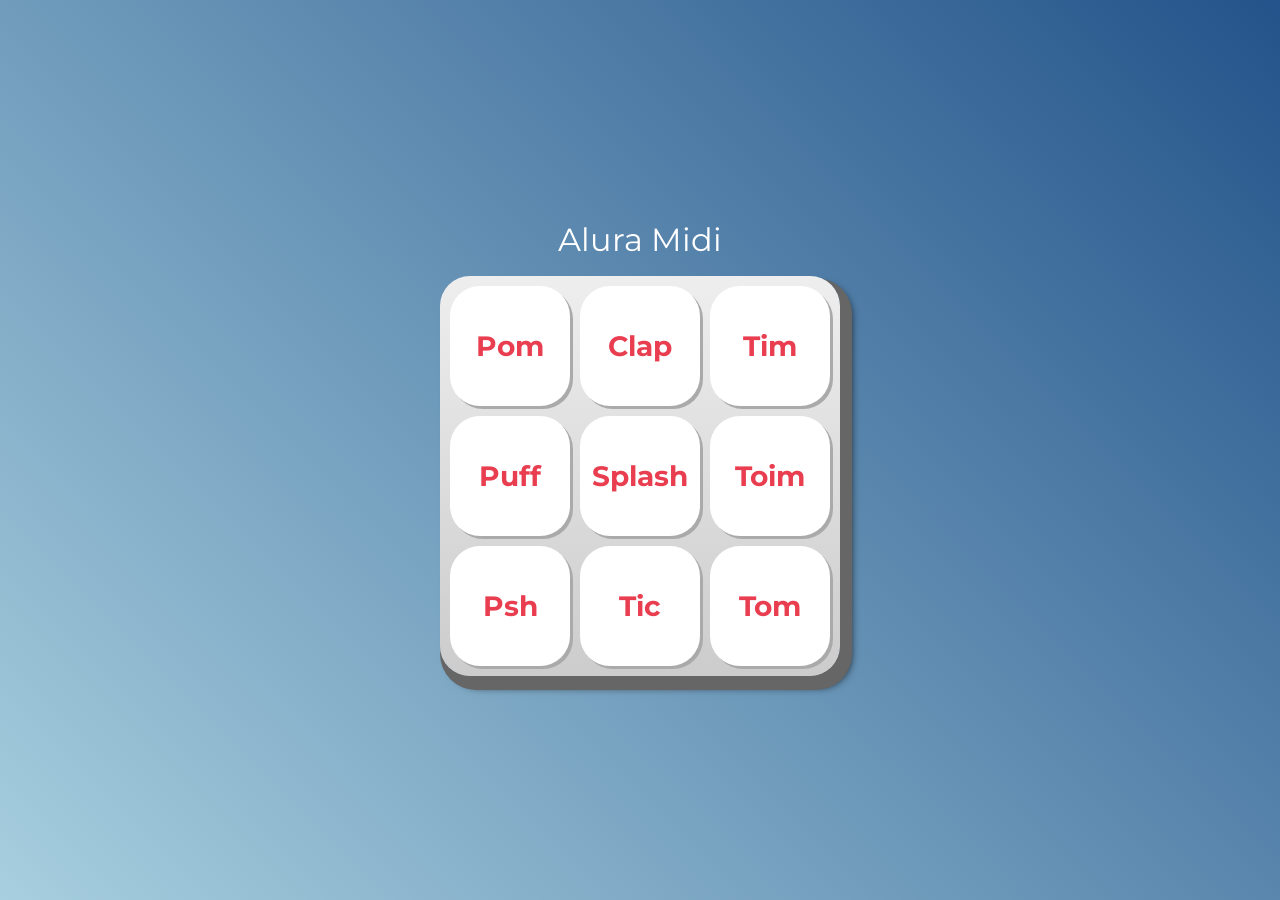
<file: aluramidi/index.html>
<!DOCTYPE html>
<html lang="pt-BR">
<head>
    <meta charset="UTF-8">
    <meta http-equiv="X-UA-Compatible" content="IE=edge">
    <meta name="viewport" content="width=device-width, initial-scale=1.0">

    <title>Alura MIDI</title>

    <link rel="preconnect" href="https://fonts.googleapis.com">
    <link rel="preconnect" href="https://fonts.gstatic.com" crossorigin>
    <link href="https://fonts.googleapis.com/css2?family=Montserrat:wght@500;600&display=swap" rel="stylesheet">

    <link rel="icon" type="image/png" href="images/bateria.png">
    <link rel="stylesheet" href="css/reset.css">
    <link rel="stylesheet" href="css/estilos.css">

</head>
<body>

    <h1>Alura Midi</h1>

    <section class="teclado">
        <button class="tecla tecla_pom">Pom</button>
        <button class="tecla tecla_clap">Clap</button>
        <button class="tecla tecla_tim">Tim</button>

        <button class="tecla tecla_puff">Puff</button>
        <button class="tecla tecla_splash">Splash</button>
        <button class="tecla tecla_toim">Toim</button>

        <button class="tecla tecla_psh">Psh</button>
        <button class="tecla tecla_tic">Tic</button>
        <button class="tecla tecla_tom">Tom</button>
    </section>

    <audio src="sounds/keyq.wav" id="som_tecla_pom"></audio>
    <audio src="sounds/keyw.wav" id="som_tecla_clap"></audio>
    <audio src="sounds/keye.wav" id="som_tecla_tim"></audio>
    <audio src="sounds/keya.wav" id="som_tecla_puff"></audio>
    <audio src="sounds/keys.wav" id="som_tecla_splash"></audio>
    <audio src="sounds/keyd.wav" id="som_tecla_toim"></audio>
    <audio src="sounds/keyz.wav" id="som_tecla_psh"></audio>
    <audio src="sounds/keyx.wav" id="som_tecla_tic"></audio>
    <audio src="sounds/keyc.wav" id="som_tecla_tom"></audio>
    
    <script src="main.js"></script>
</body>
</html>
</file>
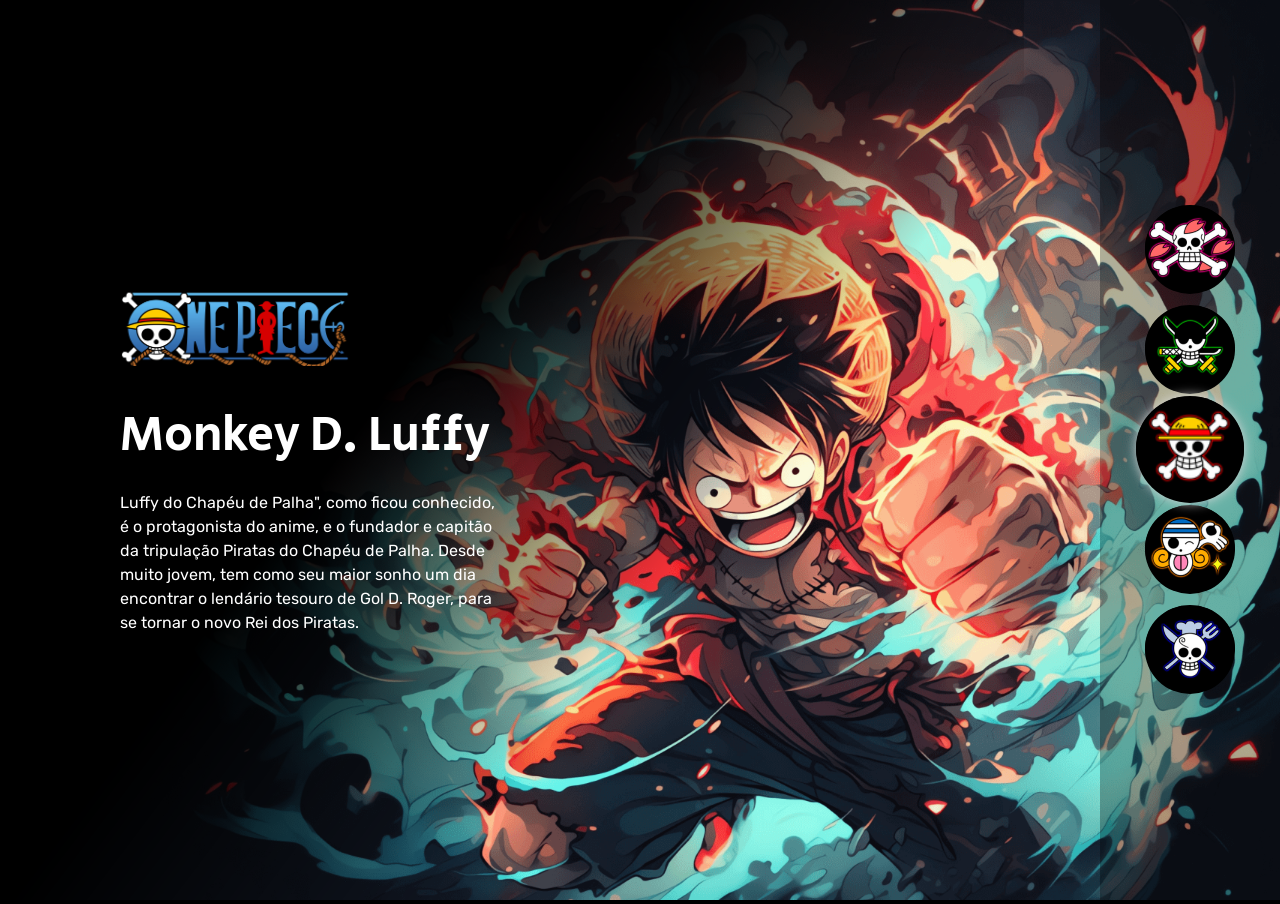
<file: one_piece/index.html>
<!DOCTYPE html>
<html lang="pt-BR">
	<head>
		<meta charset="UTF-8" />
		<meta name="viewport" content="width=device-width, initial-scale=1.0" />

		<link rel="preconnect" href="https://fonts.googleapis.com" />
		<link rel="preconnect" href="https://fonts.gstatic.com" crossorigin />
		<link href="https://fonts.googleapis.com/css2?family=Rubik&family=Secular+One&display=swap" rel="stylesheet" />

		<link rel="stylesheet" href="./src/css/reset.css" />
		<link rel="stylesheet" href="./src/css/estilos.css" />
		<link rel="stylesheet" href="./src/css/responsivo.css" />

		<title>One Piece - Semana do Zero ao Programador Contratado</title>
	</head>

	<body>
		<main class="personagens">
			<div class="personagem">
				<img class="imagem" src="./src/imagens/personagem-tony-chopper.png" alt="Personagem Tony Chopper" />
				<div class="conteudo">
					<i class="logo"></i>
					<h2 class="nome-personagem">Tony Chopper</h2>
					<p class="descricao">Esta pequena rena ganhou a habilidade de mudar sua forma e de pensar como humanos após comer a fruta Hito Hito no Mi. Chopper é um valioso membro da tripulação dos Piratas do Chapéu de Palha, atuando como médico da tripulação.</p>
				</div>
			</div>

			<div class="personagem">
				<img class="imagem" src="./src/imagens/personagem-roronoa-zoro.png" alt="Personagem Roronoa Zoro" />
				<div class="conteudo">
					<i class="logo"></i>
					<h2 class="nome-personagem">Roronoa Zoro</h2>
					<p class="descricao">Primeiro pirata (segundo membro se contarmos com Luffy) a se juntar à tripulação de Piratas do Chapéu de Palha, Zoro aceitou o convite de Luffy após o capitão salvar sua vida.</p>
				</div>
			</div>

			<div class="personagem selecionado">
				<img class="imagem" src="./src/imagens/personagem-monkey-d-luffy.png" alt="Personagem Monkey D. Luffy" />
				<div class="conteudo">
					<i class="logo"></i>
					<h2 class="nome-personagem">Monkey D. Luffy</h2>
					<p class="descricao">Luffy do Chapéu de Palha", como ficou conhecido, é o protagonista do anime, e o fundador e capitão da tripulação Piratas do Chapéu de Palha. Desde muito jovem, tem como seu maior sonho um dia encontrar o lendário tesouro de Gol D. Roger, para se tornar o novo Rei dos Piratas.</p>
				</div>
			</div>

			<div class="personagem">

				<img class="imagem" src="./src/imagens/personagem-nami.png" alt="Personagem Nami" />
				<div class="conteudo">
					<i class="logo"></i>
					<h2 class="nome-personagem">Nami</h2>
					<p class="descricao">órfã de guerra, ainda criança Nami foi adotada por Bell-mère, uma mulher da Marinha. Enquanto crescia ao lado de sua irmã adotiva Nojiko, Nami já demonstrava sua paixão por desenhar mapas, sonhando em um dia fazer o mapa de todo o mundo.</p>
				</div>
			</div>

			<div class="personagem">
				<img class="imagem" src="./src/imagens/personagem-sanji.png" alt="Personagem Sanji" />
				<div class="conteudo">
					<i class="logo"></i>
					<h2 class="nome-personagem">Sanji</h2>
					<p class="descricao">Também conhecido como "Perna Negra" Sanji, este pirata foi o quinto a integrar a tripulação de Luffy. Suas ações como pirata lhe renderam a terceira maior recompensa entre os membros do Chapéu de Palha, além de atuar como cozinheiro oficial do grupo.</p>
				</div>
			</div>
		</main>
		<ul class="botoes">
			<li>
				<button class="botao">
					<img src="./src/imagens/tripulacao-chopper.png" alt="Tripulação Chopper" />
				</button>
			</li>
			<li>
				<button class="botao">
					<img src="./src/imagens/tripulacao-zoro.png" alt="Tripulação Roronoa Zoro" />
				</button>
			</li>
			<li>
				<button class="botao selecionado">
					<img src="./src/imagens/tripulacao-luffy.png" alt="Tripulação Monkey D. Luffy" />
				</button>
			</li>
			<li>
				<button class="botao">
					<img src="./src/imagens/tripulacao-nami.png" alt="Tripulação Nami" />
				</button>
			</li>
			<li>
				<button class="botao">
					<img src="./src/imagens/tripulacao-sanji.png" alt="Tripulação Sanji" />
				</button>
			</li>
		</ul>

		<script src="./src/js/index.js"></script>
	</body>
</html>
</file>
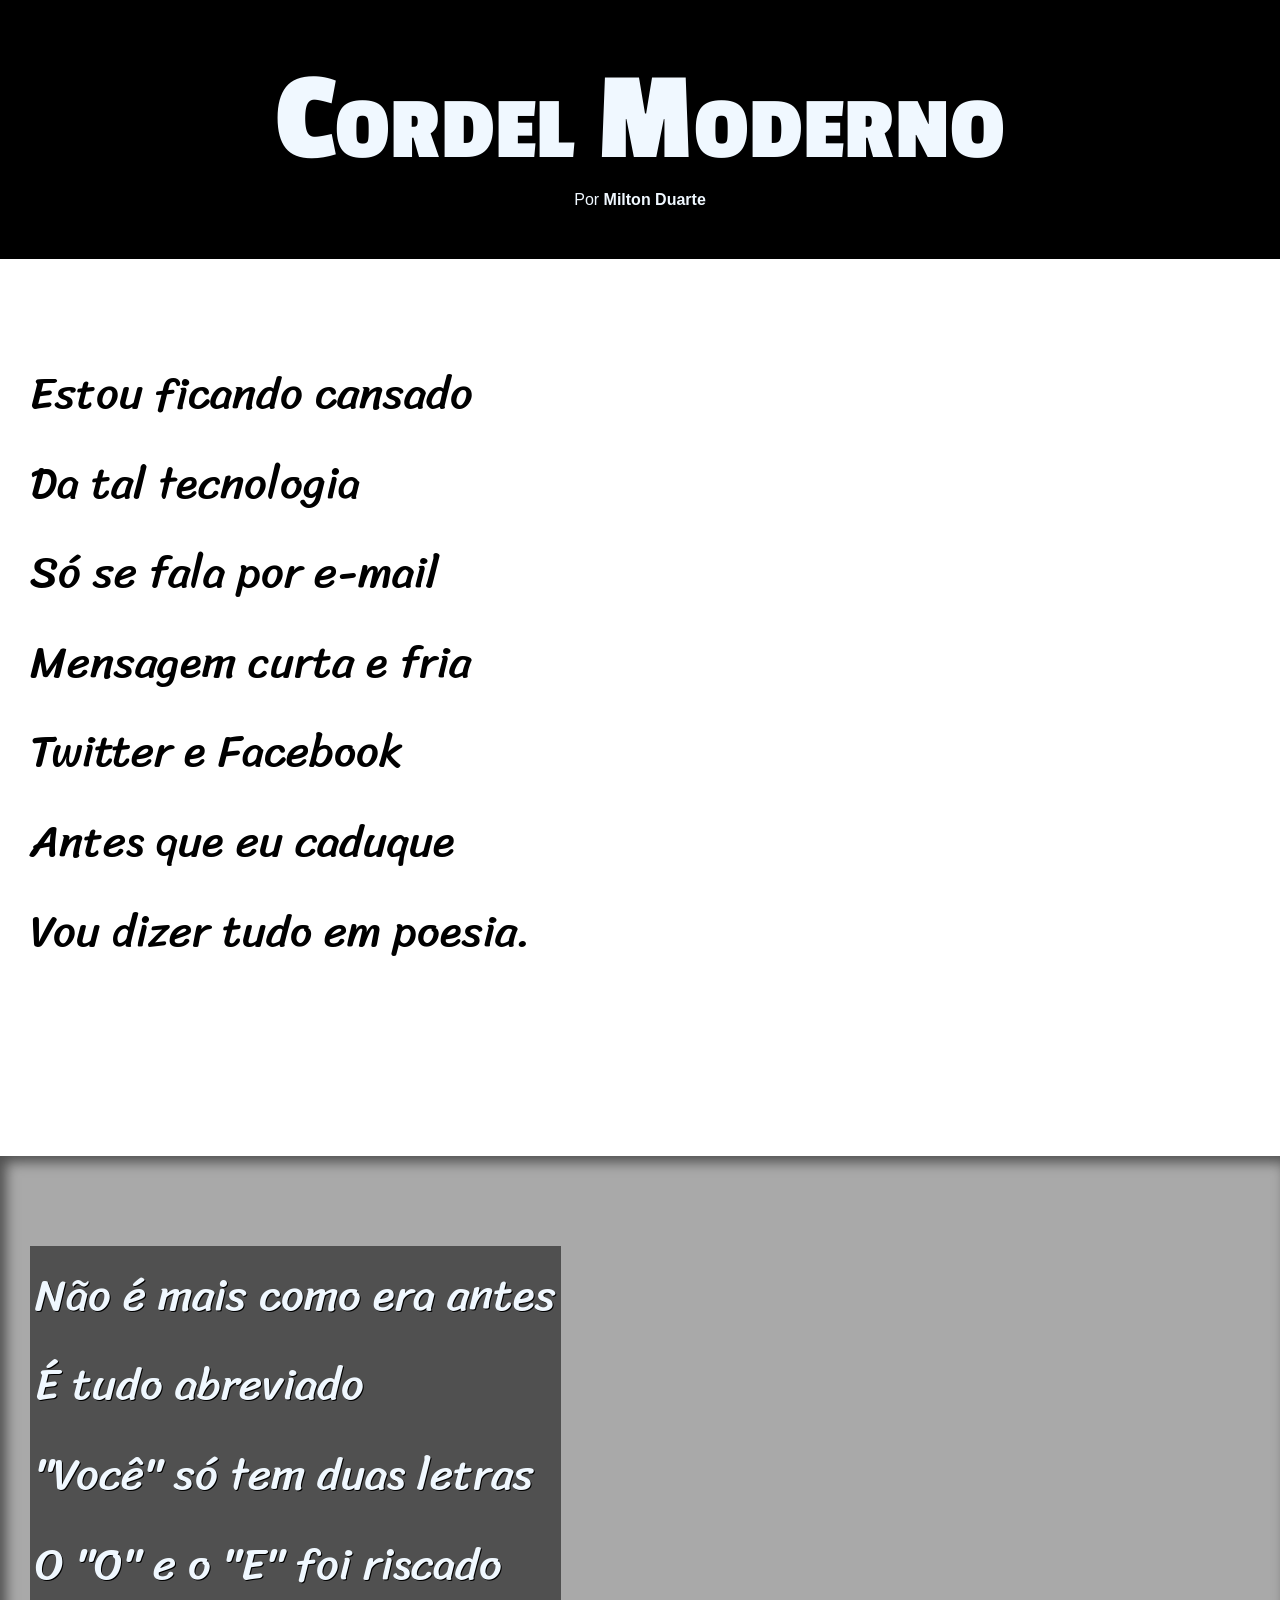
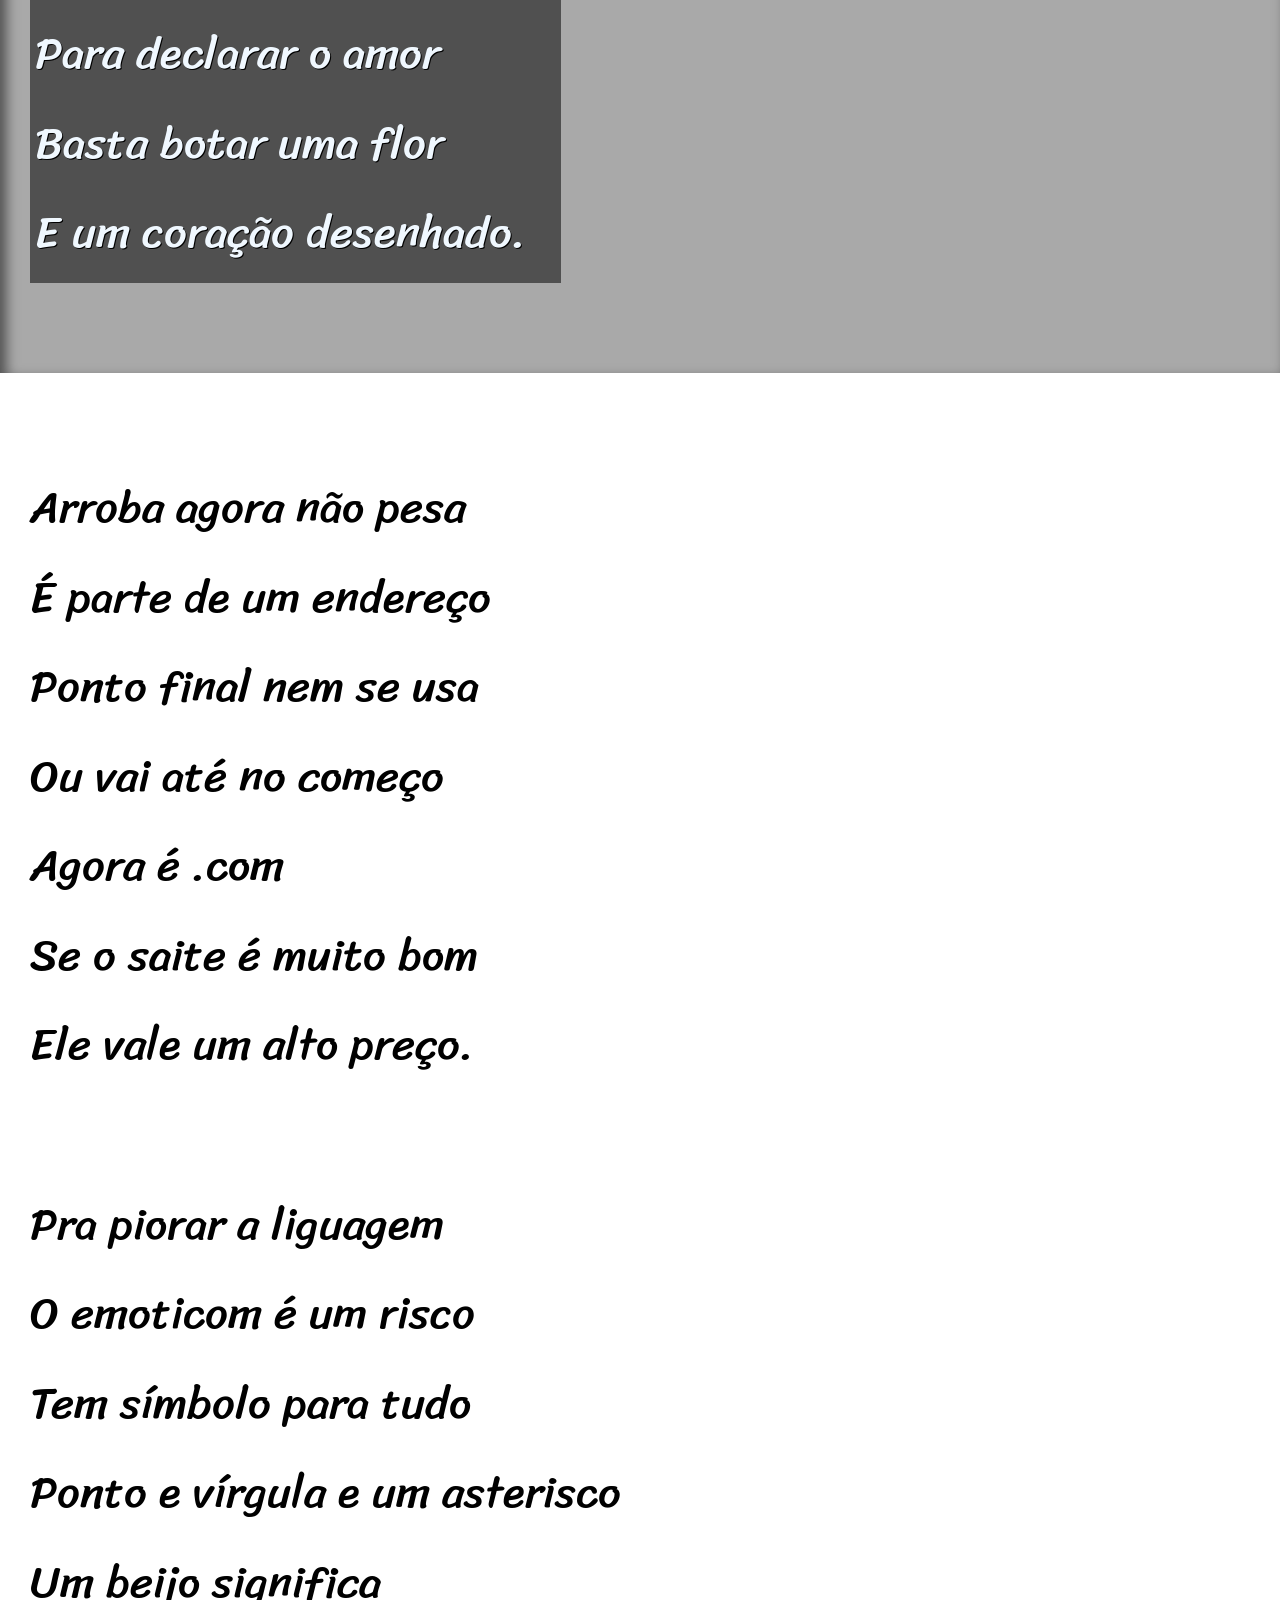
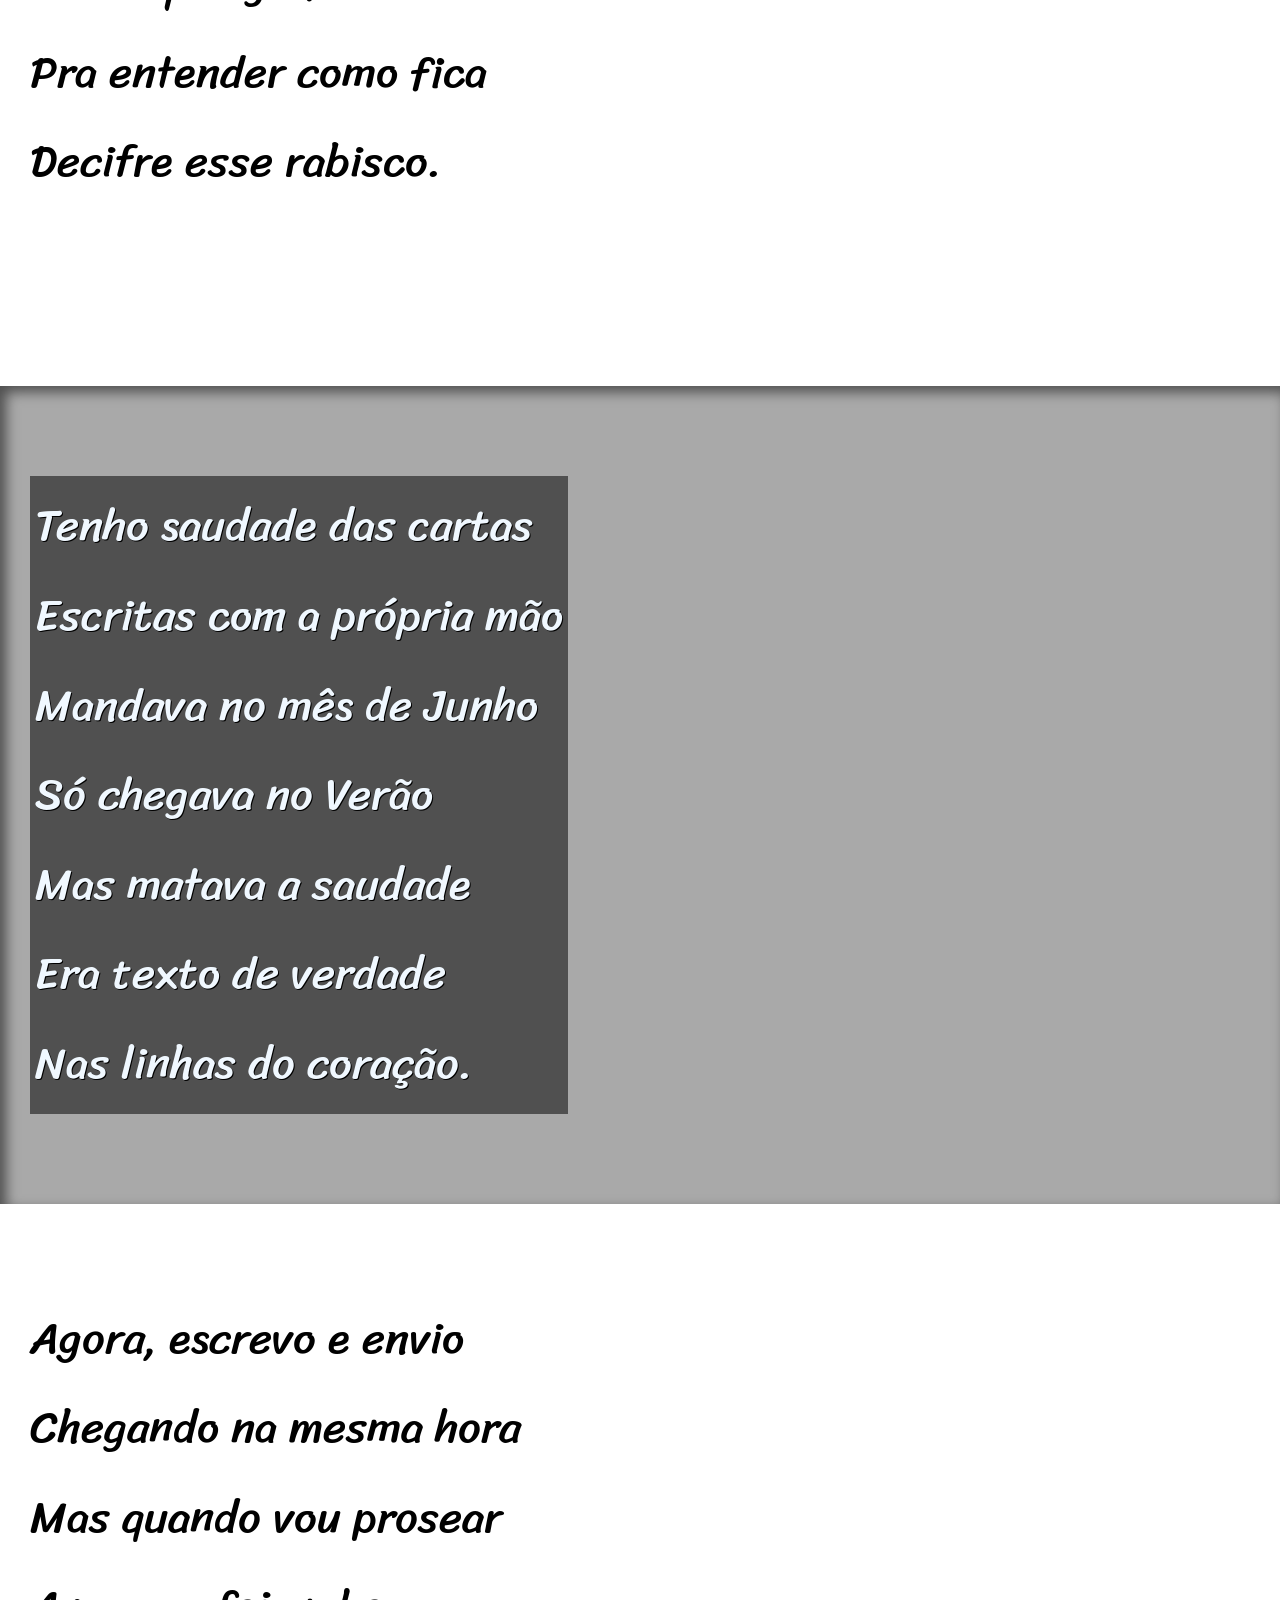
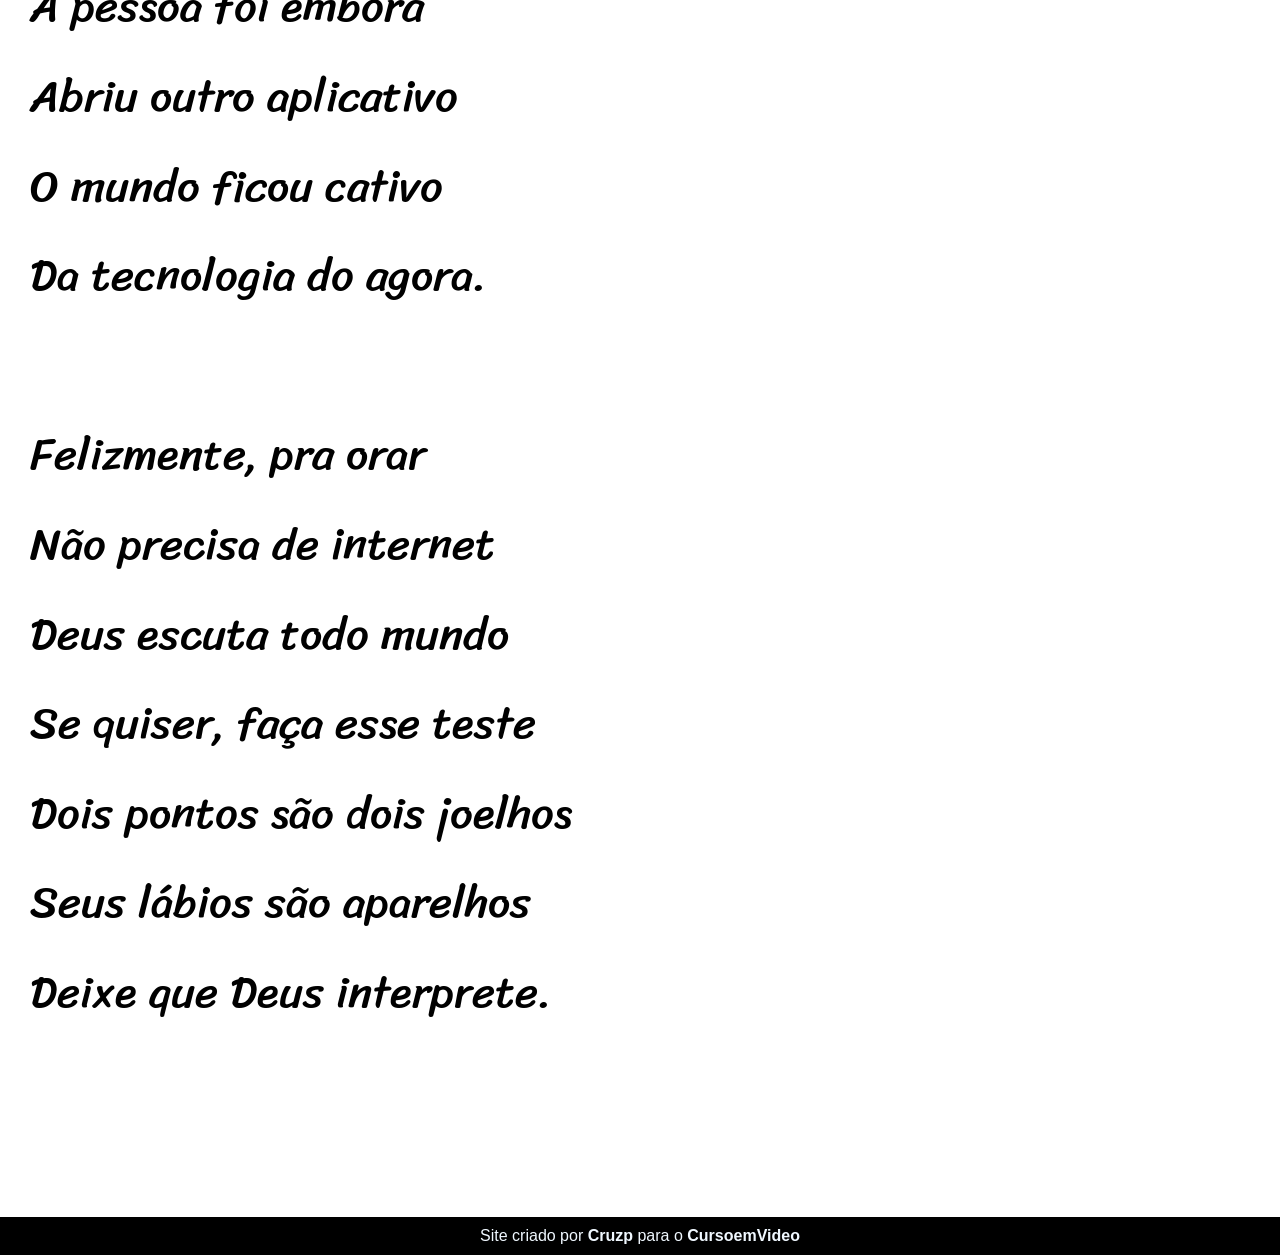
<file: projeto-site-cordel/index.html>
<!DOCTYPE html>
<html lang="ptbr">
<head>
    <meta charset="UTF-8">
    <meta http-equiv="X-UA-Compatible" content="IE=edge">
    <meta name="viewport" content="width=device-width, initial-scale=1.0">
    <title>Cordel Moderno</title>
    <link rel="stylesheet" href="style.css">
    <link rel="shortcut icon" href="imagens/favicon-32x32.png" type="image/x-icon">
</head>
<body>
    <header>
        <h1>Cordel Moderno</h1>
        <p>Por <a href="https://www.recantodasletras.com.br/poesias/3186743" target="_blank">Milton Duarte</a></p>

    </header>

    <section class="text">
        <p>
            Estou ficando cansado <br>
            Da tal tecnologia <br>
            Só se fala por e-mail <br>
            Mensagem curta e fria <br>
            Twitter e Facebook <br>
            Antes que eu caduque <br>
            Vou dizer tudo em poesia. <br>   
        </p>
    </section>
    <section class="image" id="img01">
        <p>
            Não é mais como era antes <br>
            É tudo abreviado <br>
            "Você" só tem duas letras <br>
            O "O" e o "E" foi riscado <br>
            Para declarar o amor <br>
            Basta botar uma flor <br>
            E um coração desenhado. <br>
        </p>
    </section>
    <section class="text">
        <p>
            Arroba agora não pesa <br>
            É parte de um endereço <br>
            Ponto final nem se usa <br>
            Ou vai até no começo <br>
            Agora é .com <br>
            Se o saite é muito bom <br>
            Ele vale um alto preço. <br>
        </p>
        <p>    
            Pra piorar a liguagem <br>
            O emoticom é um risco <br>
            Tem símbolo para tudo <br>
            Ponto e vírgula e um asterisco <br>
            Um beijo significa <br>
            Pra entender como fica <br>
            Decifre esse rabisco. <br>
        </p>
    </section>
    <section class="image" id="img02">
        <p>
            Tenho saudade das cartas <br>
            Escritas com a própria mão <br>
            Mandava no mês de Junho <br>
            Só chegava no Verão <br>
            Mas matava a saudade <br>
            Era texto de verdade <br>
            Nas linhas do coração.  <br>
        </p>
    </section>
    <section class="text">
        <p>
            Agora, escrevo e envio <br>
            Chegando na mesma hora <br>
            Mas quando vou prosear <br>
            A pessoa foi embora <br>
            Abriu outro aplicativo <br>
            O mundo ficou cativo <br>
            Da tecnologia do agora. <br>
        </p>
        <p>    
            Felizmente, pra orar <br>
            Não precisa de internet <br>
            Deus escuta todo mundo <br>
            Se quiser, faça esse teste <br>
            Dois pontos são dois joelhos <br>
            Seus lábios são aparelhos <br>
            Deixe que Deus interprete. 
        </p>
    </section>
    <footer>
        <p>Site criado por <a href="https://github.com/cruzpdev" target="_blank">Cruzp</a> para o <a href="https://www.cursoemvideo.com/" target="_blank">CursoemVideo</a></p>
    </footer>
</body>
</html>
</file>
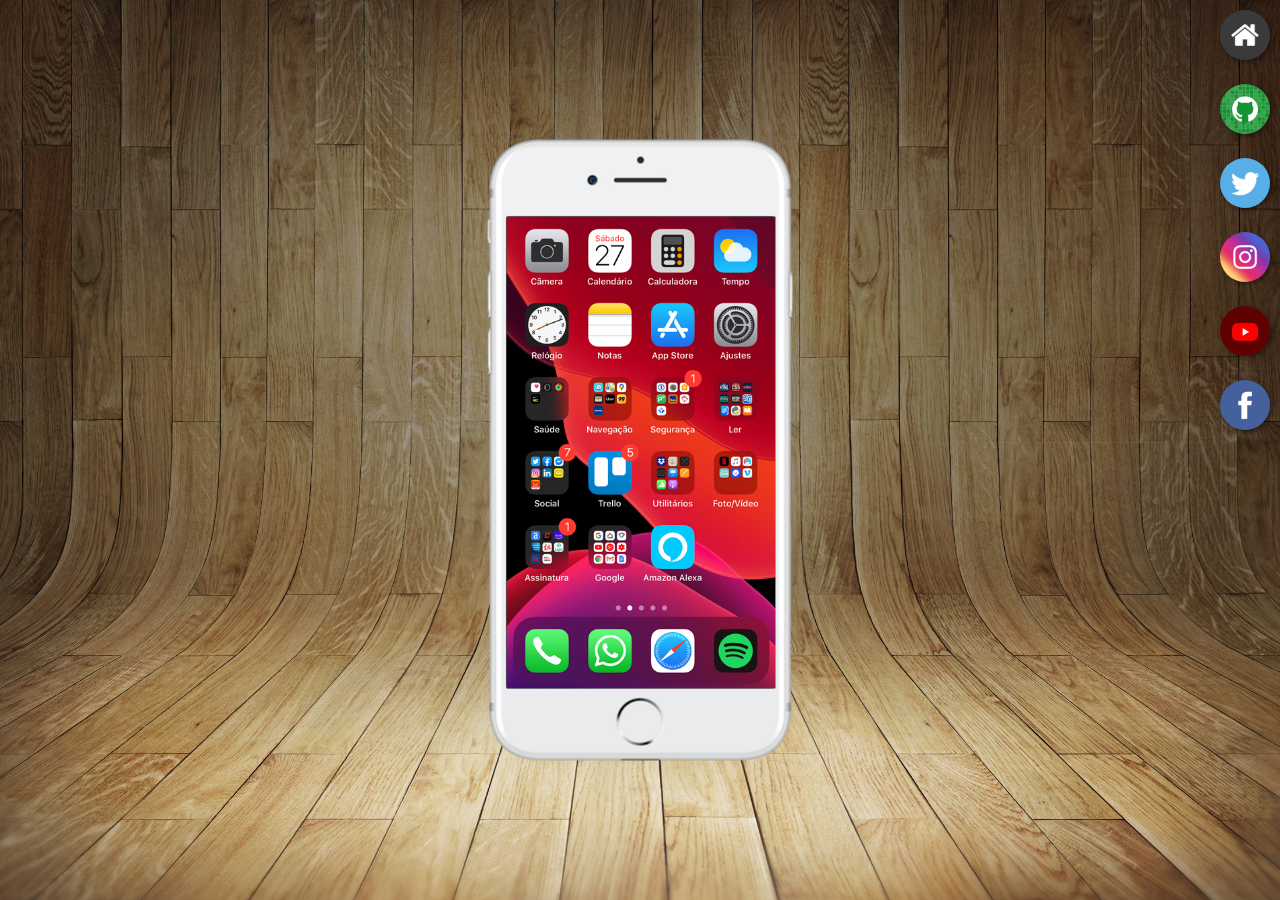
<file: projeto-social/index.html>
<!DOCTYPE html>
<html lang="ptbr">

<head>
    <meta charset="UTF-8">
    <meta http-equiv="X-UA-Compatible" content="IE=edge">
    <meta name="viewport" content="width=device-width, initial-scale=1.0">
    <title>Projeto Redes Sociais</title>
    <link rel="stylesheet" href="estilos/style.css">
    <link rel="shortcut icon" href="favicon.ico" type="image/x-icon">
</head>

<body>
    <main>
       
        <section id="celular">
            <iframe src="home.html" frameborder="0" name="tela" id="tela">
                Seu navegador não é compatível com isso
            </iframe>
        </section>
       
        <section id="redes">
           <a href="home.html" target="tela"><img src="imagens/logo-home.jpg" alt="Home"></a> <br>
           <a href="github.html" target="tela"><img src="imagens/logo-github.jpg" alt="Github"></a> <br>
           <a href="twitter.html" target="tela"><img src="imagens/logo-twitter.jpg" alt="Twitter"></a> <br>
           <a href="instagram.html" target="tela"><img src="imagens/logo-instagram.jpg" alt="Instagram"></a> <br>
           <a href="youtube.html" target="tela"><img src="imagens/logo-youtube.jpg" alt="YouTube"></a> <br>
           <a href="facebook.html" target="tela"><img src="imagens/logo-facebook.jpg" alt="Facebook"></a> 
        </section>
    </main>
</body>

</html>
</file>
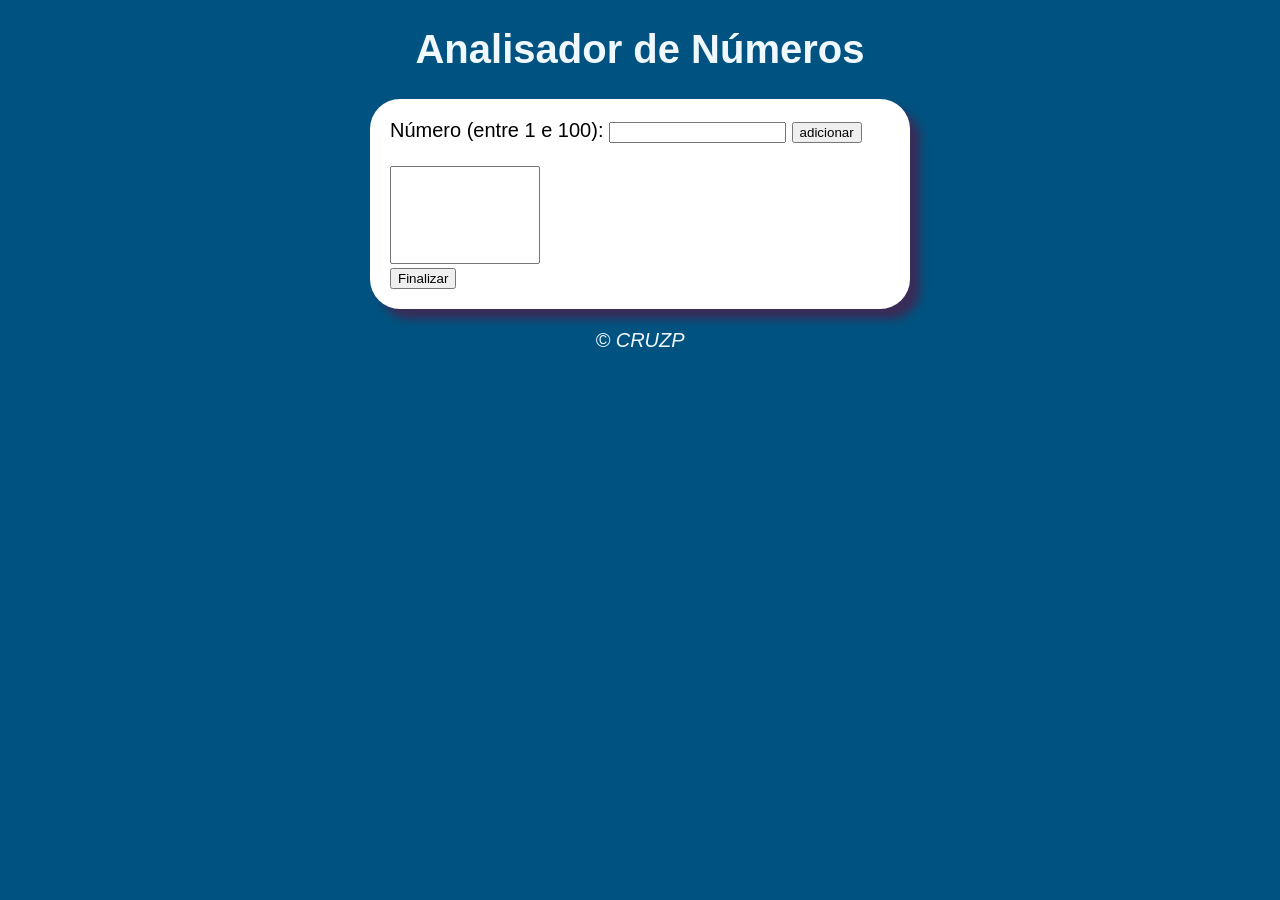
<file: analisador de números/modelo copy.html>
<!DOCTYPE html>
<html lang="pt-br">
<head>
    <meta charset="UTF-8">
    <meta http-equiv="X-UA-Compatible" content="IE=edge">
    <meta name="viewport" content="width=device-width, initial-scale=1.0">
    <title>modelo</title>
    <link rel="stylesheet" href="parteestilo copy.css">
</head>
<body>
    <header>
        <h1>Analisador de Números</h1>
    </header>
    
    <section>
        <div>
             Número (entre 1 e 100):
             <input type="number" name="txtn" id="txtn"> 
             <input type="button" value="adicionar" onclick= "adicionar()">
             <br><br><select name="lista" id="lista" size="6"></select>
             <br><input type="button" value="Finalizar" onclick="finalizar()">
             
        </div>
        <div id = 'res'>
            
        </div>
    </section>

    <footer>
        <p>&copy CRUZP</p>
    </footer>
    
    <script src="partejs.js"></script>
</body>
  
</html>
</file>
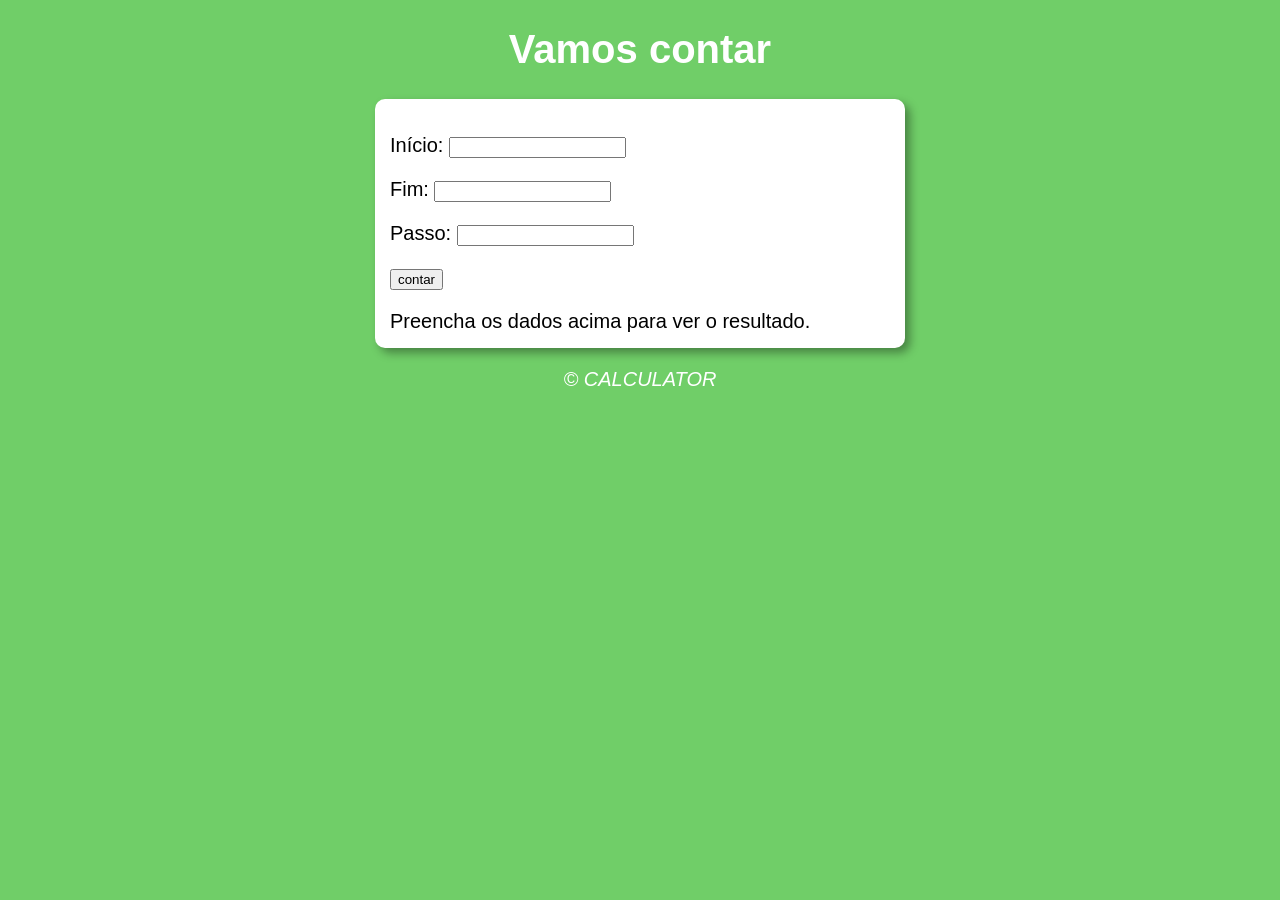
<file: contador com passos js/modelo copy.html>
<!DOCTYPE html>
<html lang="pt-br">
<head>
    <meta charset="UTF-8">
    <meta http-equiv="X-UA-Compatible" content="IE=edge">
    <meta name="viewport" content="width=device-width, initial-scale=1.0">
    <title>Document</title>
    <link rel="stylesheet" href="style copy.css">
</head>
<body>
    <header>
        <h1>Vamos contar</h1>
    </header>
    <section>
        <div id ="dados">
           <p> Início: <input type="number" name="inicio" id="txtn1"> </p>
           <p> Fim: <input type="number" name="fim" id="txtn2"></p>
           <p> Passo: <input type="number" name="passo" id="txtp"> </p>
           <p> <input type ="button" value="contar" onclick="verificar()">
        </p>
            
        </div>
        <div id ="res">
            Preencha os dados acima para ver o resultado.
        </div>
    </section>
    <footer>
        <p>&copy; CALCULATOR</p>
    </footer>
    <script src="script copy.js"></script>
</body>
</html>
</file>
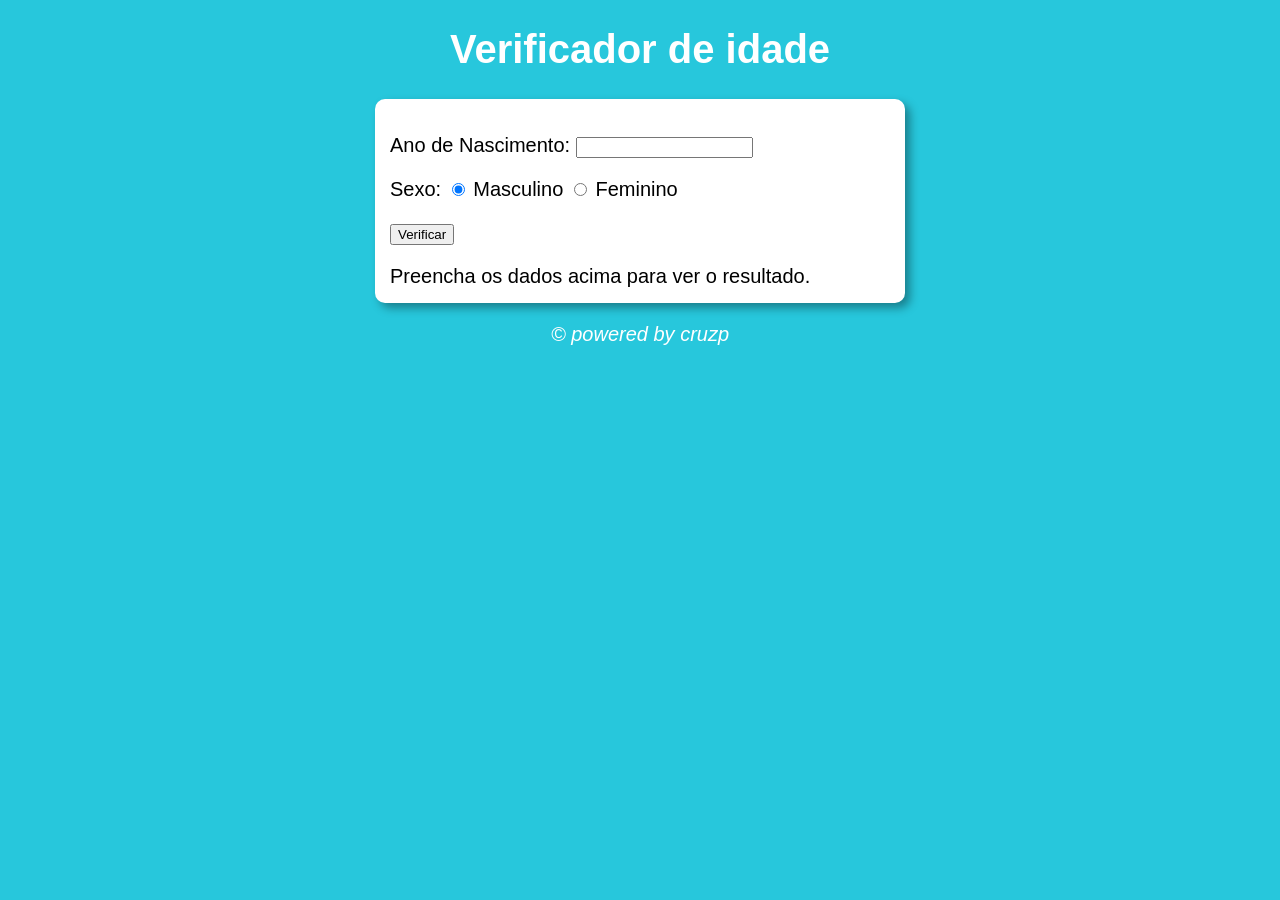
<file: ex015 verificador de idade/modelo.html>
<!DOCTYPE html>
<html lang="pt-br">
<head>
    <meta charset="UTF-8">
    <meta http-equiv="X-UA-Compatible" content="IE=edge">
    <meta name="viewport" content="width=device-width, initial-scale=1.0">
    <title>Verificador de idade</title>
    <link rel="stylesheet" href="style.css">
</head>
<body>
    <header>
        <h1>Verificador de idade</h1>
    </header>
    <section>
        <div>
            <p>Ano de Nascimento:
                <input type="number" name="txtano" id="txtano" min="0">
            </p>
            <p>Sexo:
                <input type="radio" name="radsex" id="mas" checked>
                <label for="mas">Masculino</label> 
                <input type="radio" name="radsex" id="fem">
                <label for="fem">Feminino</label>
            </p>
            <p>
                <input type="button" value="Verificar" onclick="verificar()"> 
            </p>
        </div>
        <div id ="res">
            Preencha os dados acima para ver o resultado.
        </div>
    </section>
    <footer>
        <p>&copy; powered by cruzp</p>
    </footer>
    <script src="script.js"></script>
</body>
</html>
</file>
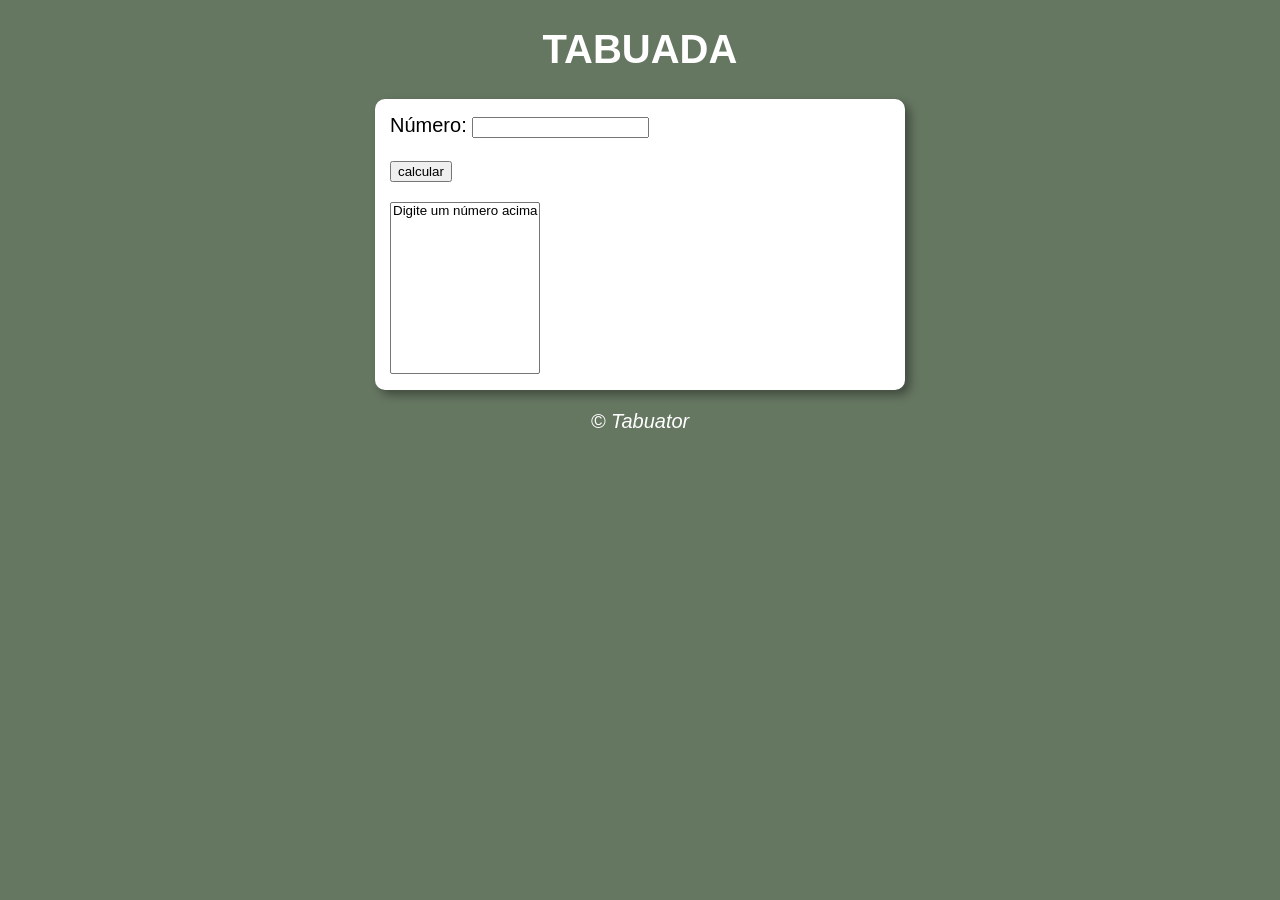
<file: ex017 calculadora/modelo copy.html>
<!DOCTYPE html>
<html lang="pt-br">
<head>
    <meta charset="UTF-8">
    <meta http-equiv="X-UA-Compatible" content="IE=edge">
    <meta name="viewport" content="width=device-width, initial-scale=1.0">
    <title>Document</title>
    <link rel="stylesheet" href="style copy.css">
</head>
<body>
    <header>
        <h1>TABUADA</h1>
    </header>
    <section>
        <div>
            Número: <input type="number" name="numero" id="ntxt">
            <p><input type="button" value="calcular" onclick="calcular()" ></p>
        </div>
        <div>
            <select name="lista" id="listatxt" size ='10'>
                <option>Digite um número acima</option>
            </select>
            
        </div>
    </section>
    <footer>
        <p>&copy; Tabuator</p>
    </footer>
    <script src="script copy.js"></script>
</body>
</html>
</file>
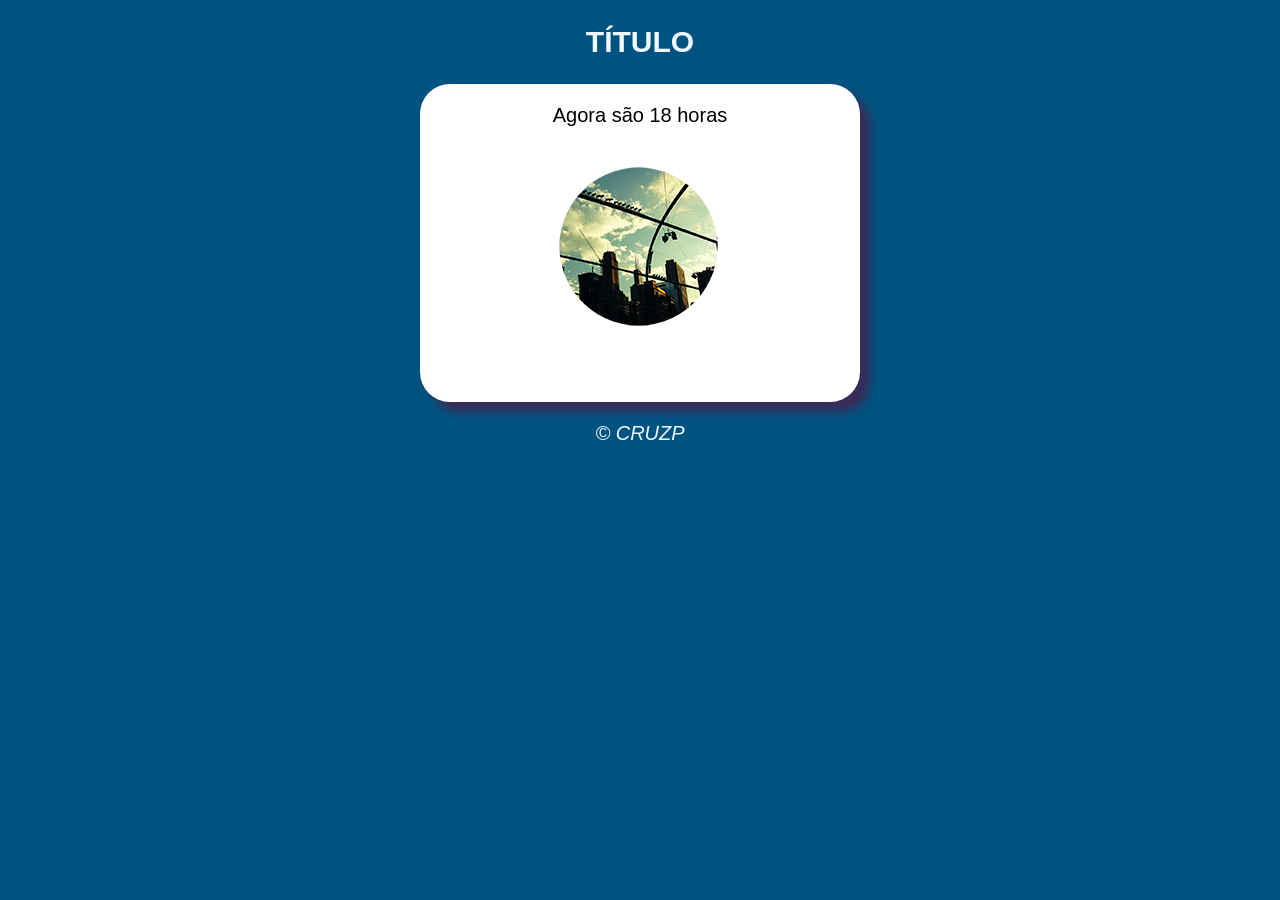
<file: ex1 pag dinamica relogio/modelo.html>
<!DOCTYPE html>
<html lang="pt-br">
<head>
    <meta charset="UTF-8">
    <meta http-equiv="X-UA-Compatible" content="IE=edge">
    <meta name="viewport" content="width=device-width, initial-scale=1.0">
    <title>modelo</title>
    <link rel="stylesheet" href="parteestilo.css">
</head>
<body onload = 'carregar()'>
    <header>
        <h2>TÍTULO</h2>
    </header>
    
    <section>
        <div id = 'msg'>
            trocar mensagem usando js
        </div>
        <div>
            <img id="foto" src="manha.png" alt="">
        </div>
    </section>

    <footer>
        <p>&copy CRUZP</p>
    </footer>
    
    <script src="partejs.js"></script>
</body>
  
</html>
</file>
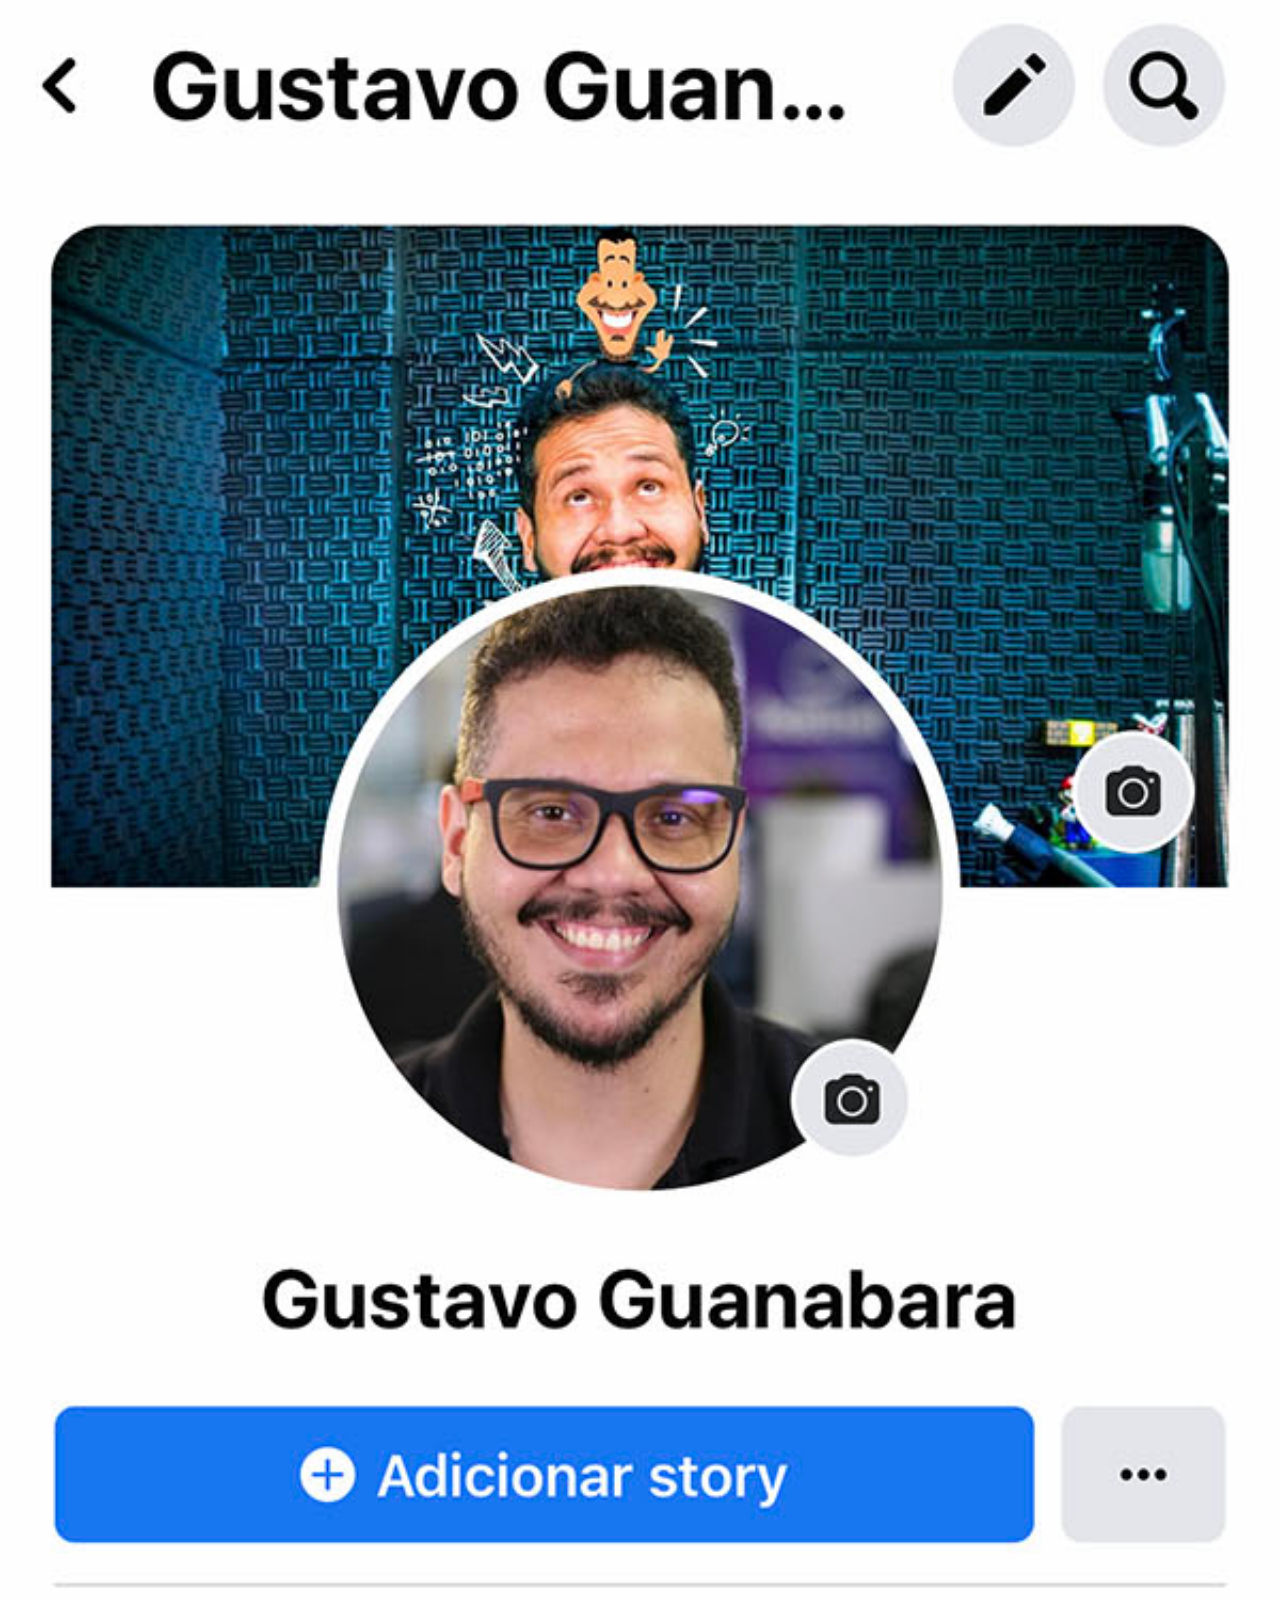
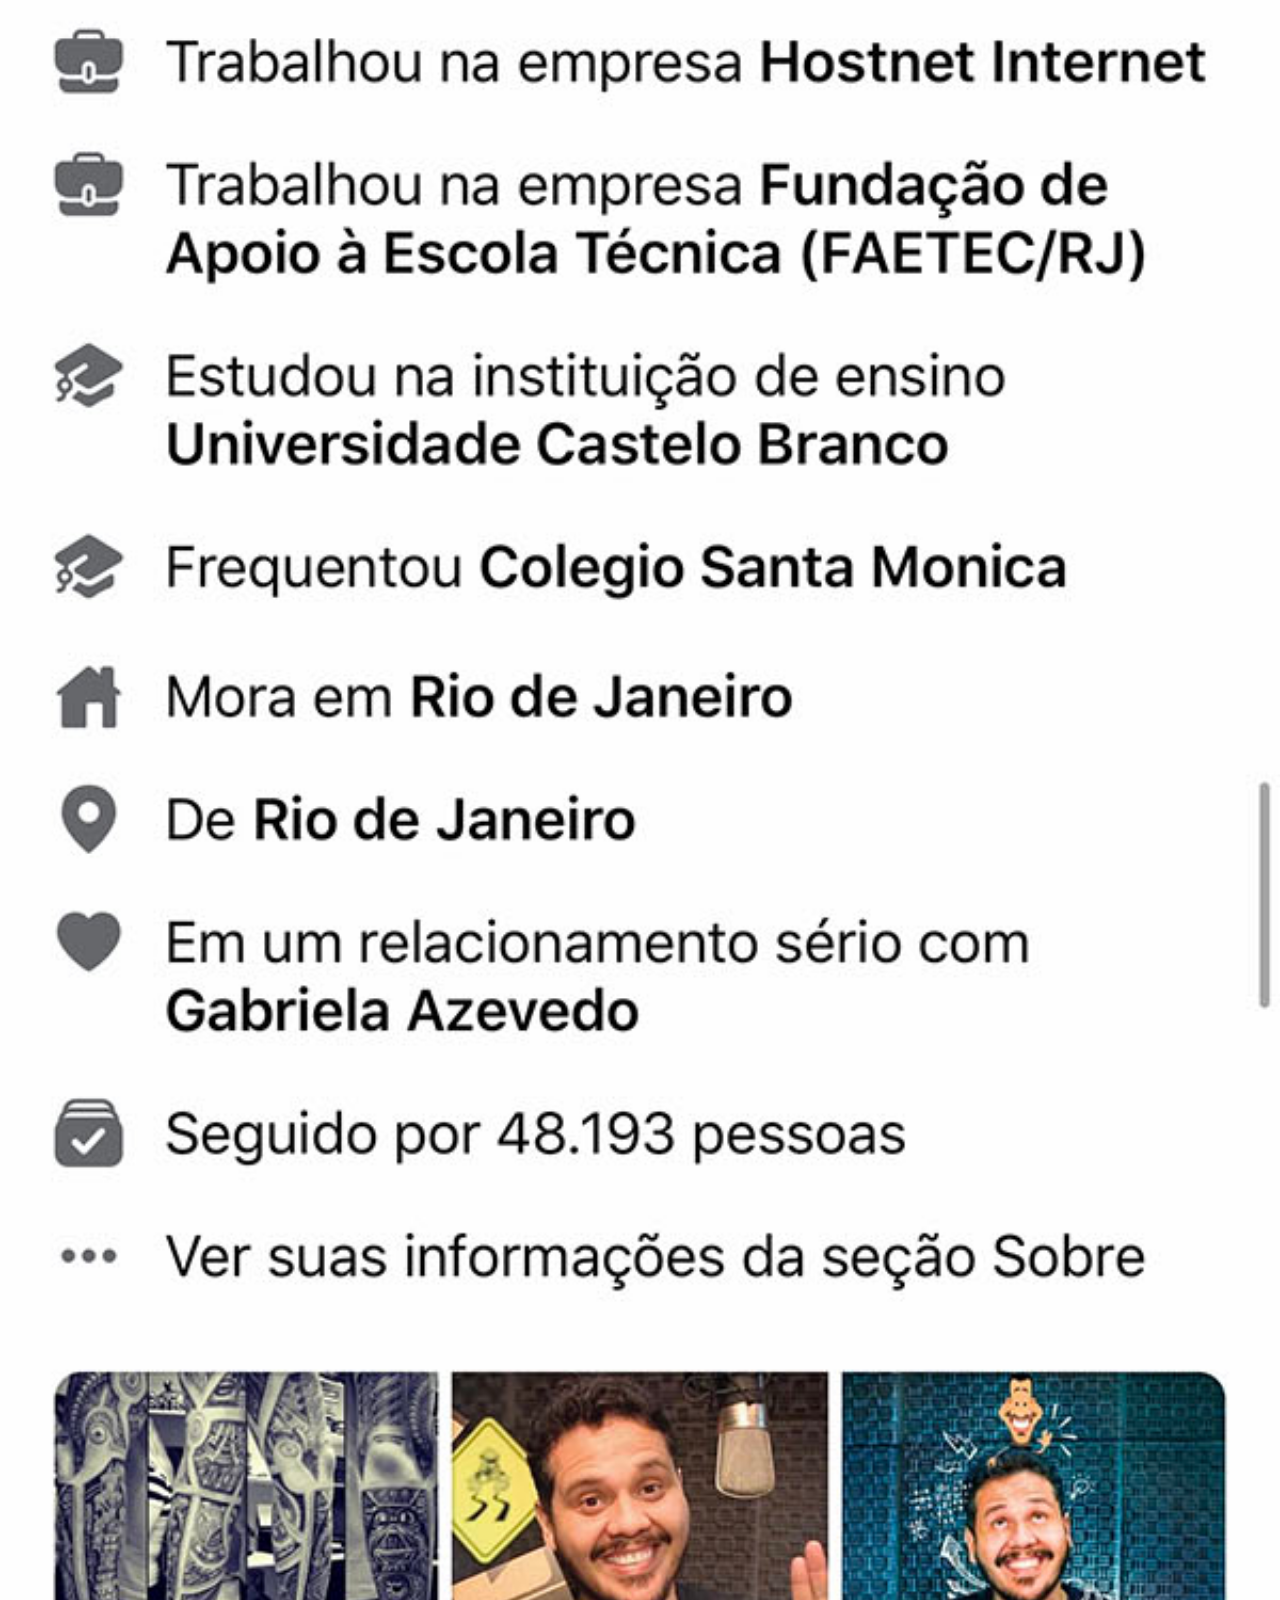
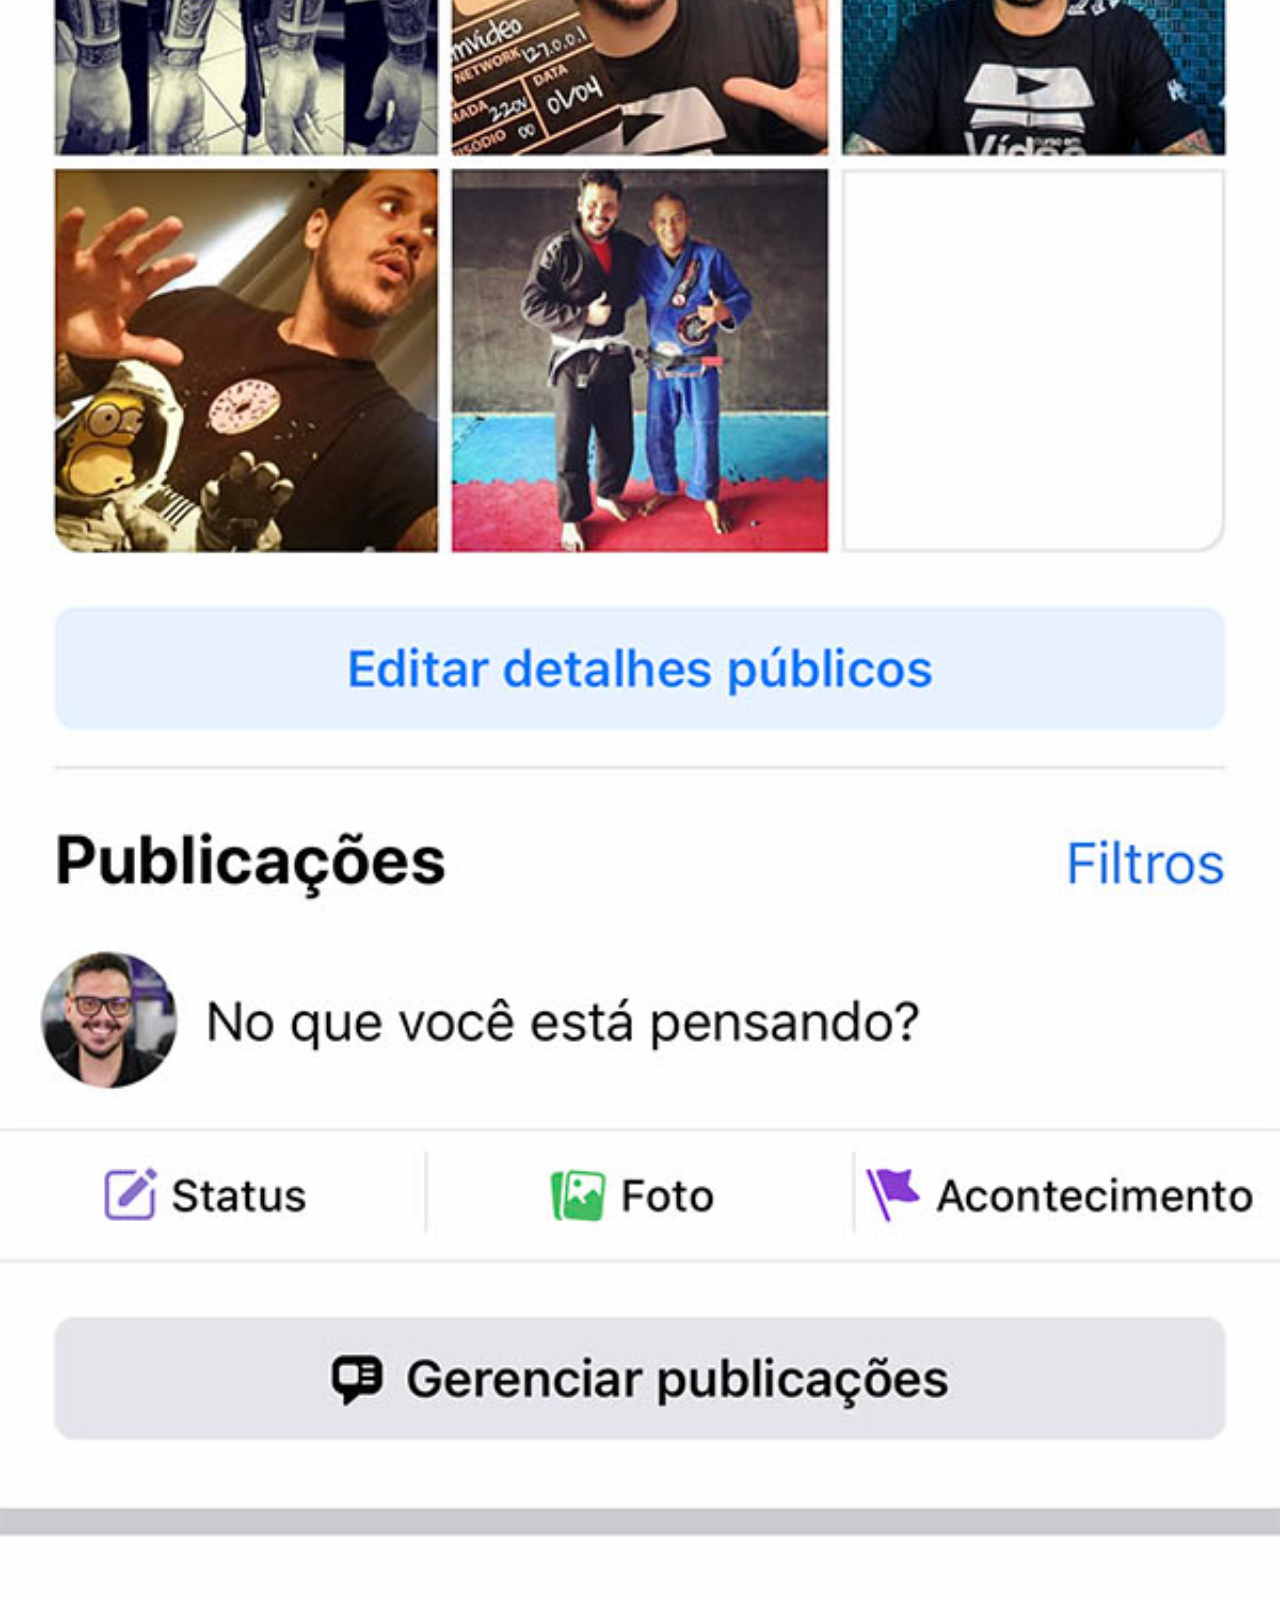
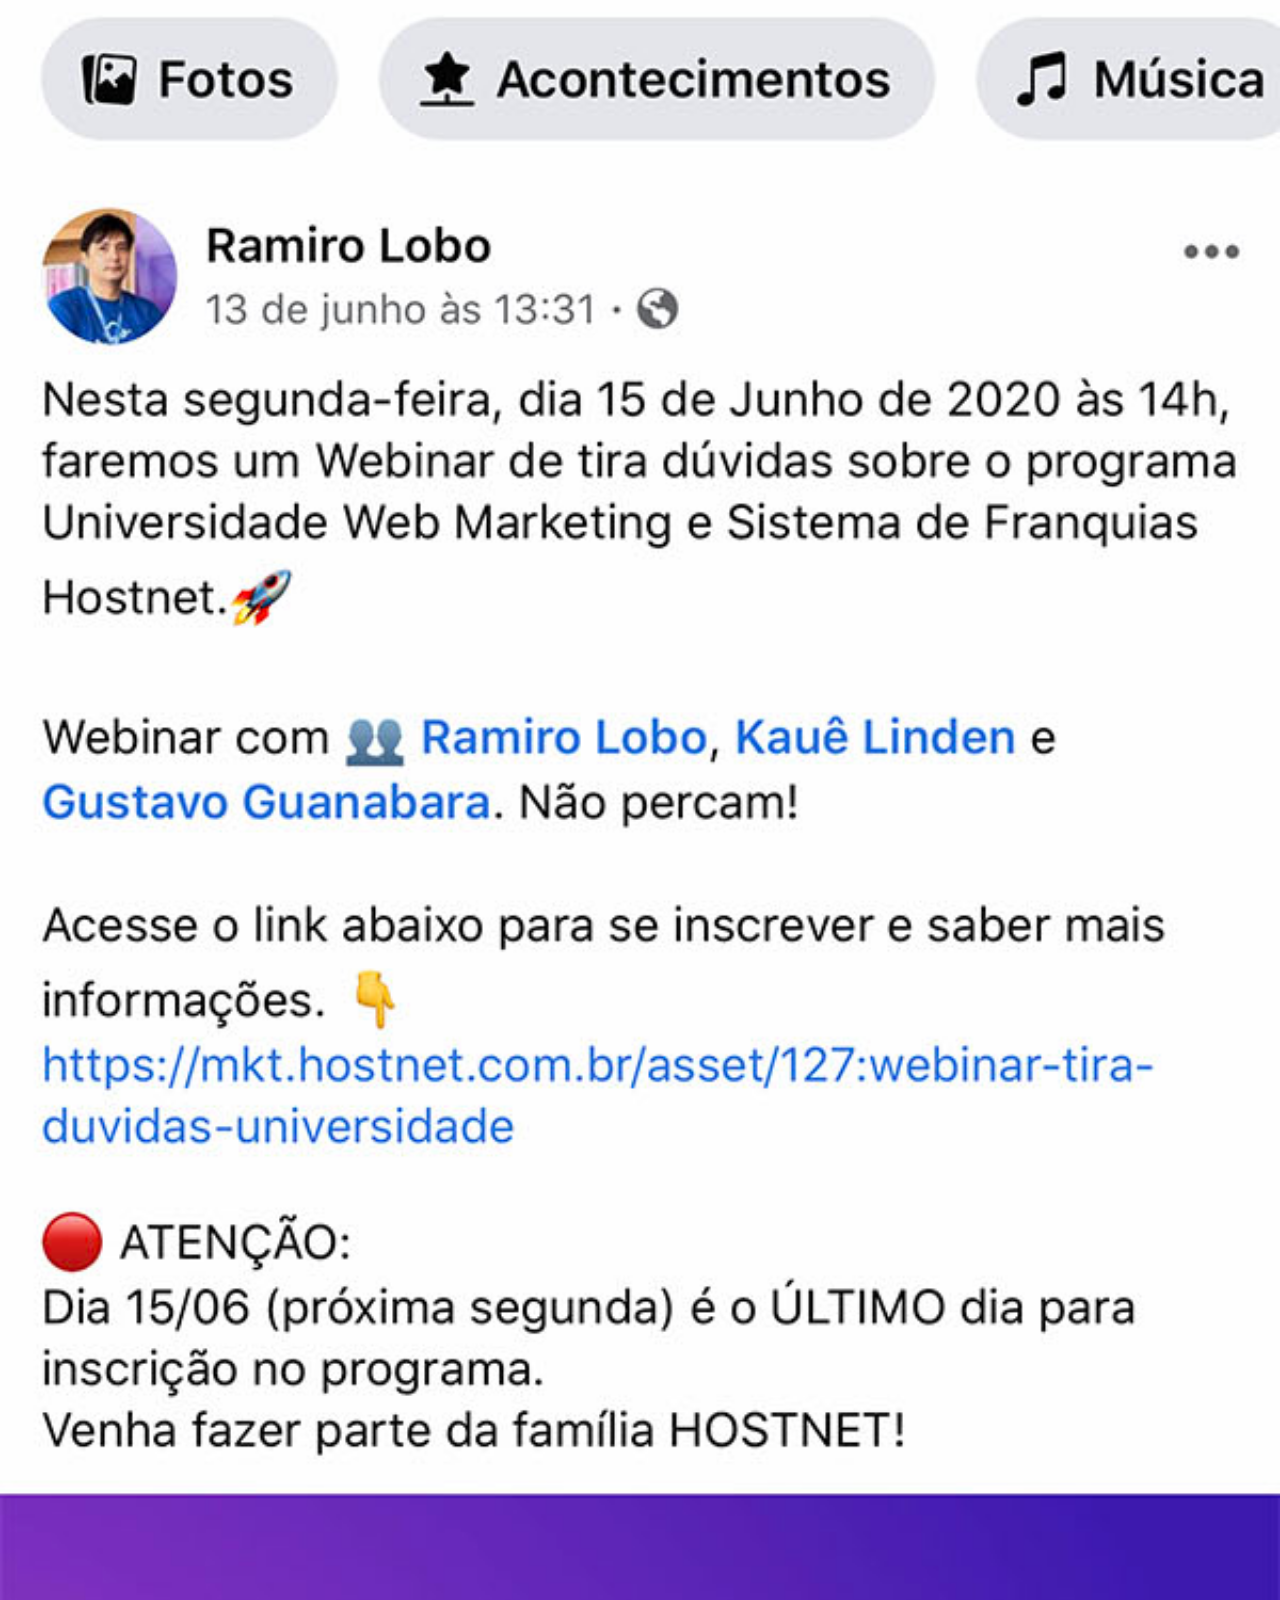
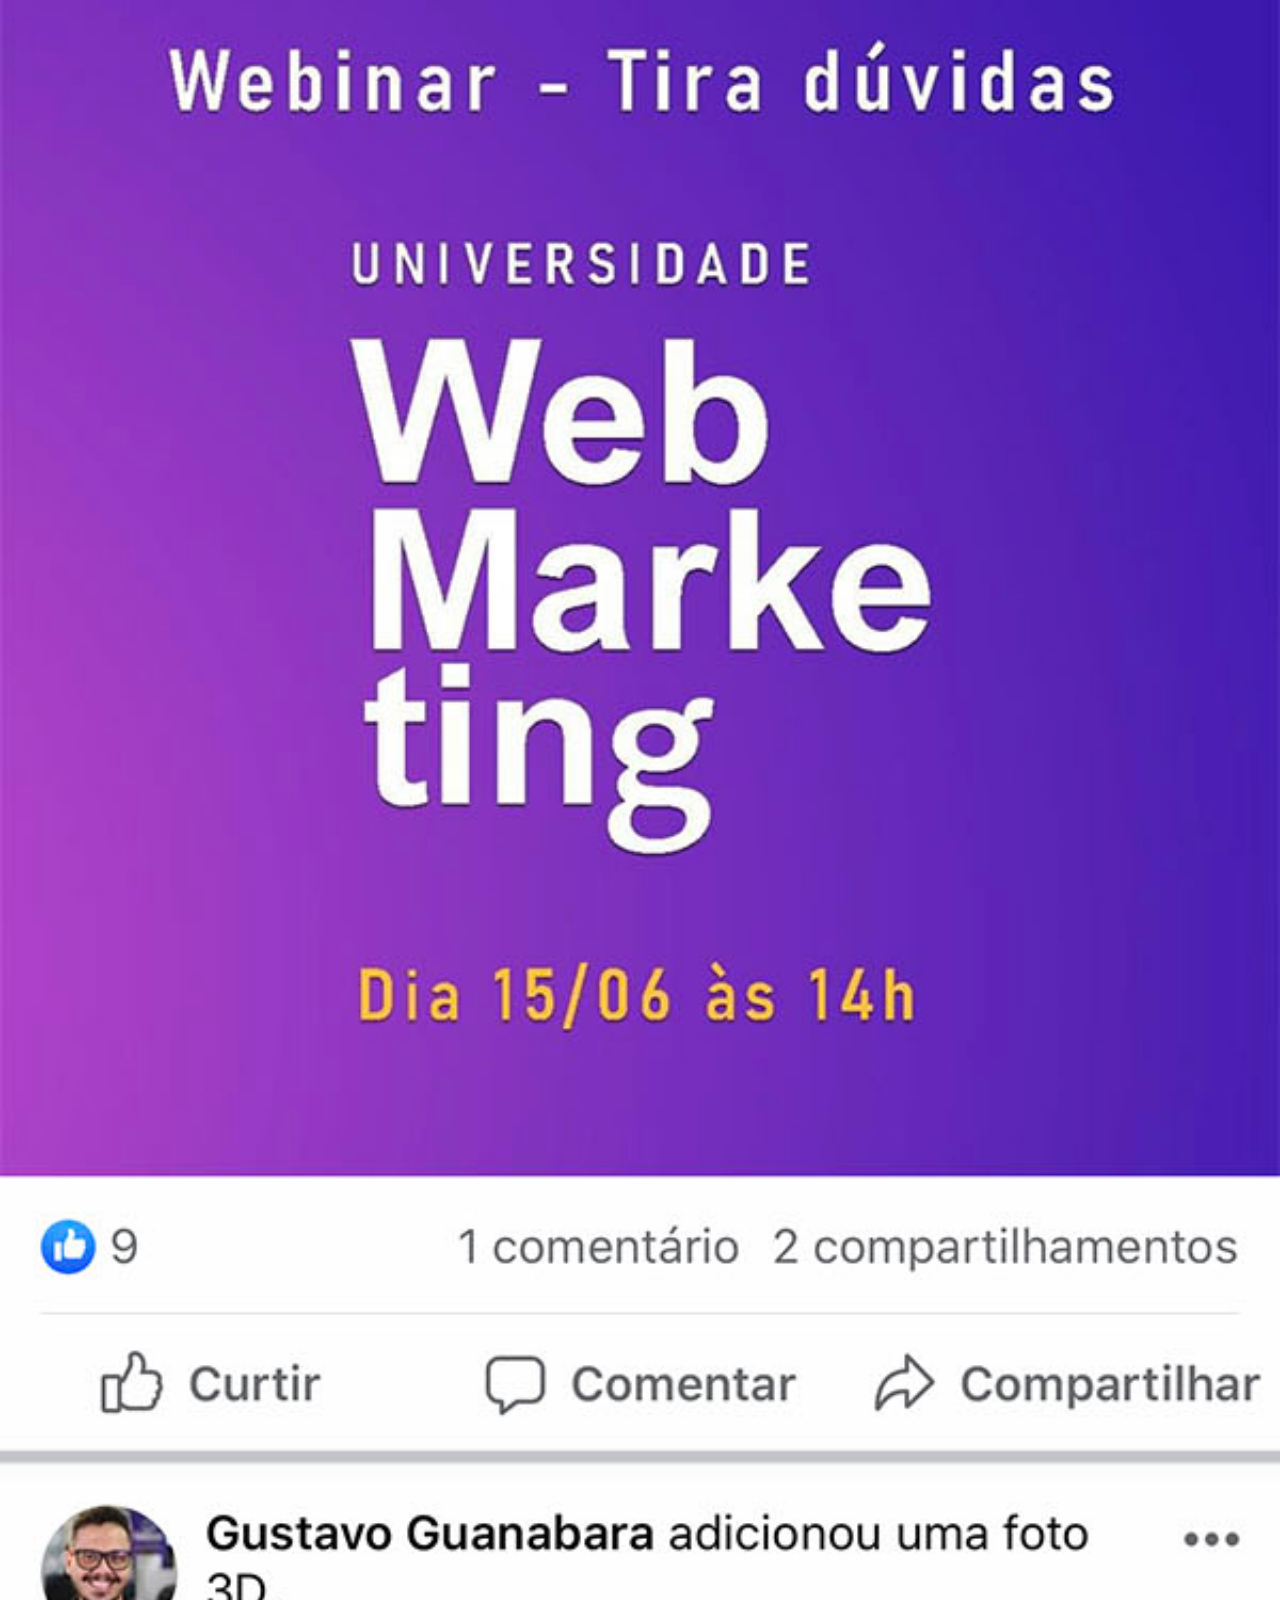
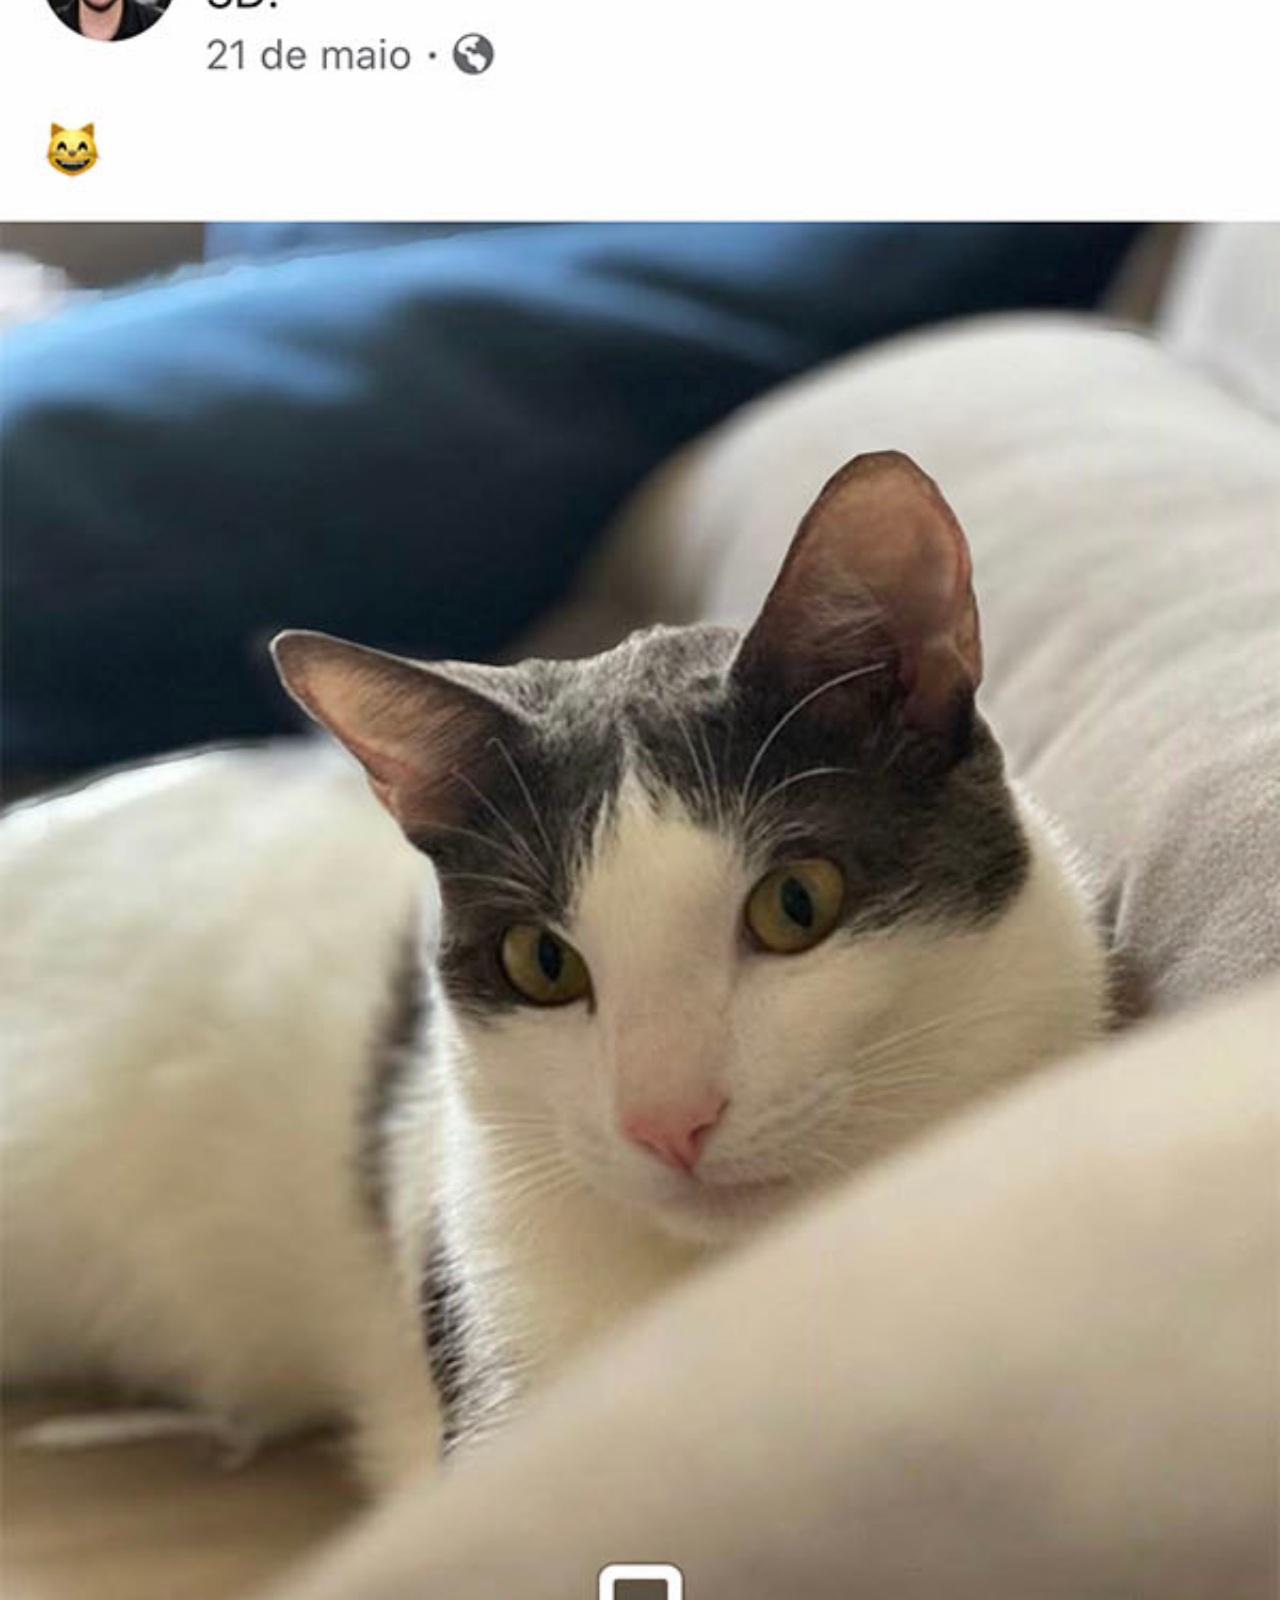
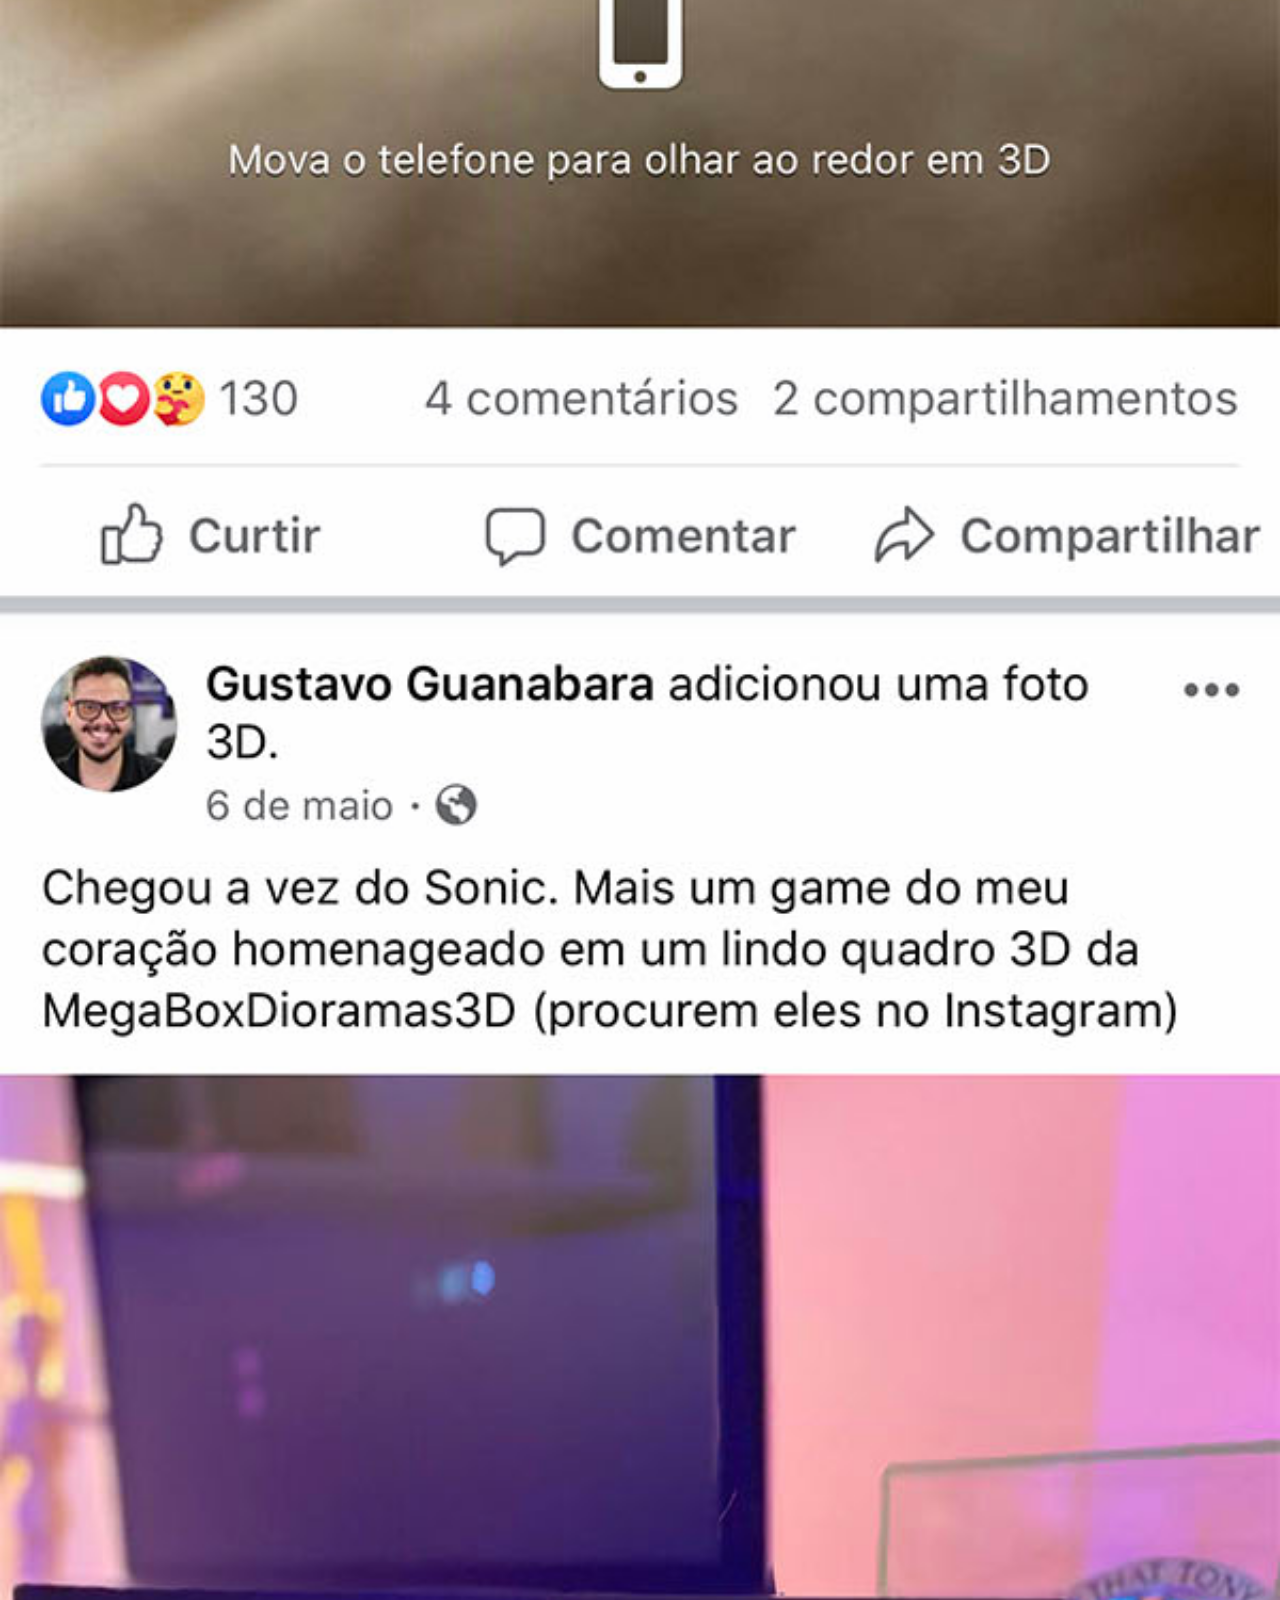
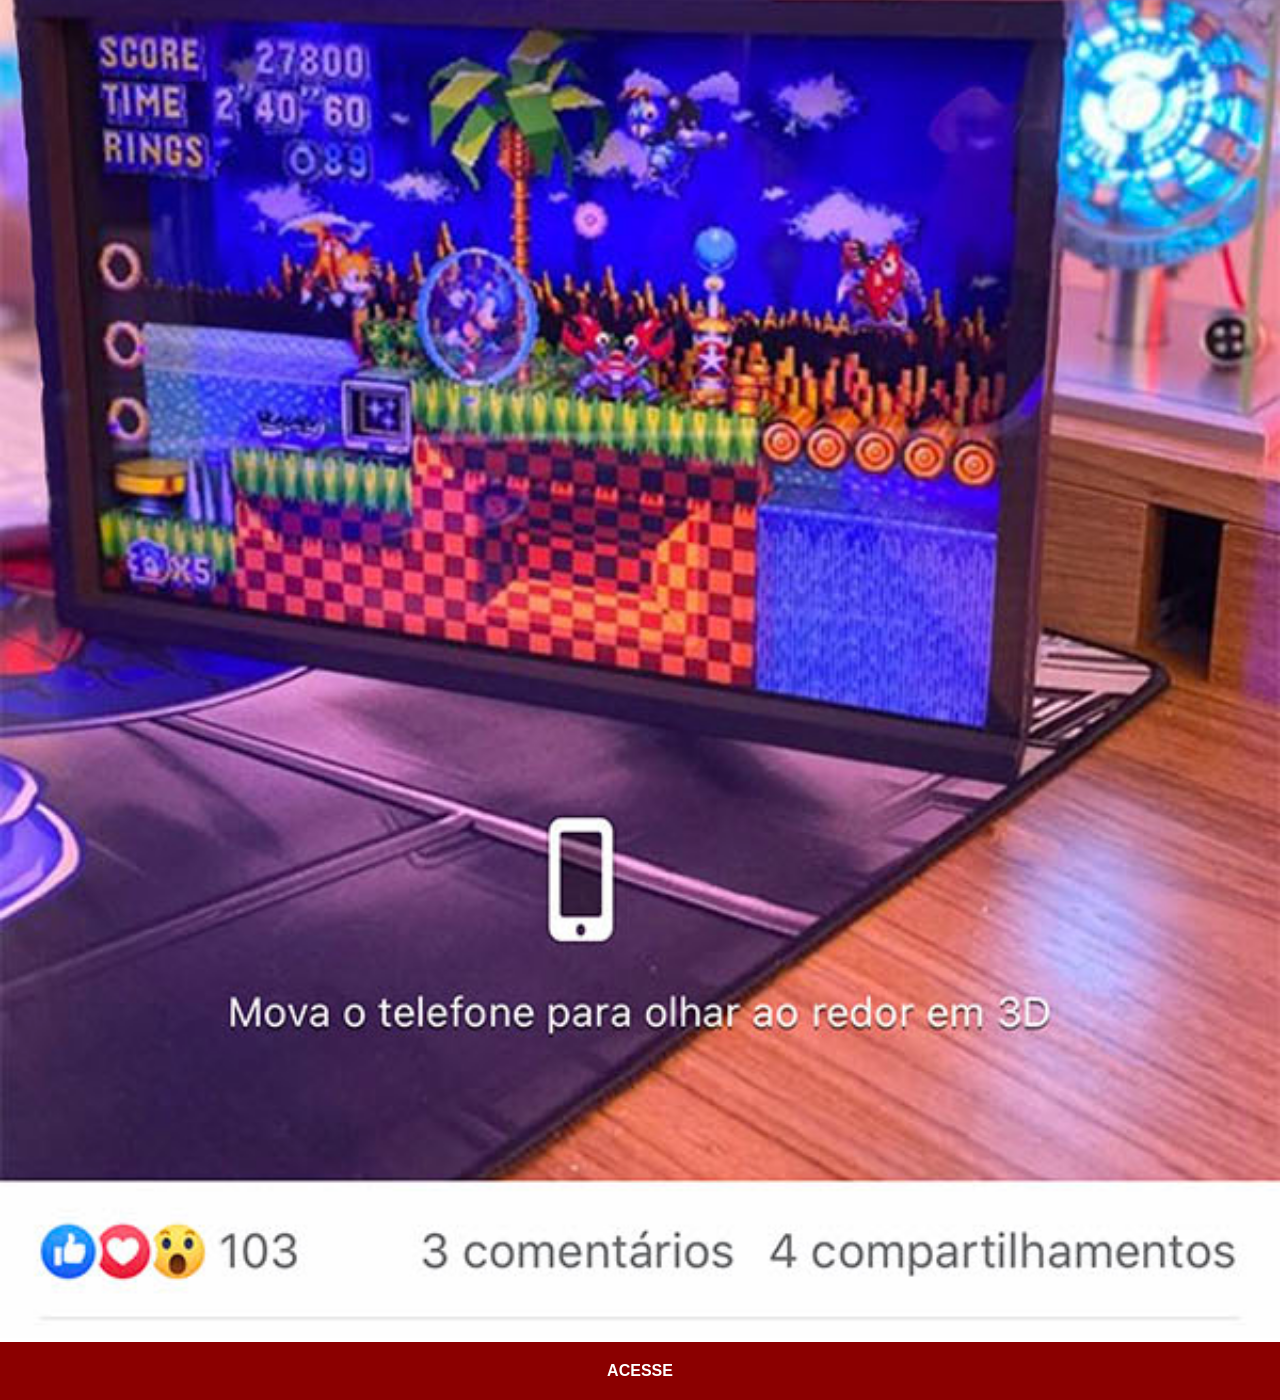
<file: projeto-social/facebook.html>
<!DOCTYPE html>
<html lang="ptbr">
<head>
    <meta charset="UTF-8">
    <meta http-equiv="X-UA-Compatible" content="IE=edge">
    <meta name="viewport" content="width=device-width, initial-scale=1.0">
    <title>Facebook</title>
    <link rel="stylesheet" href="estilos/social.css">
</head>
<body>
    <img src="imagens/tela-facebook.jpg" alt="Facebook">
    <a href="https://pt-br.facebook.com/gustavoguanabara/" target="_blank">ACESSE</a>
</body>
</html>
</file>
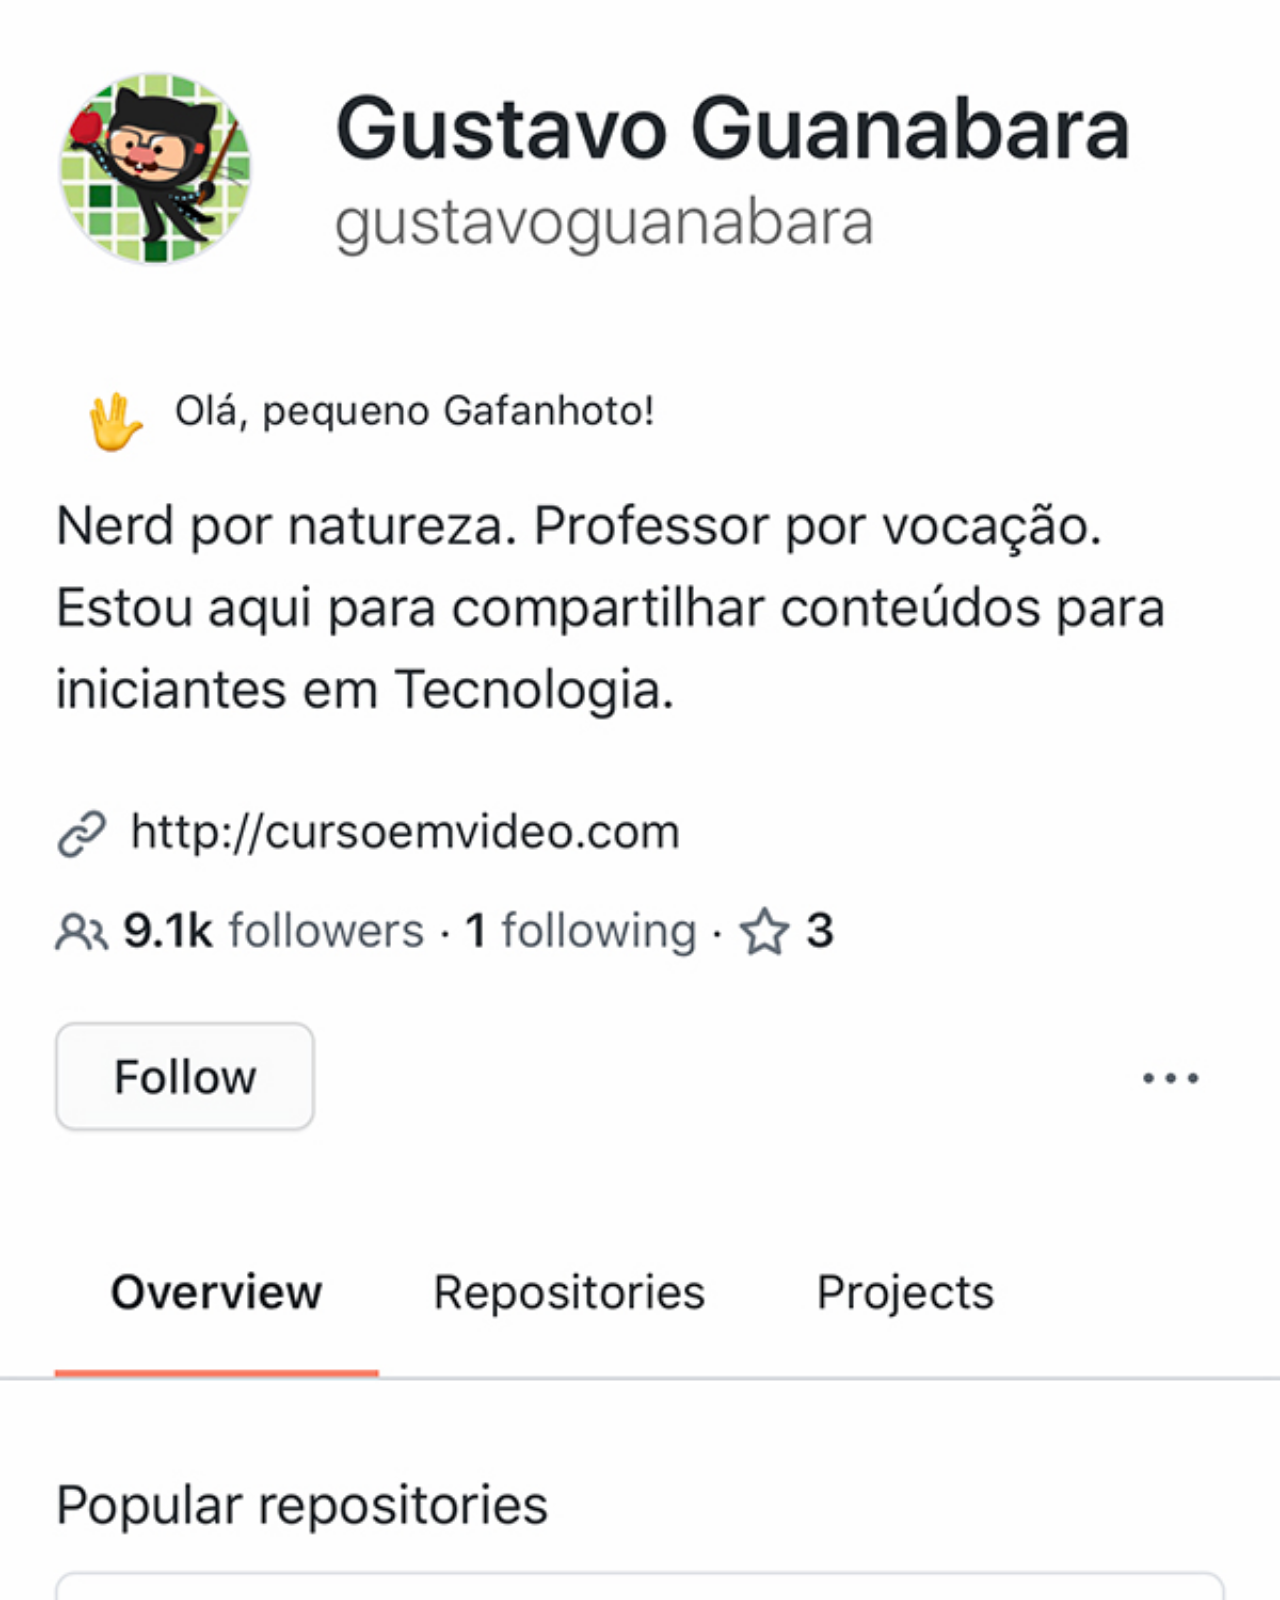
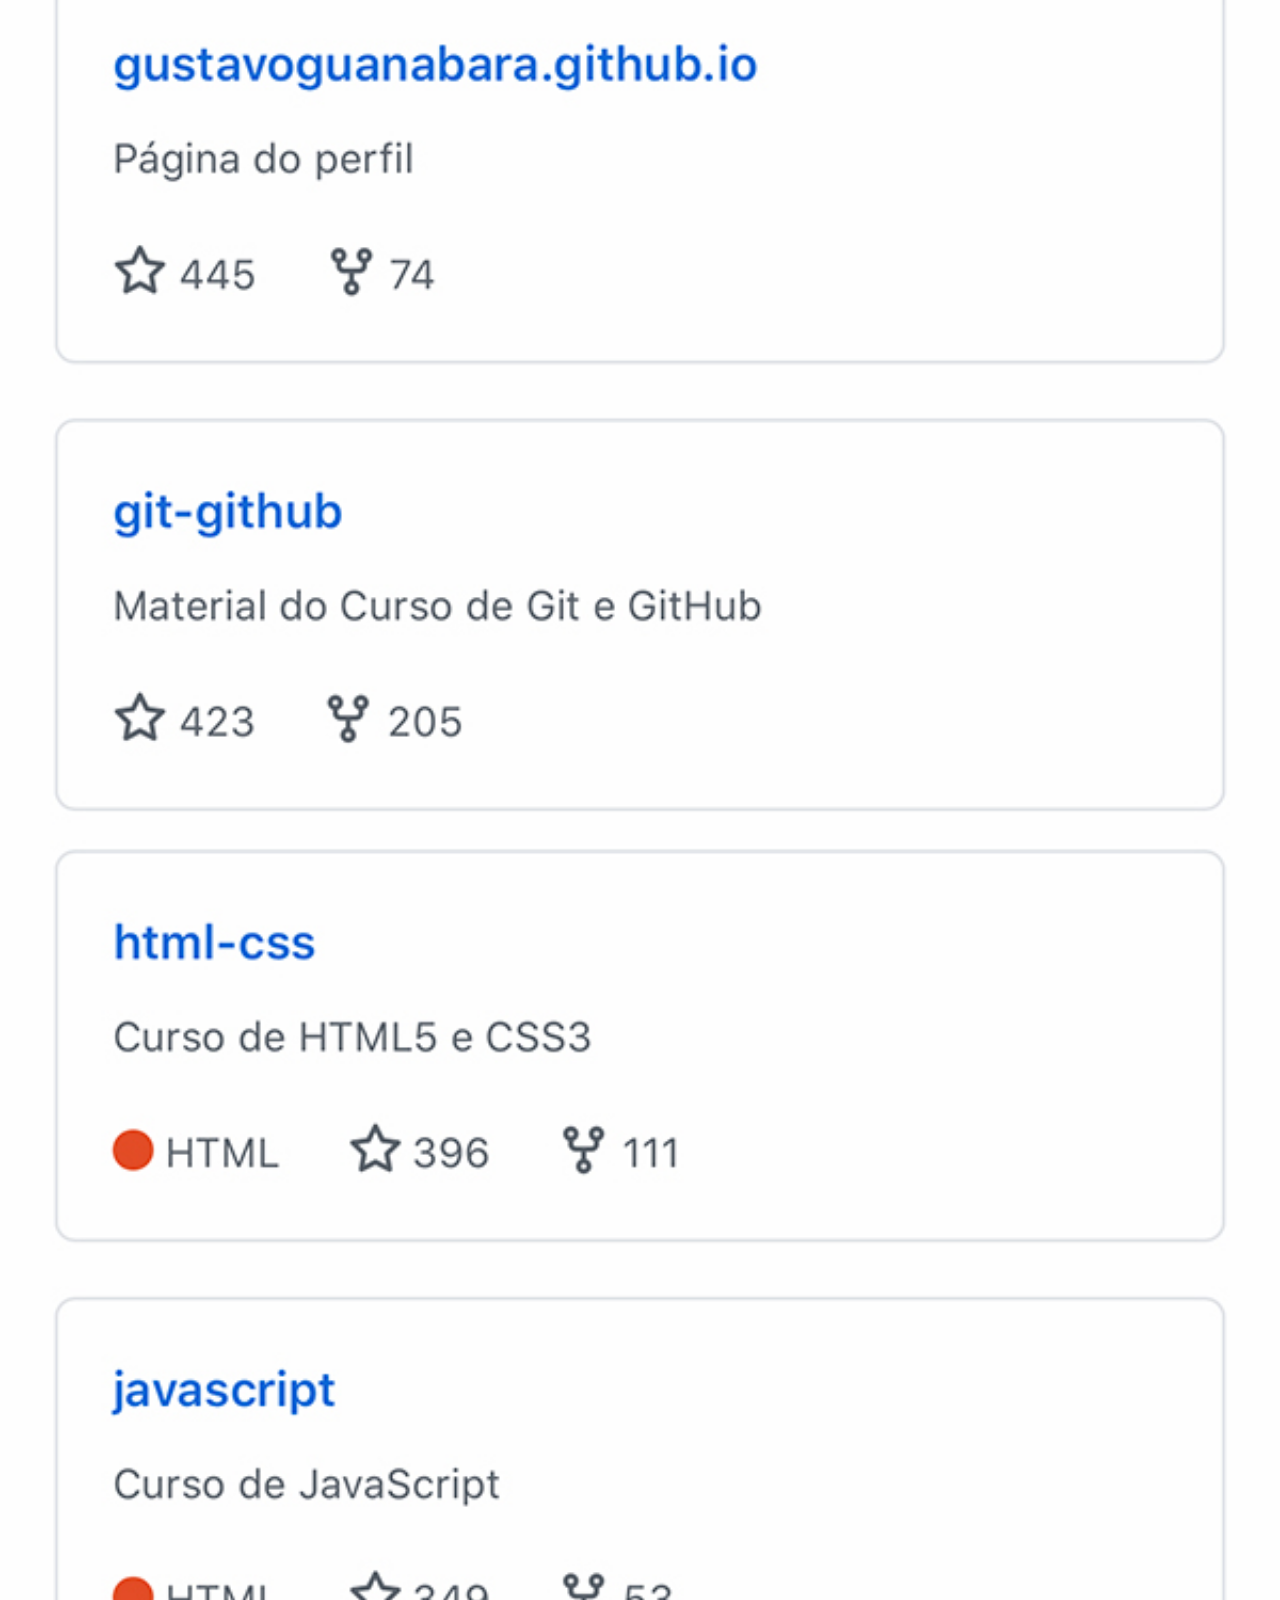
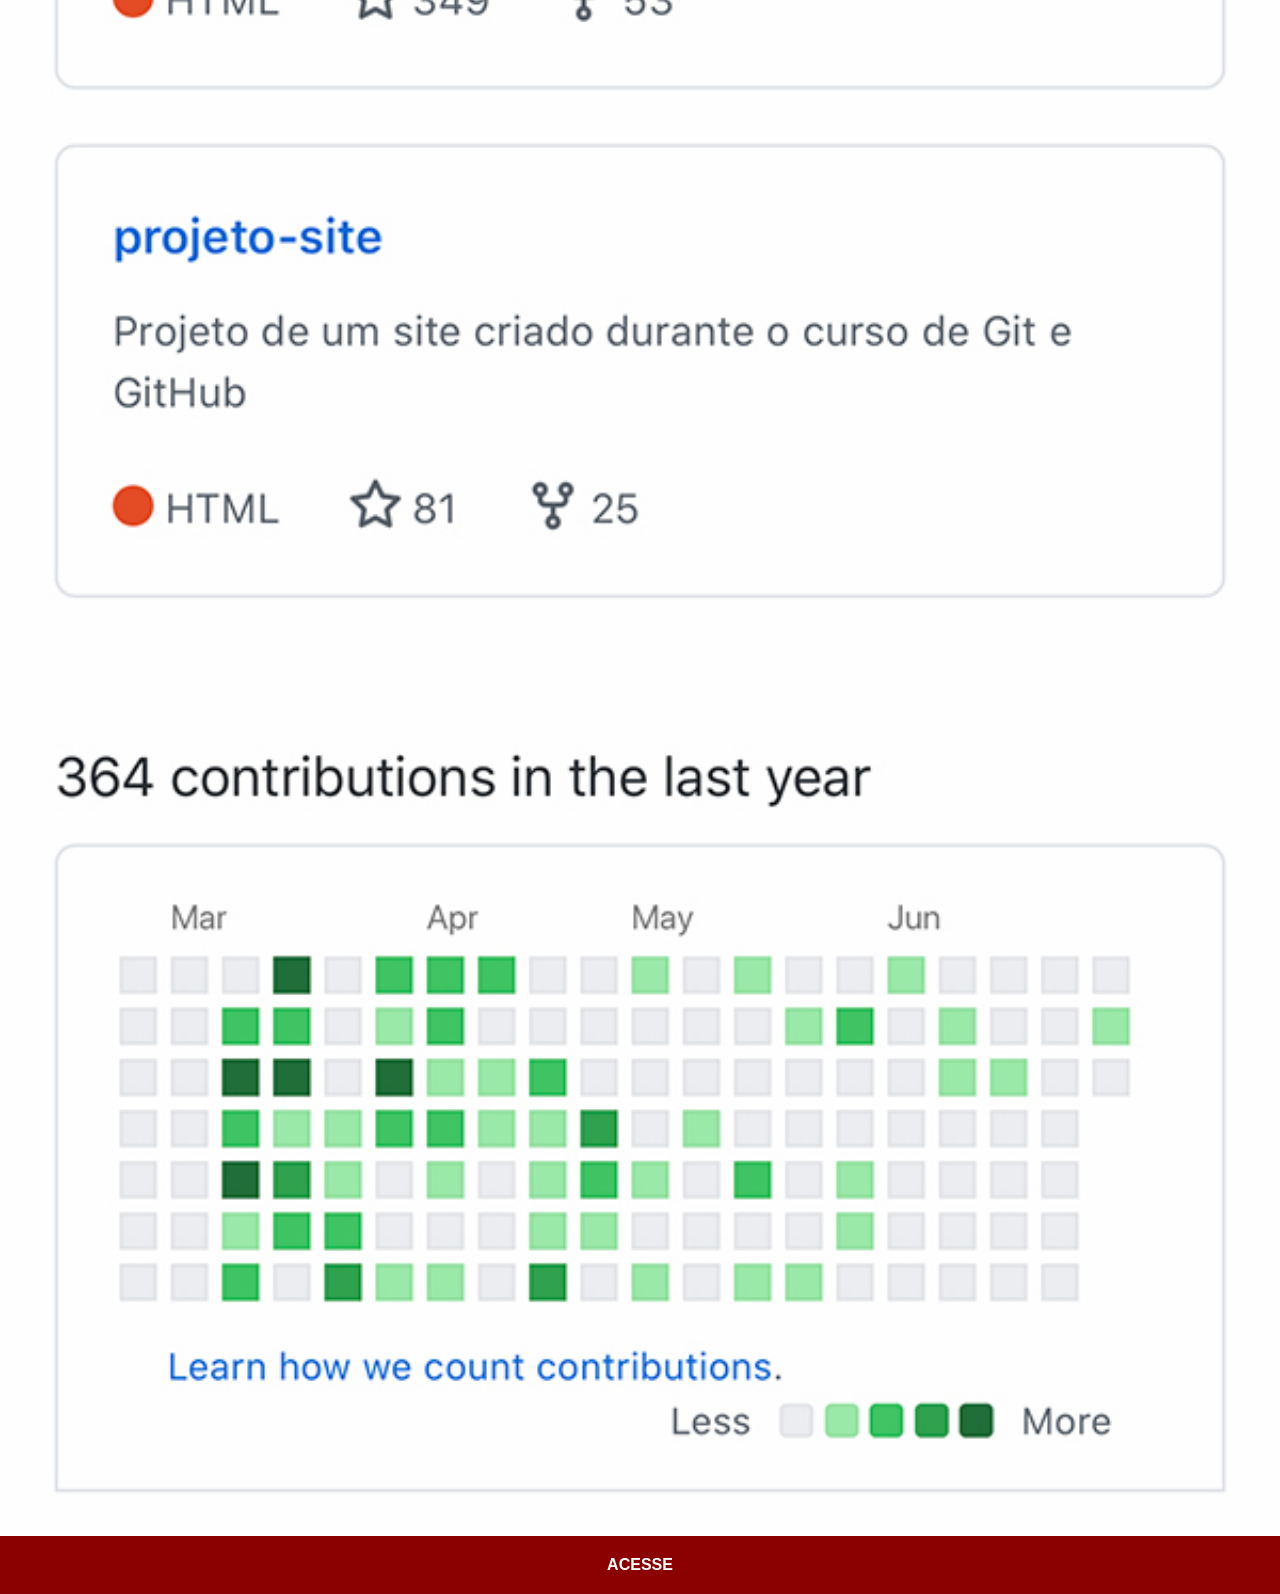
<file: projeto-social/github.html>
<!DOCTYPE html>
<html lang="ptbr">
<head>
    <meta charset="UTF-8">
    <meta http-equiv="X-UA-Compatible" content="IE=edge">
    <meta name="viewport" content="width=device-width, initial-scale=1.0">
    <title>Github</title>
    <link rel="stylesheet" href="estilos/social.css">
</head>
<body>
    <img src="imagens/tela-github.jpg" alt="Github">
    <a href="https://github.com/cruzpdev" target="_blank">ACESSE</a>
</body>
</html>
</file>
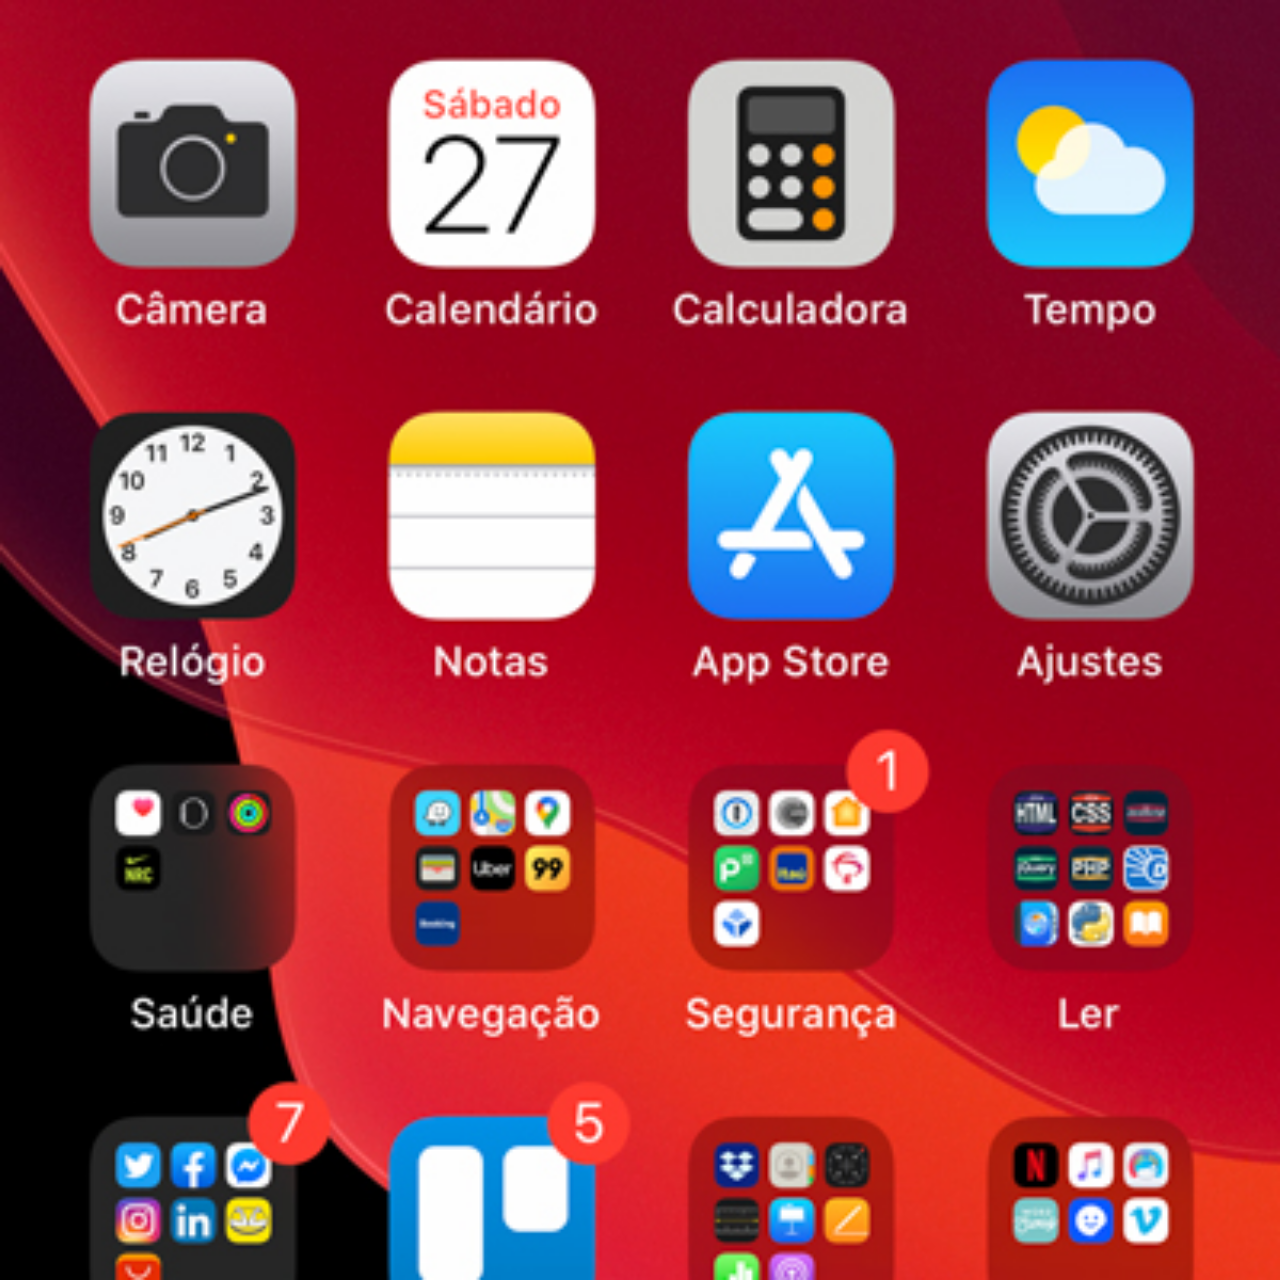
<file: projeto-social/home.html>
<!DOCTYPE html>
<html lang="ptbr">
<head>
    <meta charset="UTF-8">
    <meta http-equiv="X-UA-Compatible" content="IE=edge">
    <meta name="viewport" content="width=device-width, initial-scale=1.0">
    <title>Home</title>
    <style>
        *{
            margin: 0px;
            padding: 0px;
        }

        body{
            width:100vw;
            height: 100vw;
            background: black url('imagens/tela-home.jpg') no-repeat top center;
            background-size: cover;
        }
    </style>
</head>
<body>
    
</body>
</html>
</file>
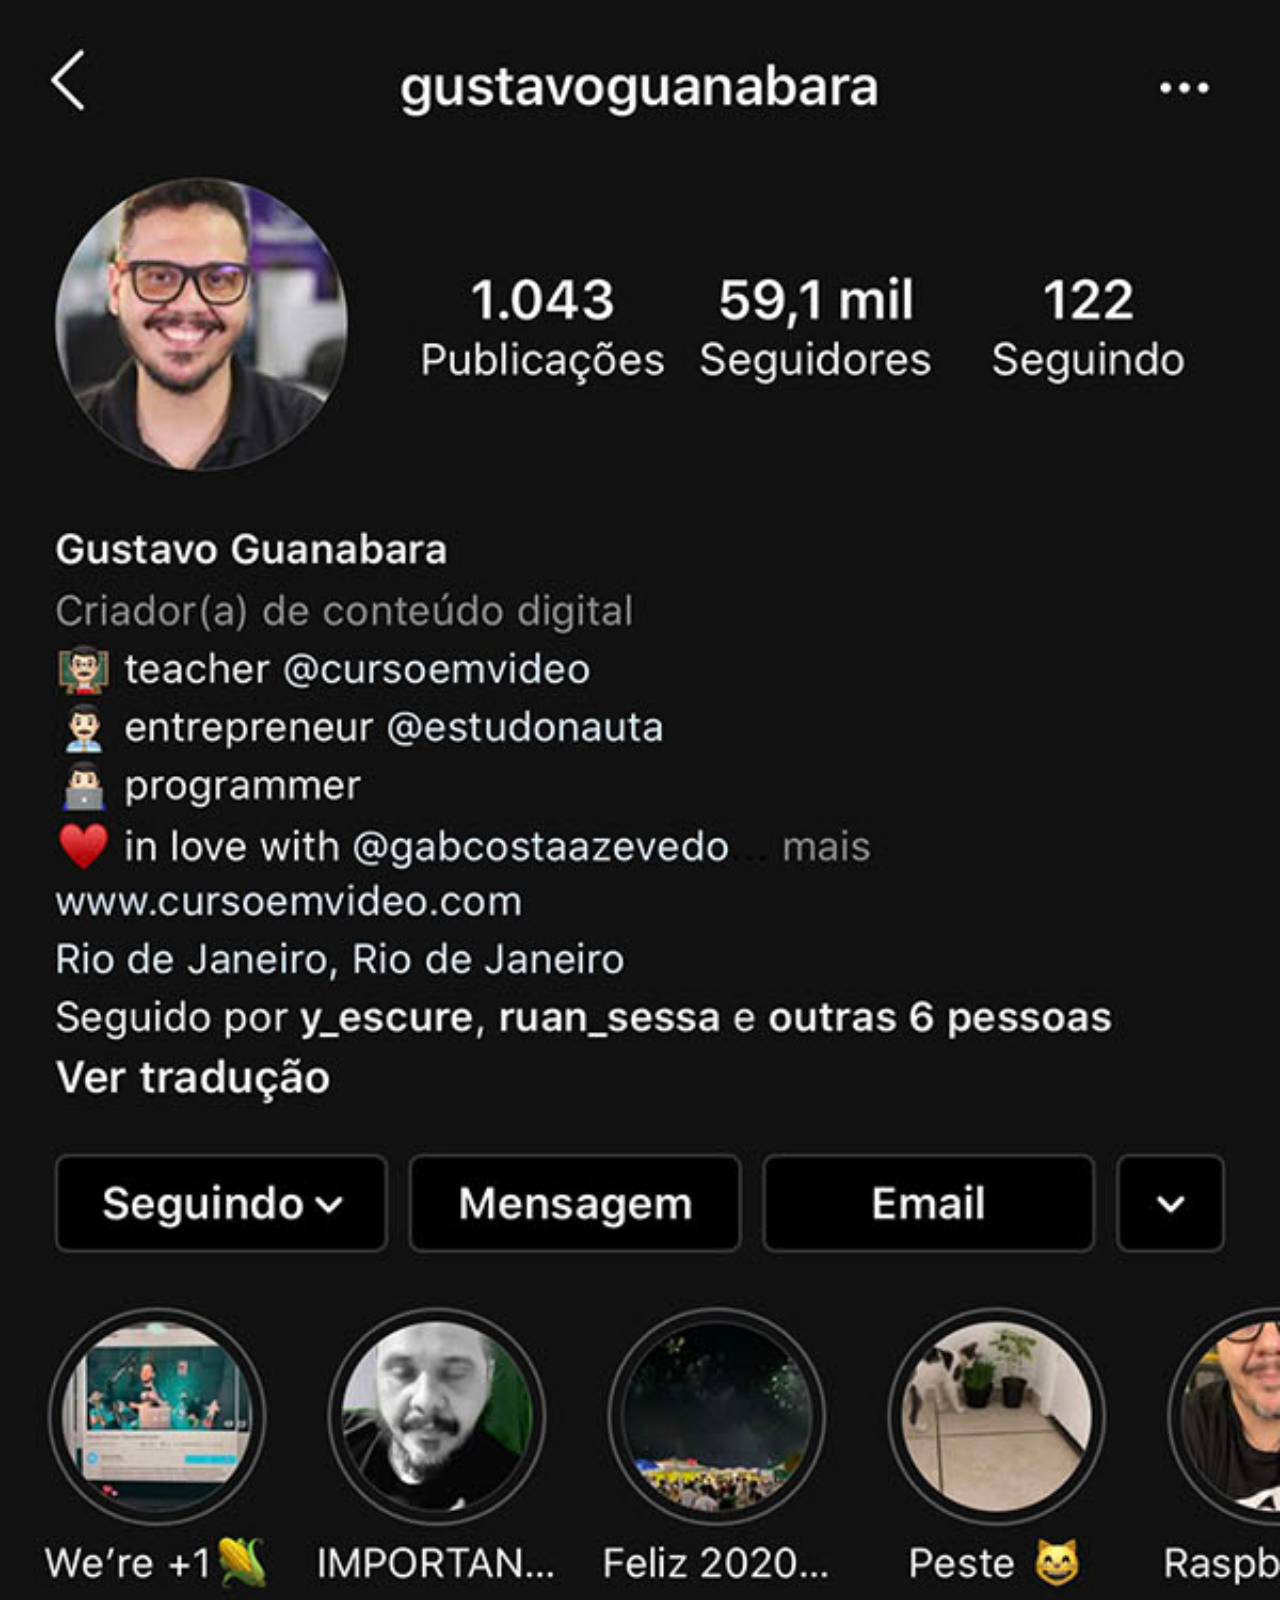
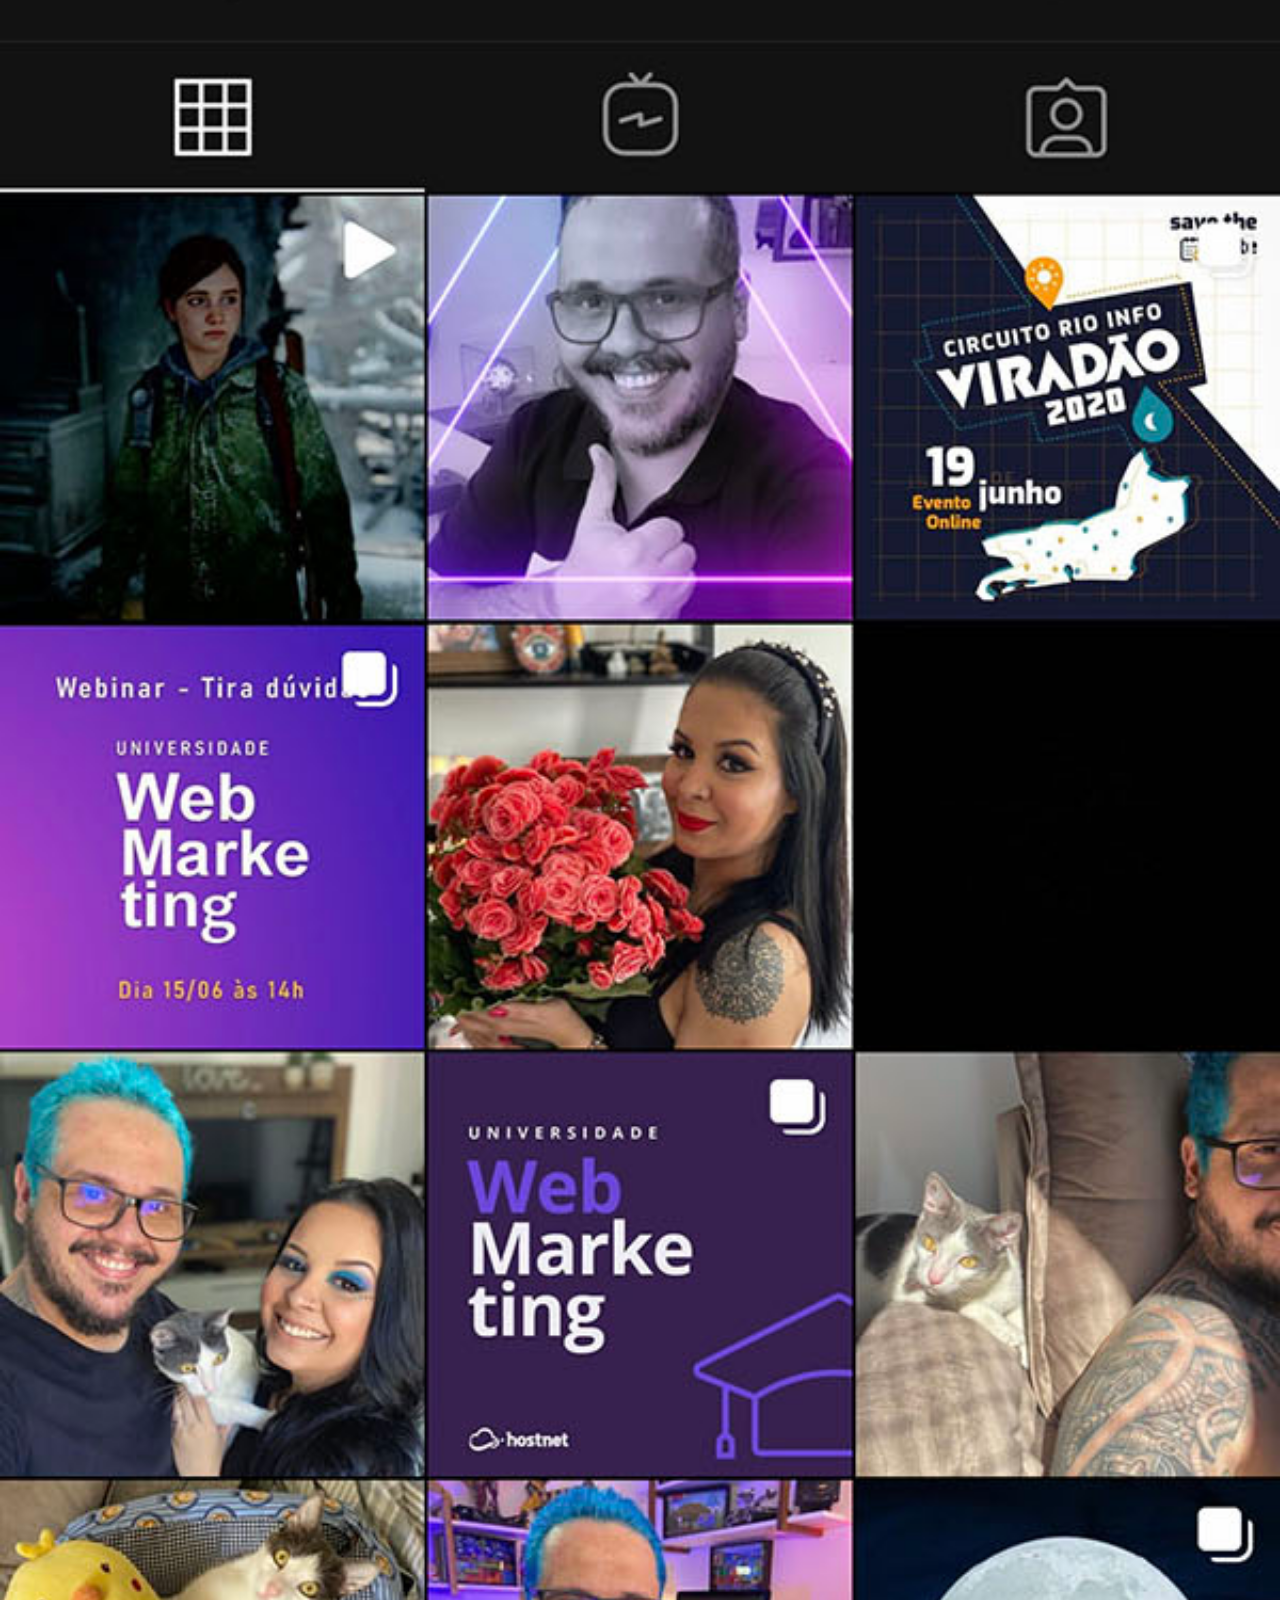
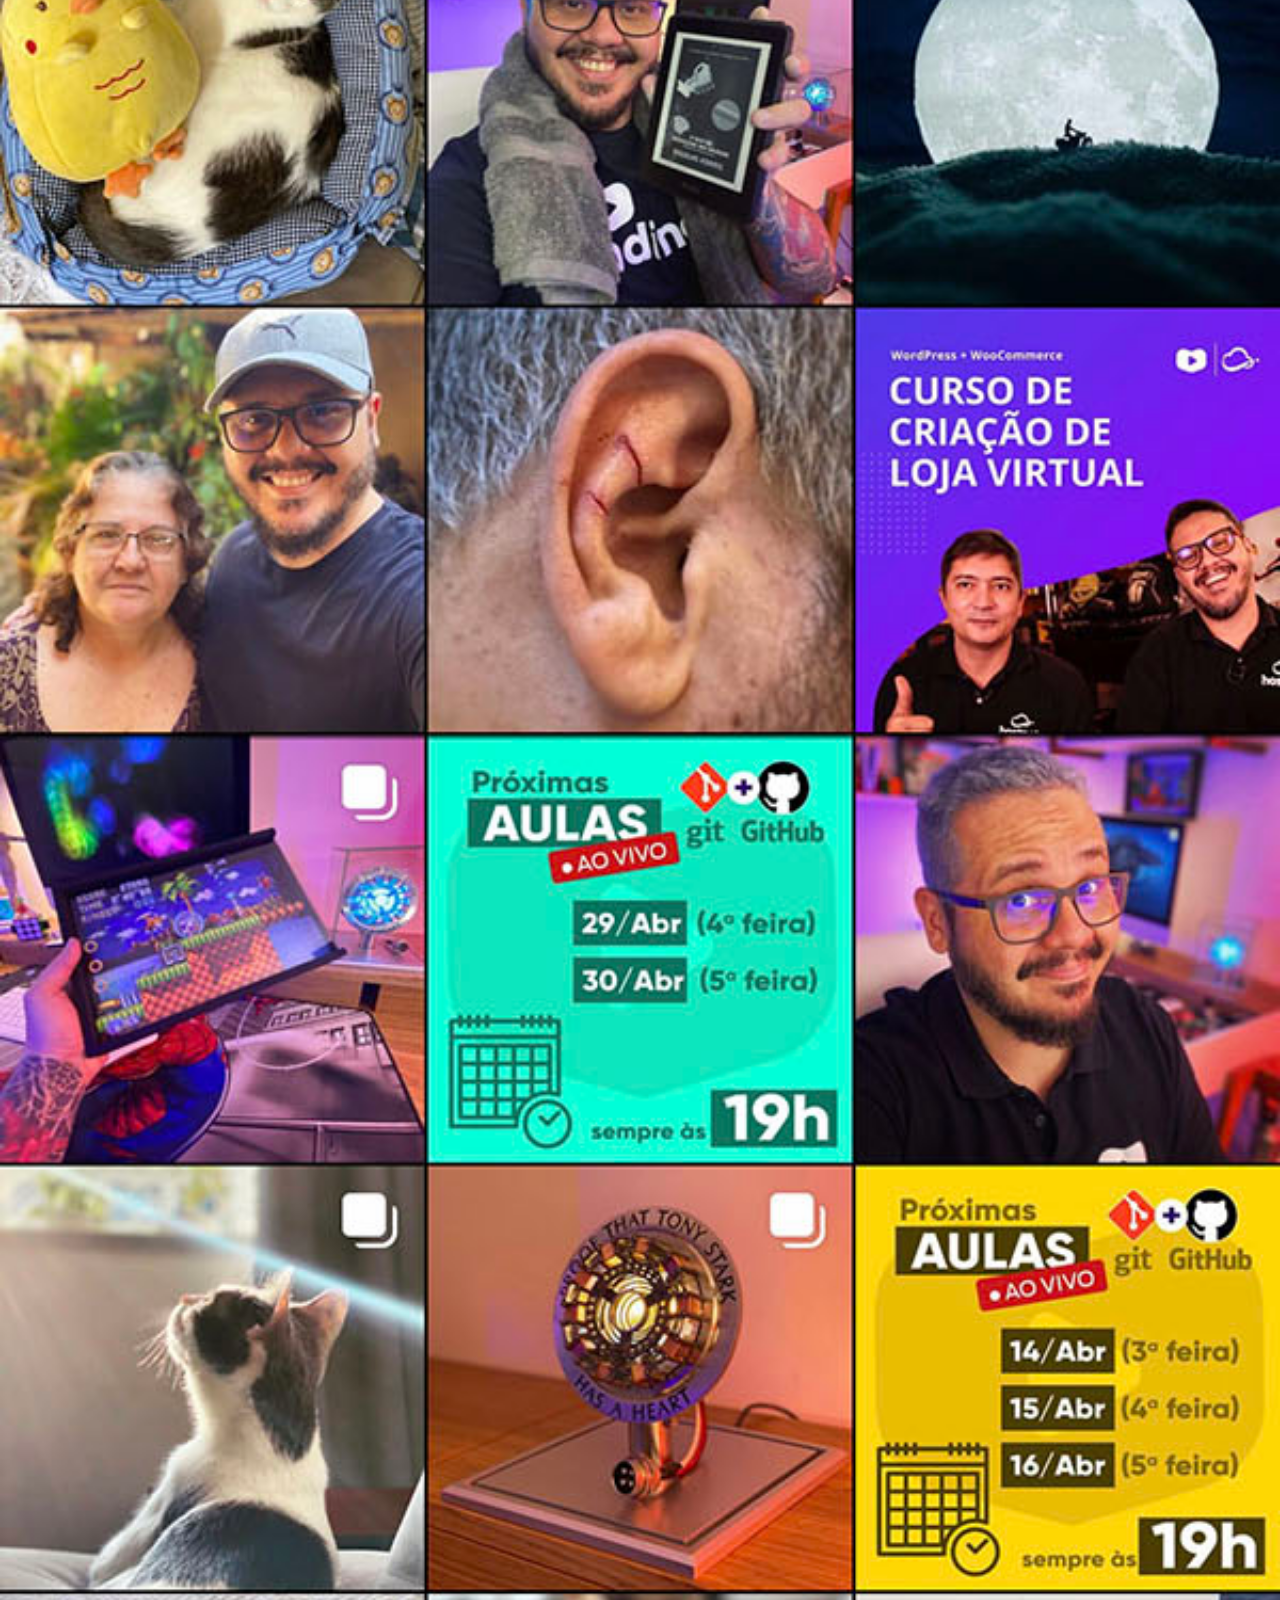
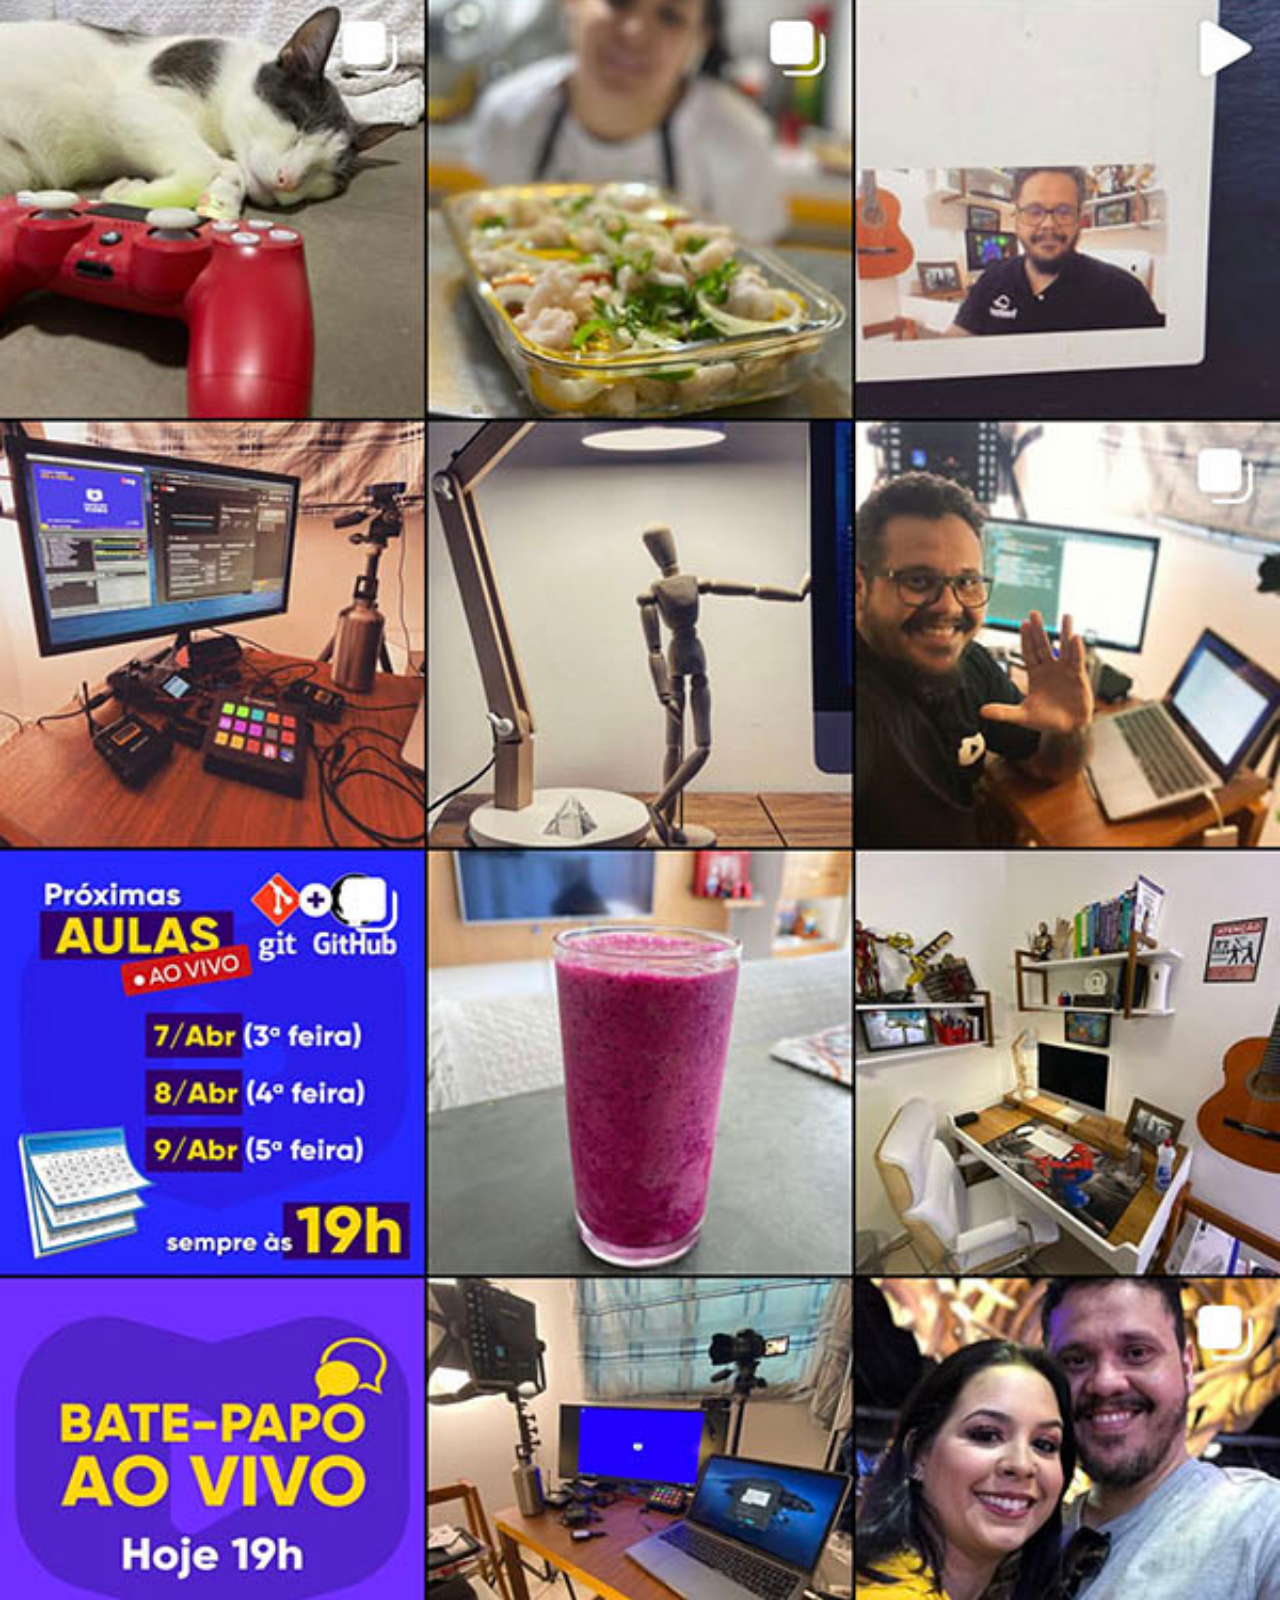
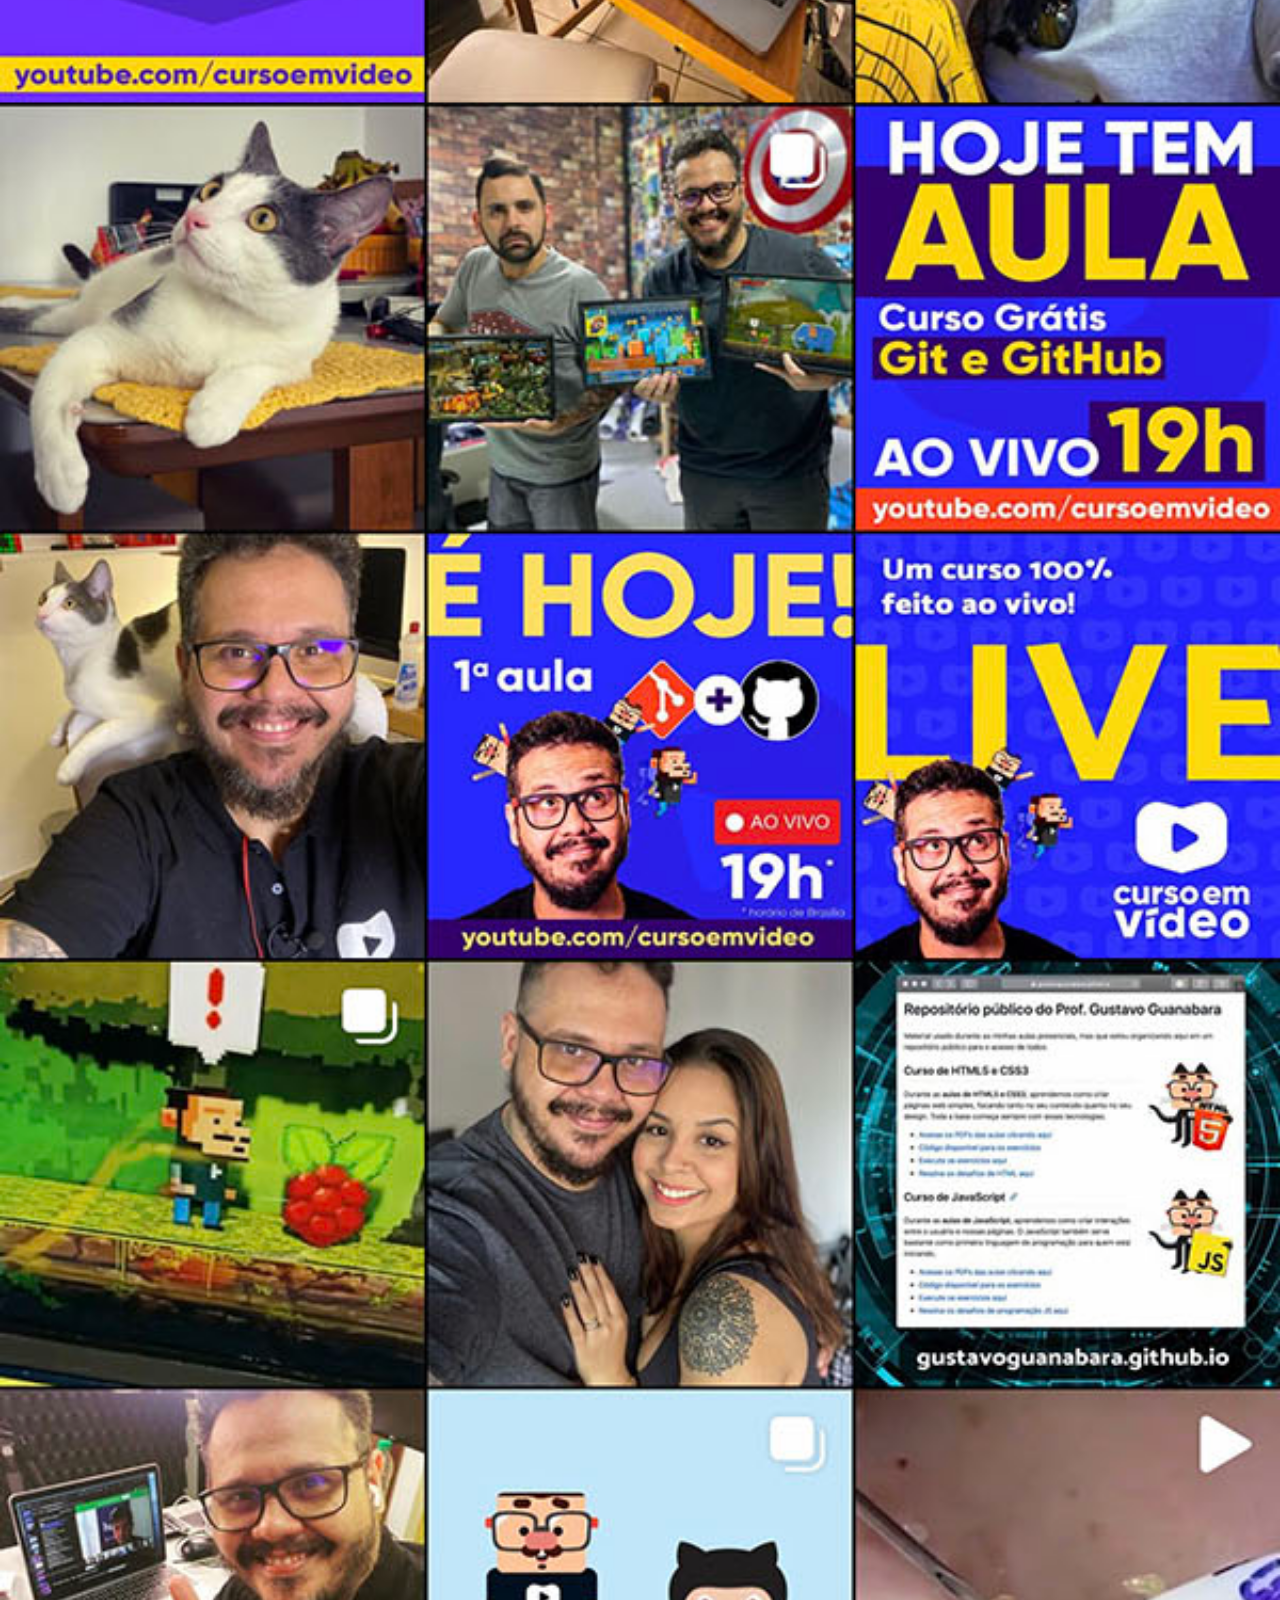
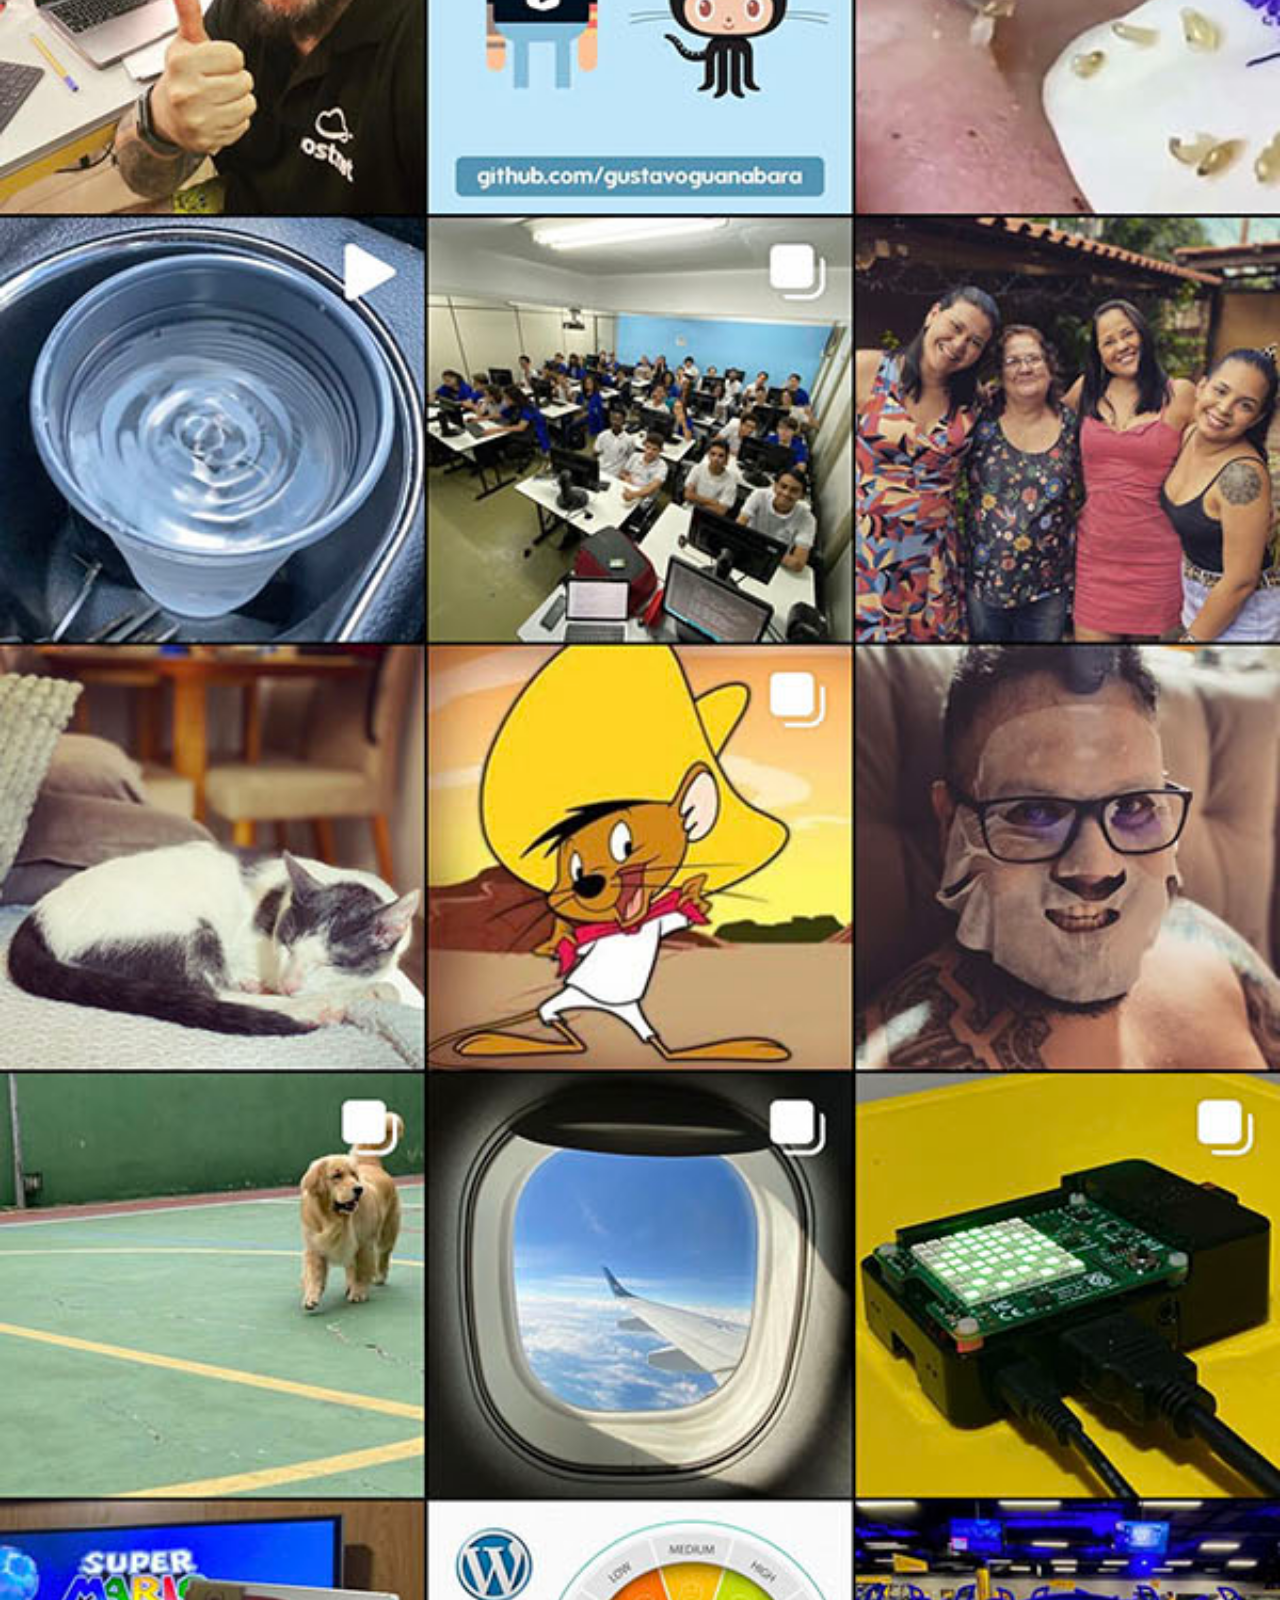
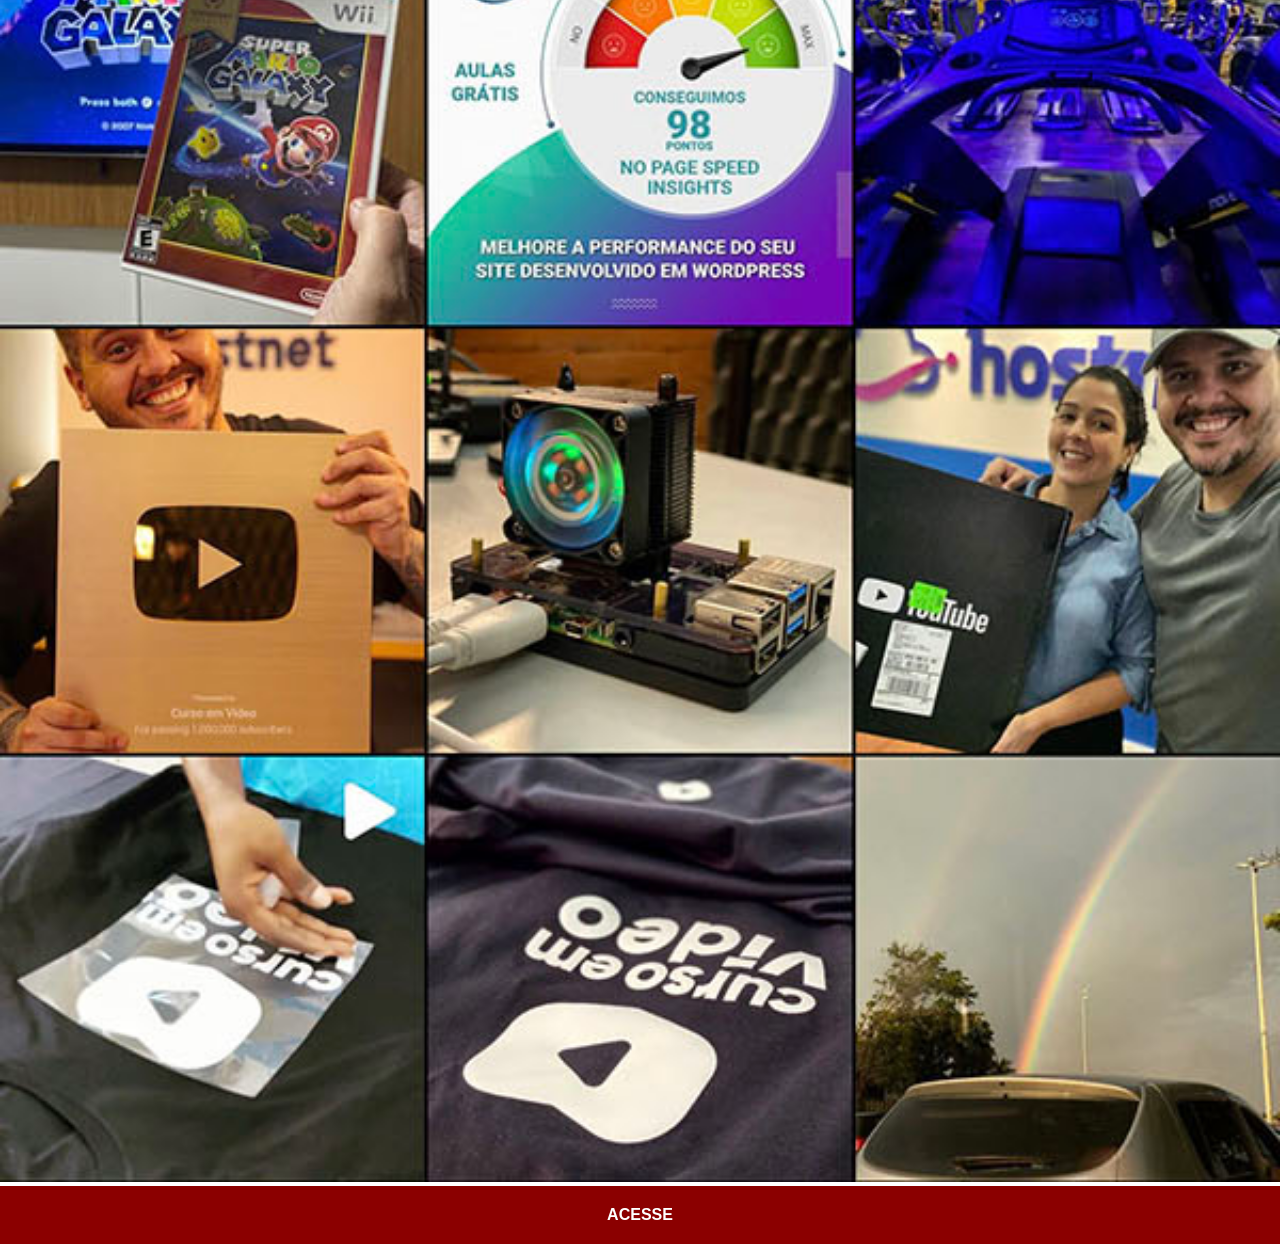
<file: projeto-social/instagram.html>
<!DOCTYPE html>
<html lang="ptbr">
<head>
    <meta charset="UTF-8">
    <meta http-equiv="X-UA-Compatible" content="IE=edge">
    <meta name="viewport" content="width=device-width, initial-scale=1.0">
    <title>Instagram</title>
    <link rel="stylesheet" href="estilos/social.css">
</head>
<body>
    <img src="imagens/tela-instagram.jpg" alt="Instagram">
    <a href="https://www.instagram.com/gustavoguanabara/" target="_blank">ACESSE</a>
</body>
</html>
</file>
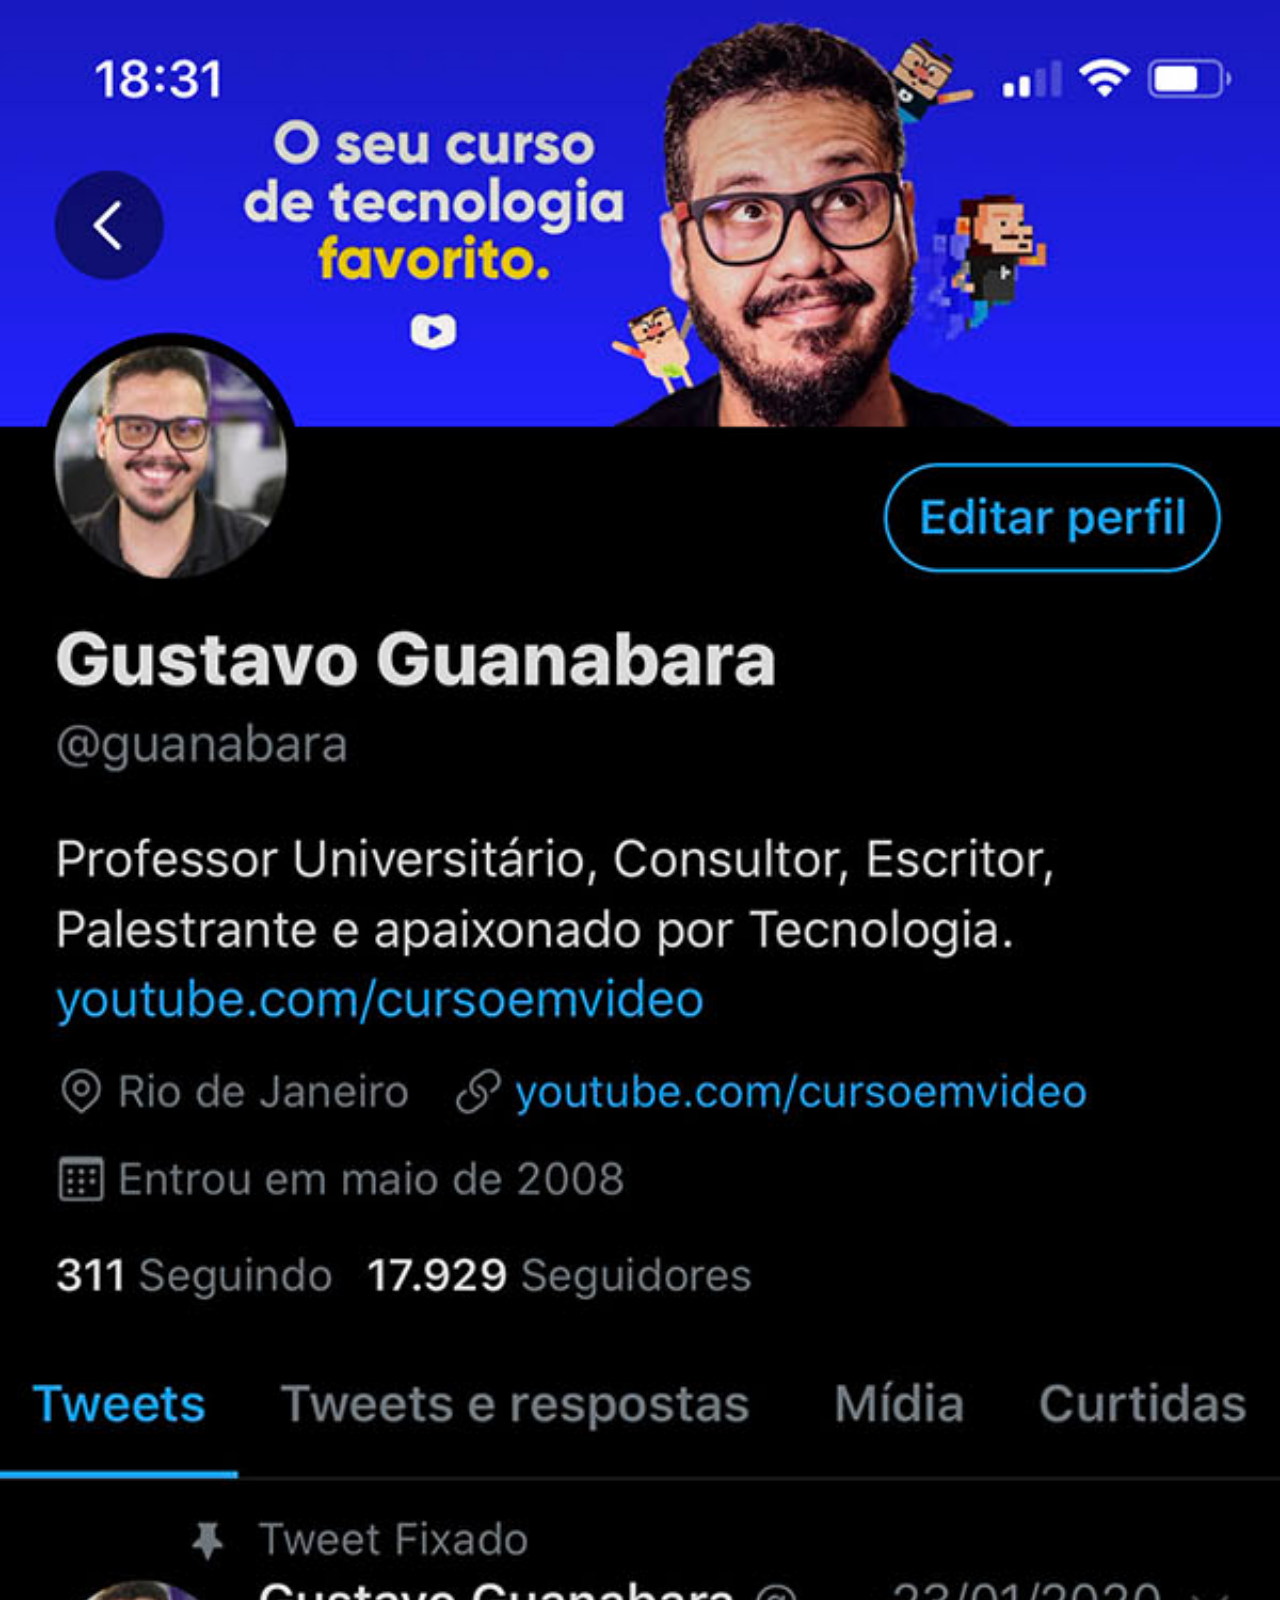
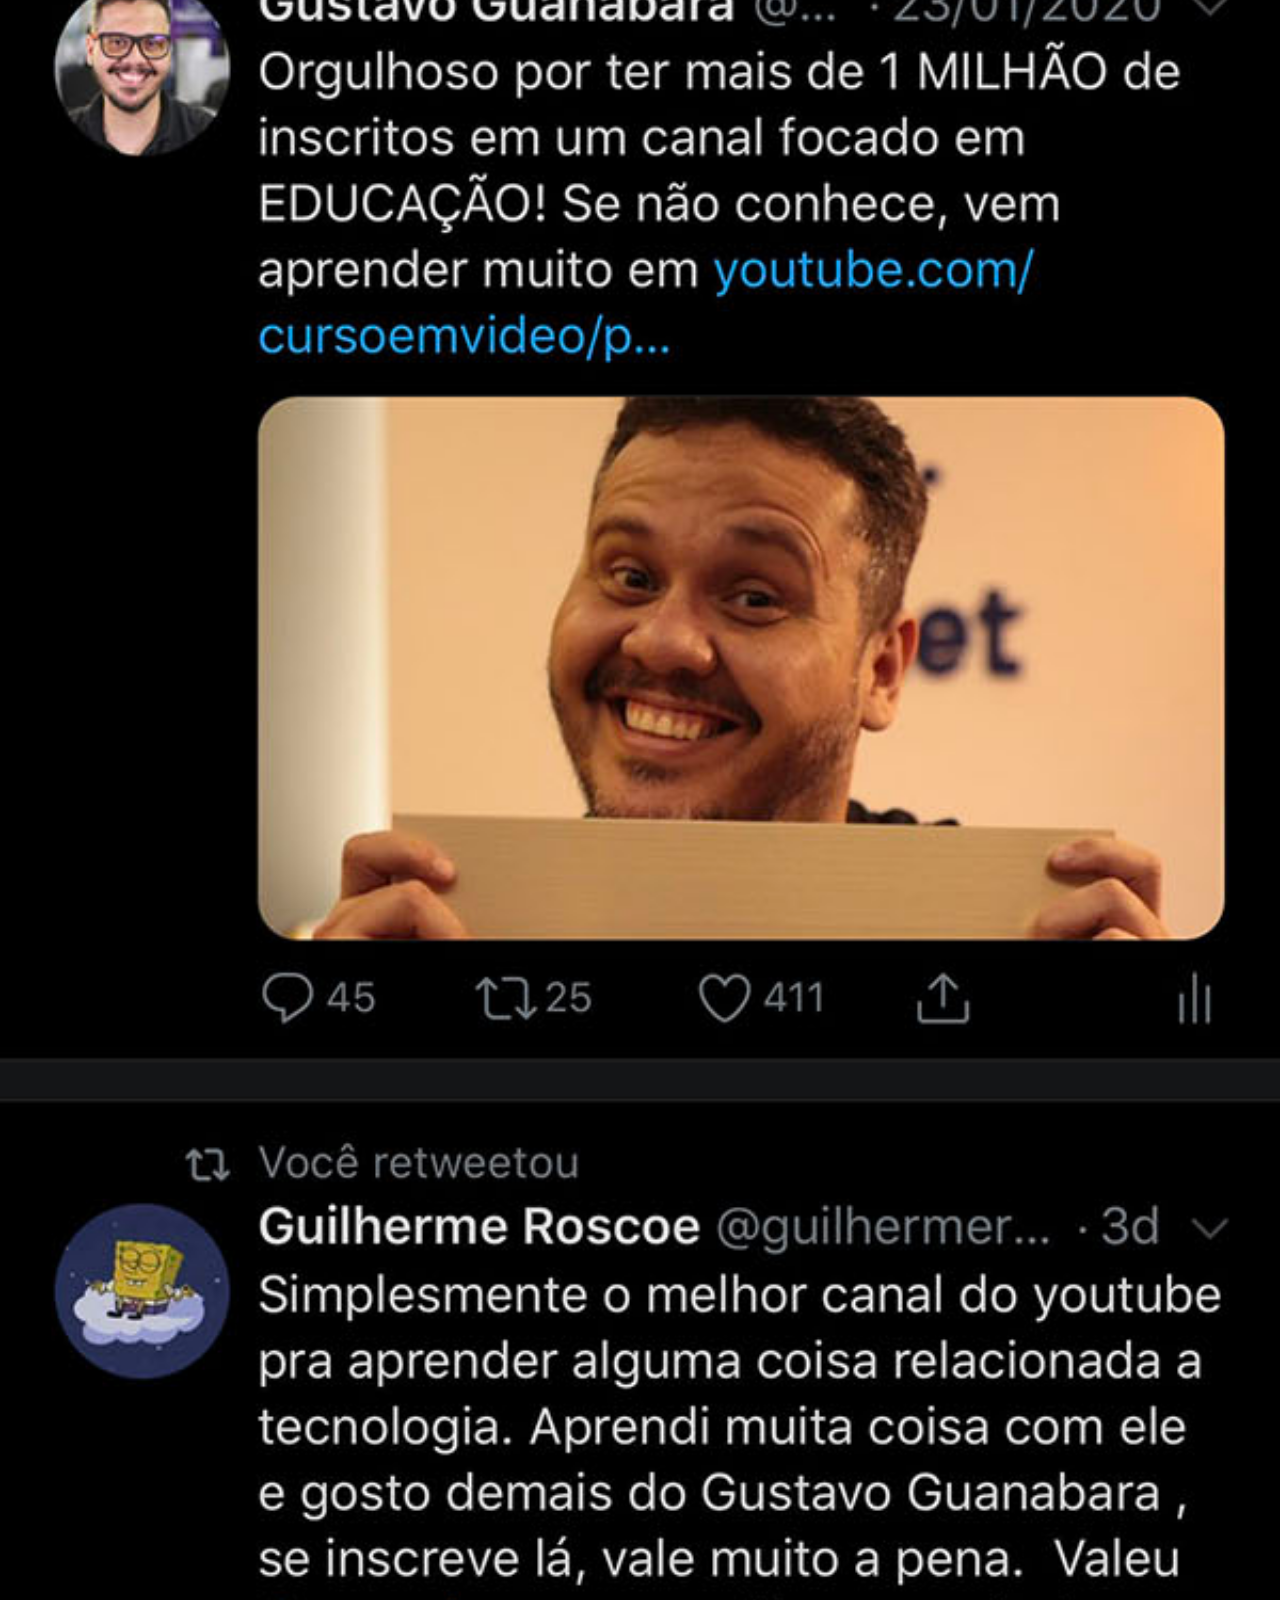
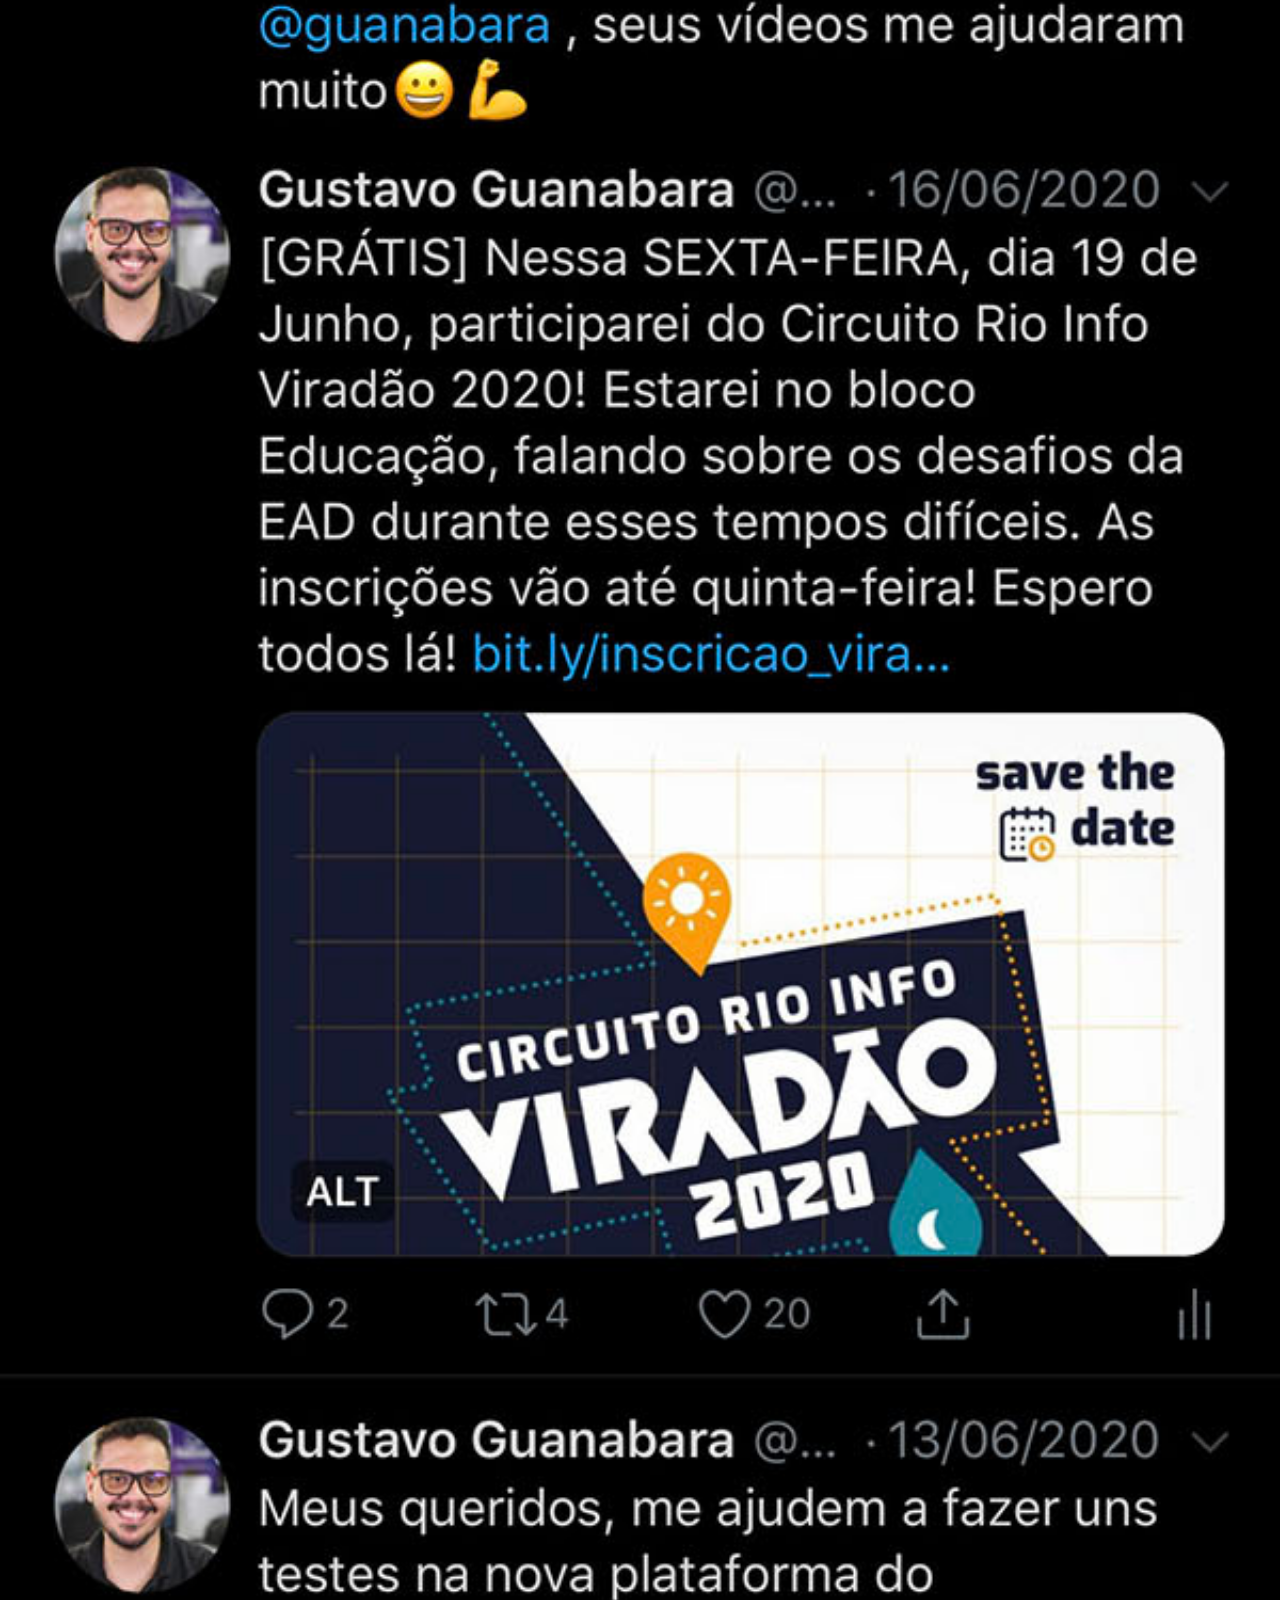
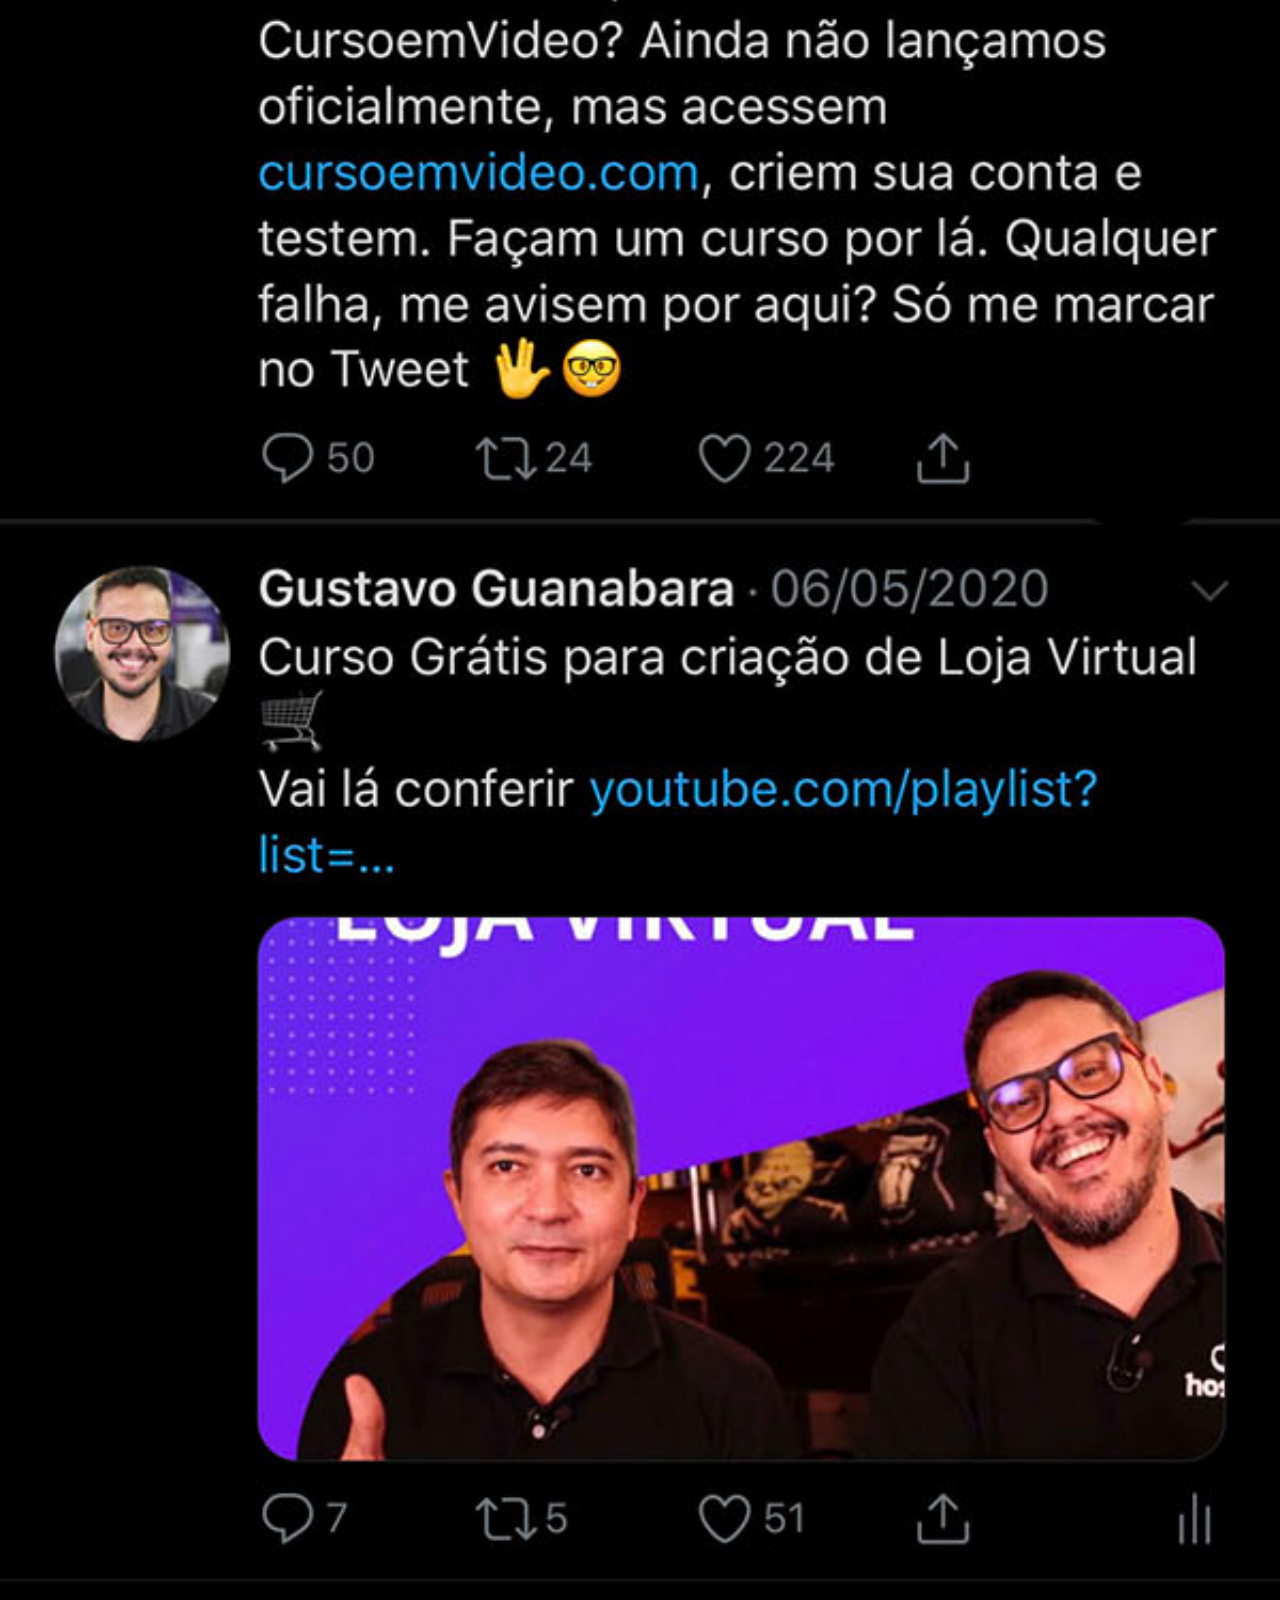
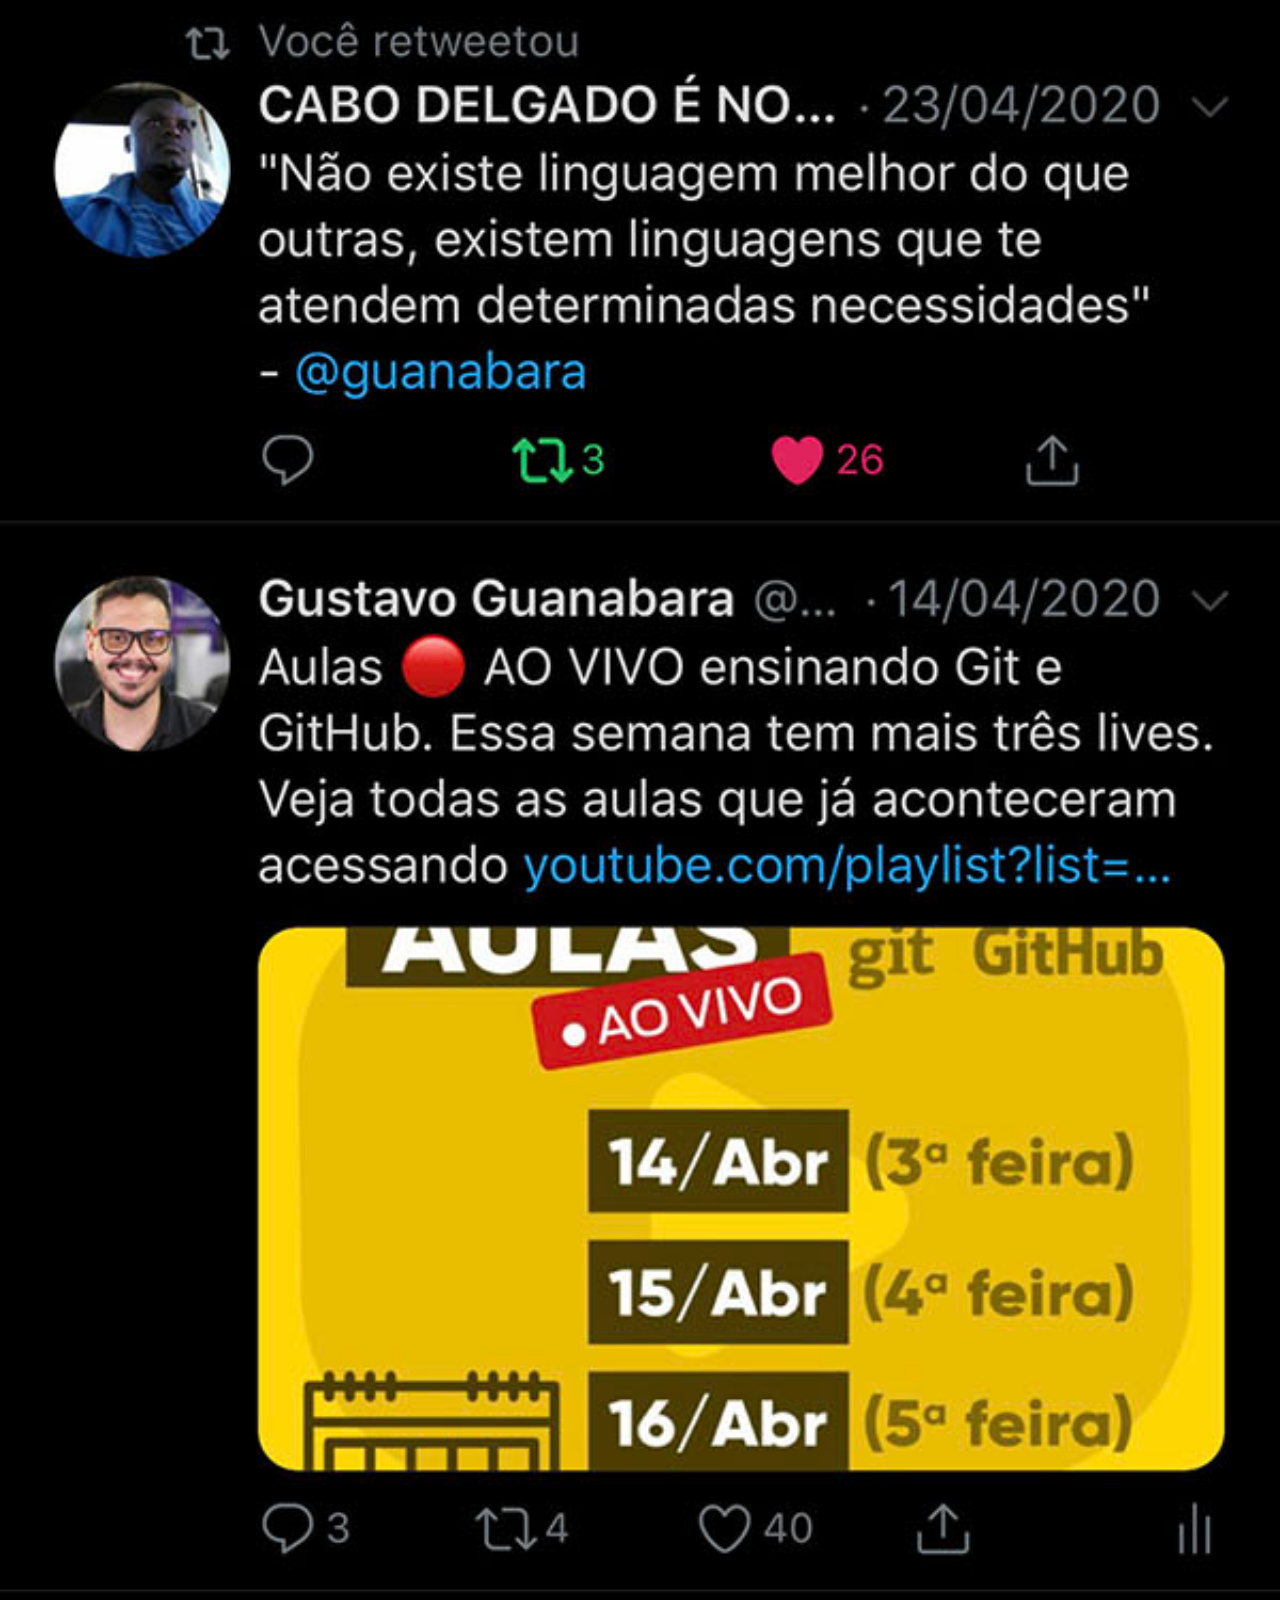
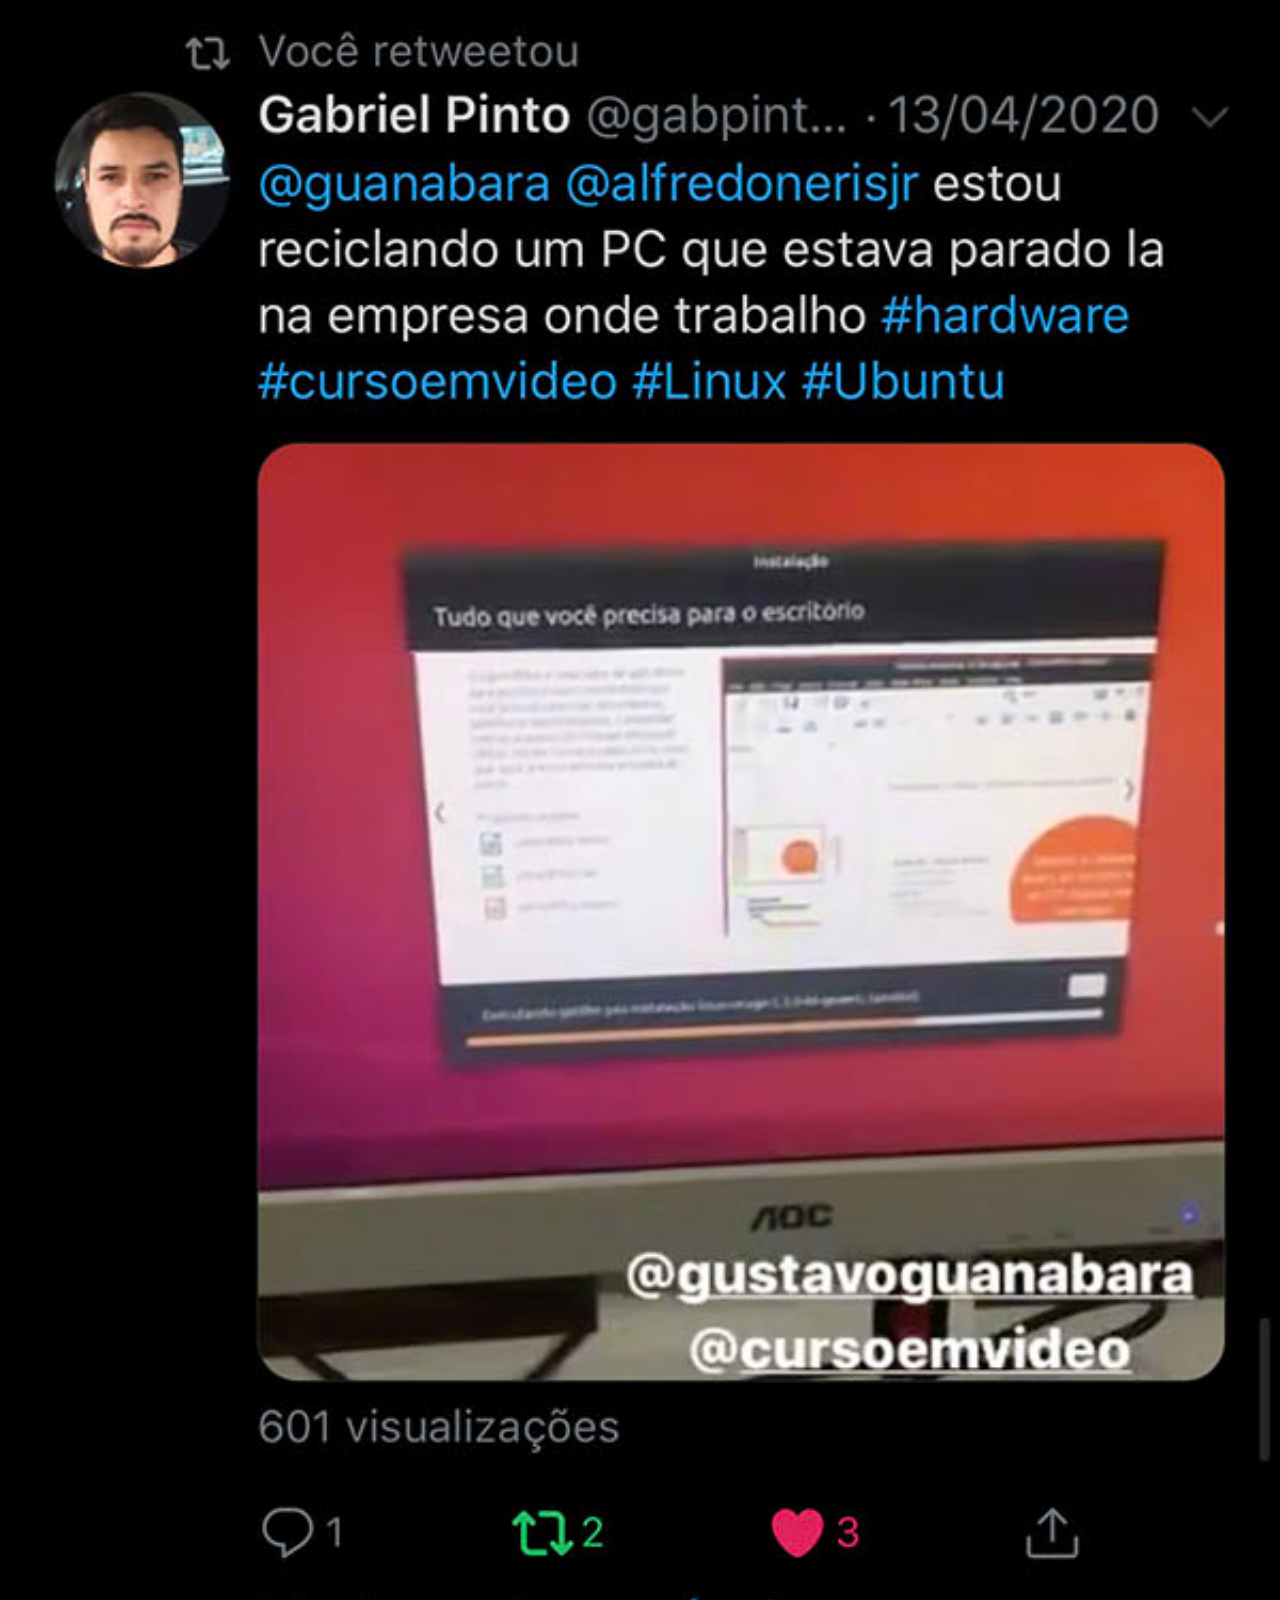
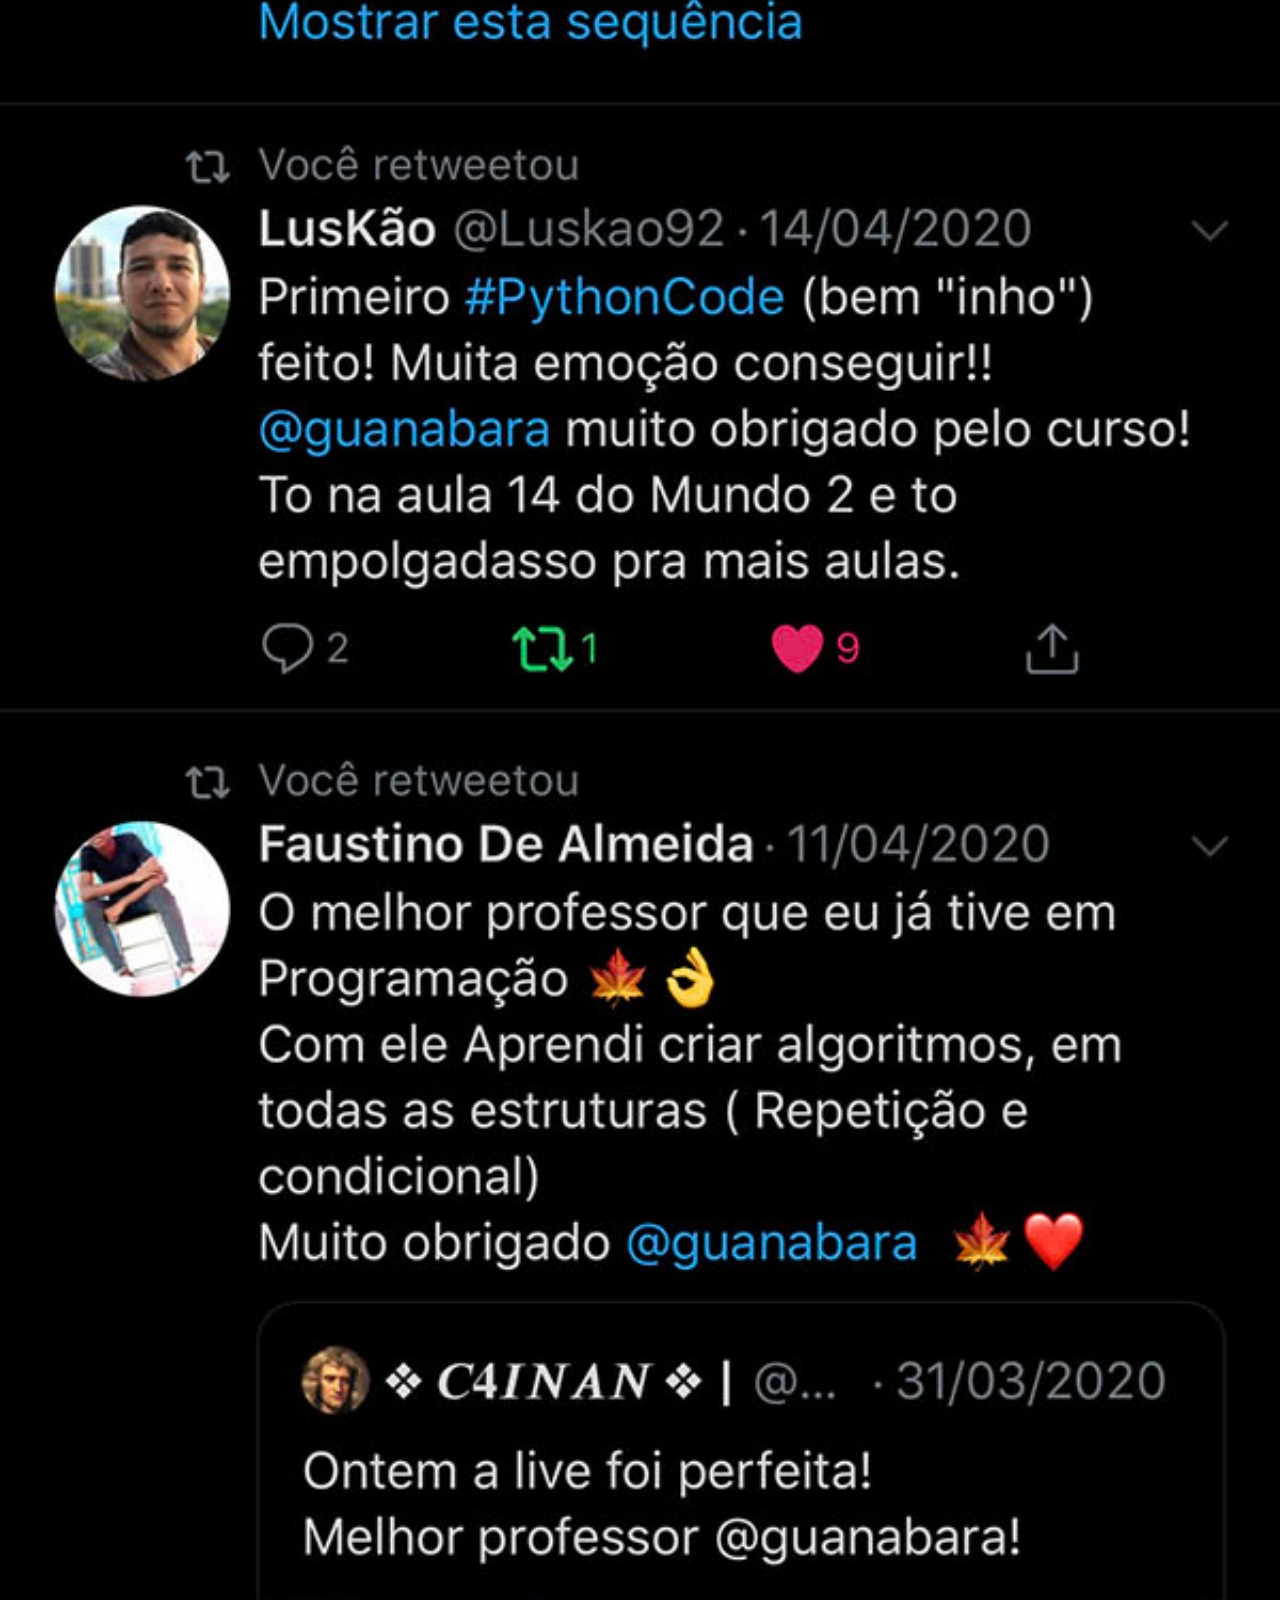
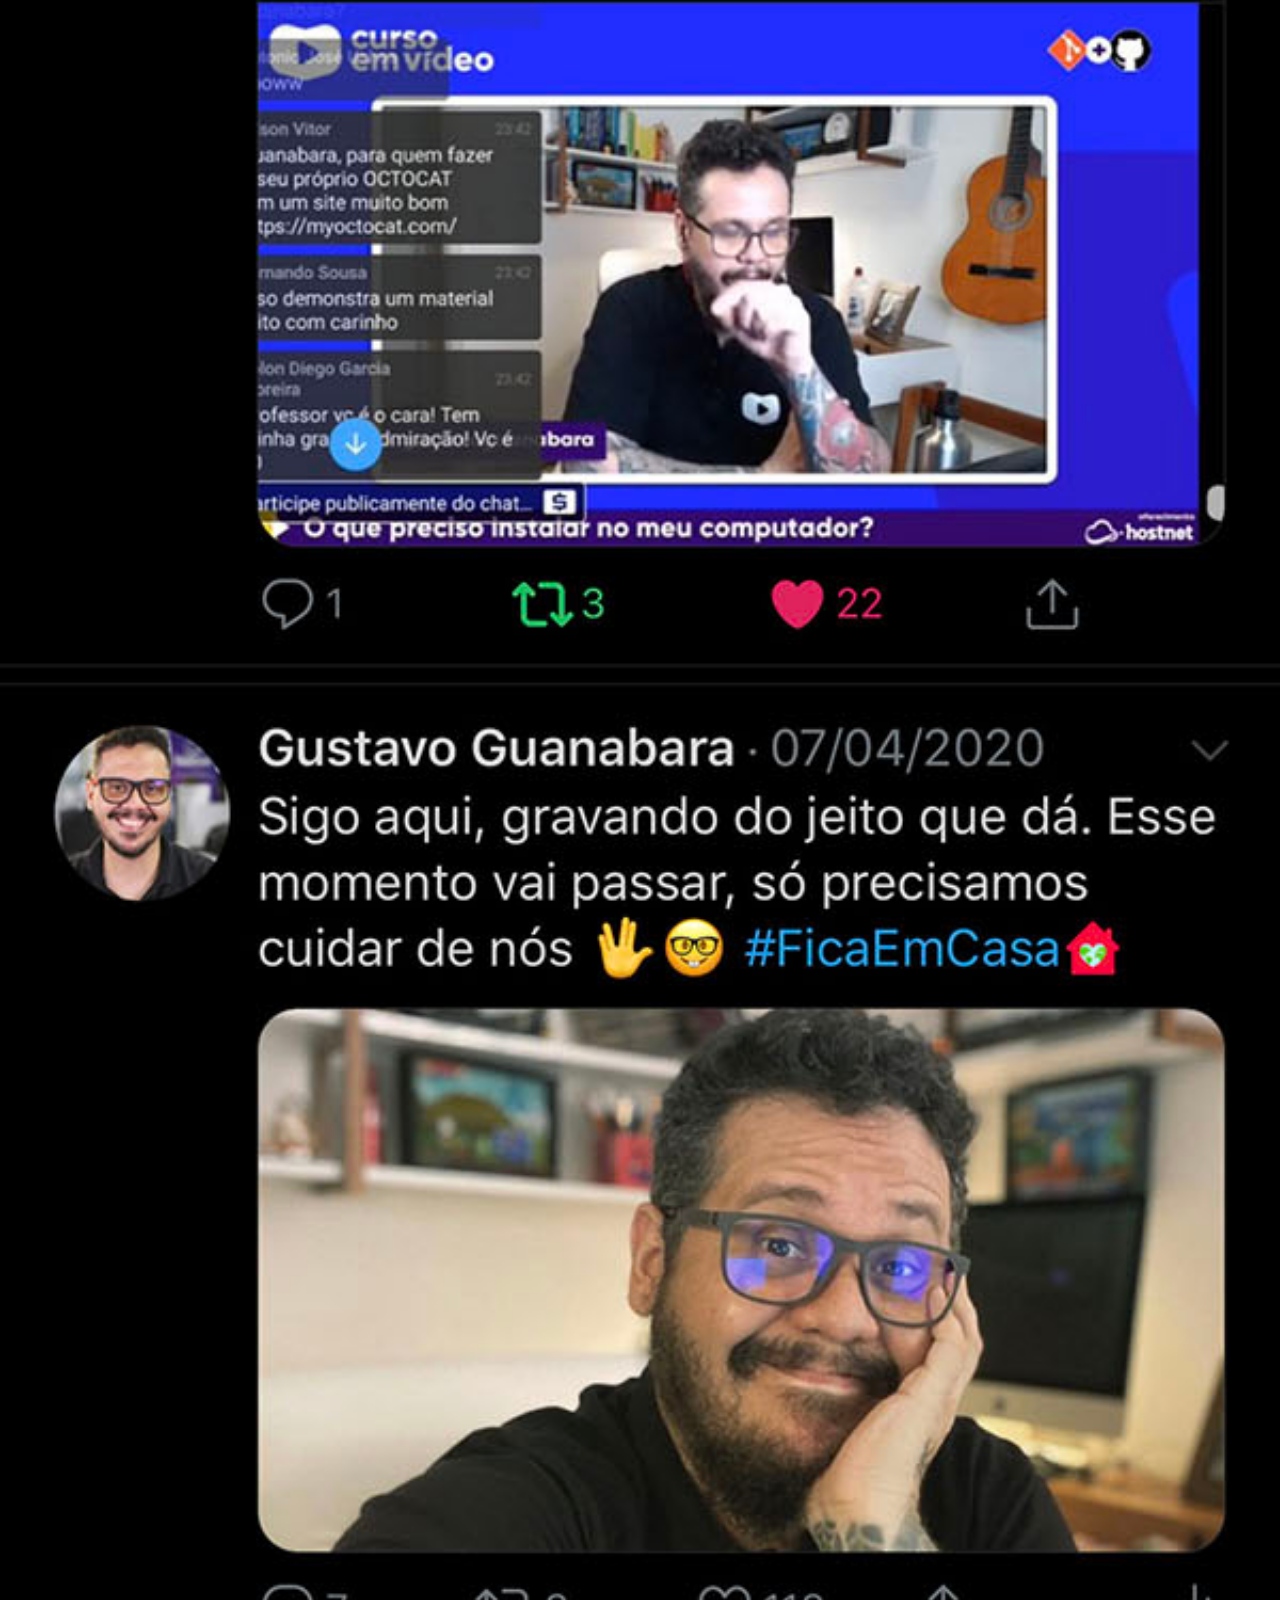
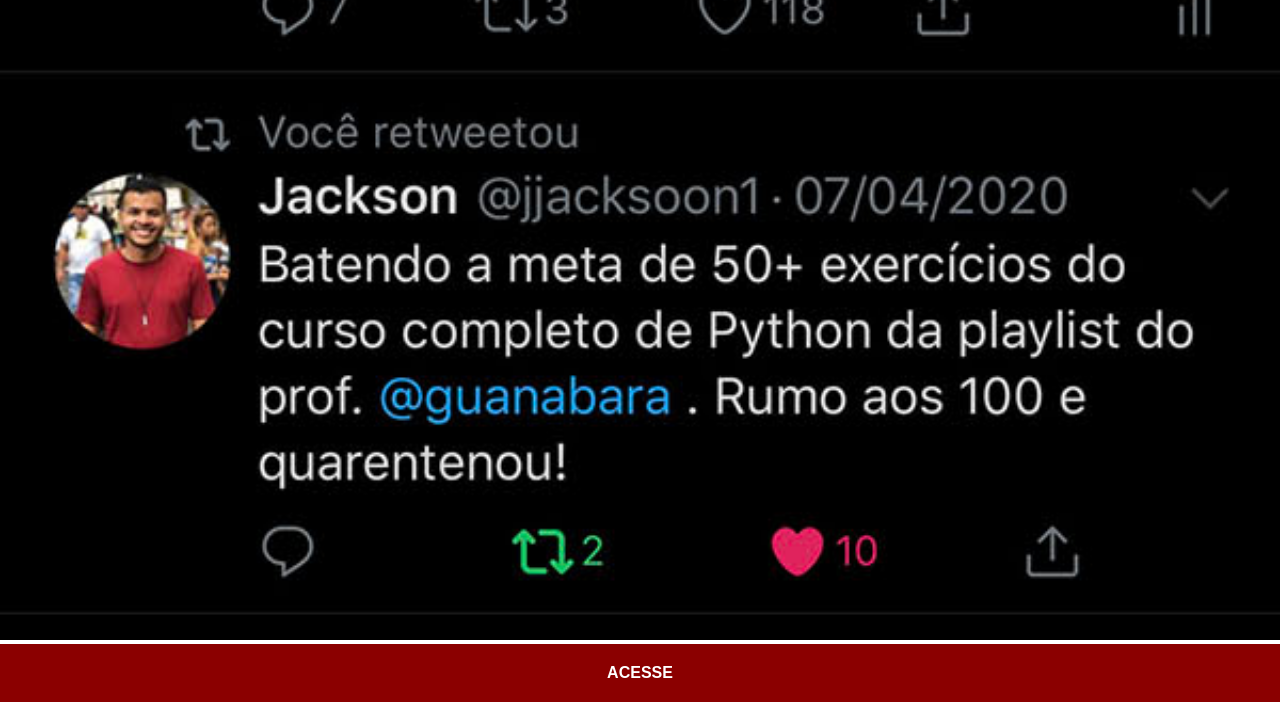
<file: projeto-social/twitter.html>
<!DOCTYPE html>
<html lang="ptbr">
<head>
    <meta charset="UTF-8">
    <meta http-equiv="X-UA-Compatible" content="IE=edge">
    <meta name="viewport" content="width=device-width, initial-scale=1.0">
    <title>Twitter</title>
    <link rel="stylesheet" href="estilos/social.css">
</head>
<body>
    <img src="imagens/tela-twitter.jpg" alt="Twitter">
    <a href="https://twitter.com/guanabara" target="_blank">ACESSE</a>
</body>
</html>
</file>
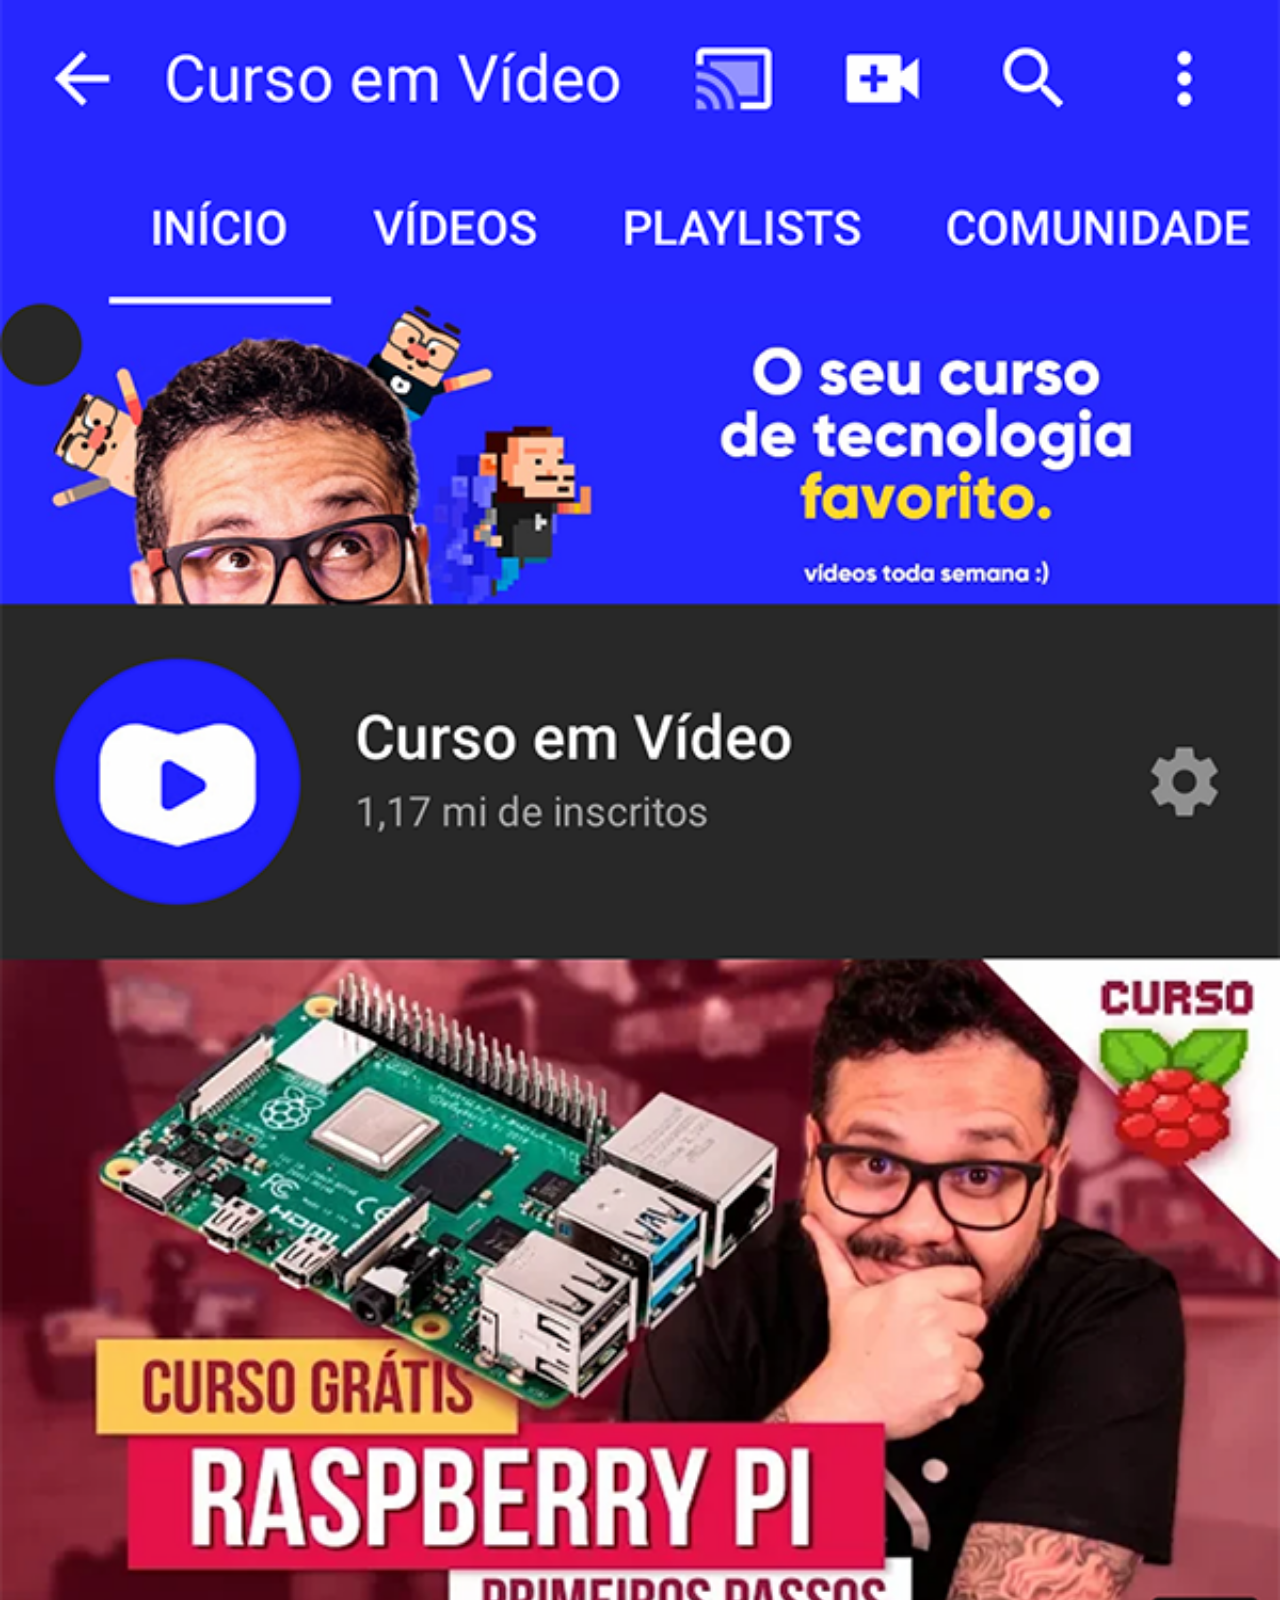
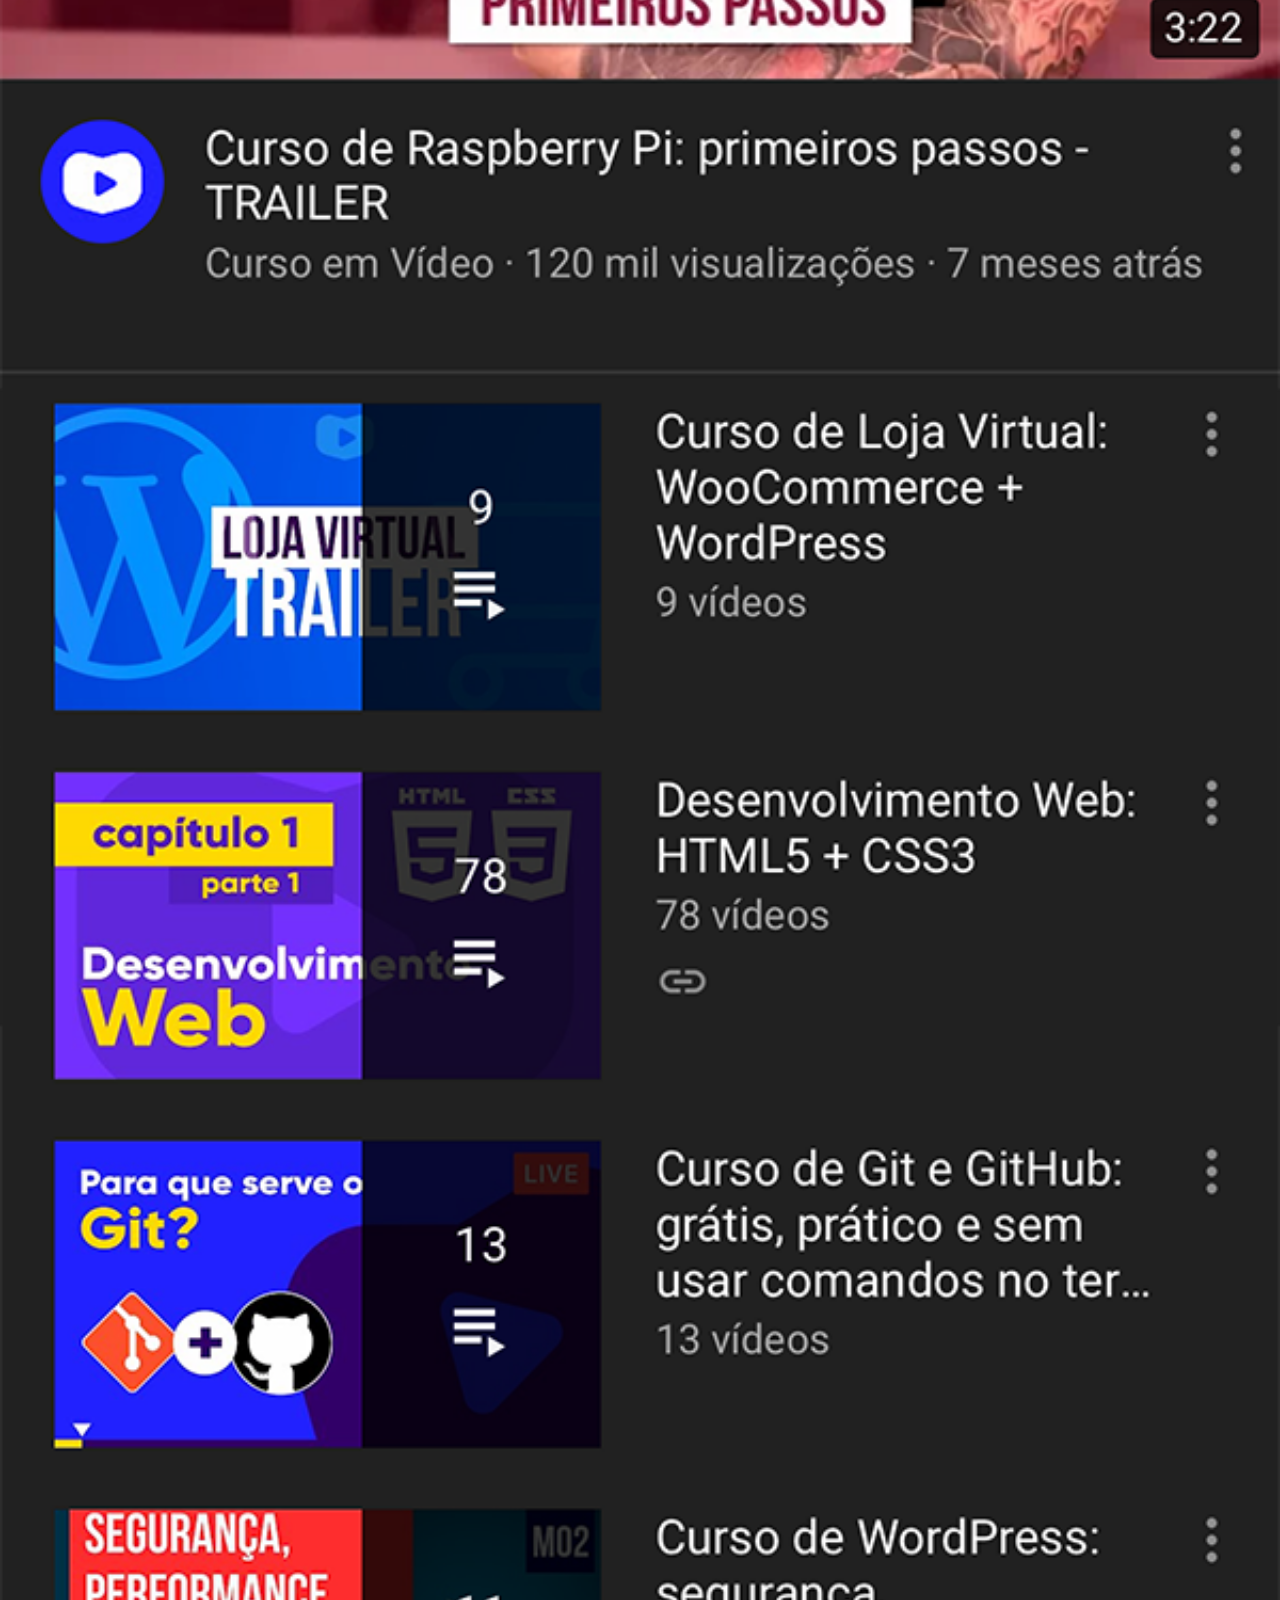
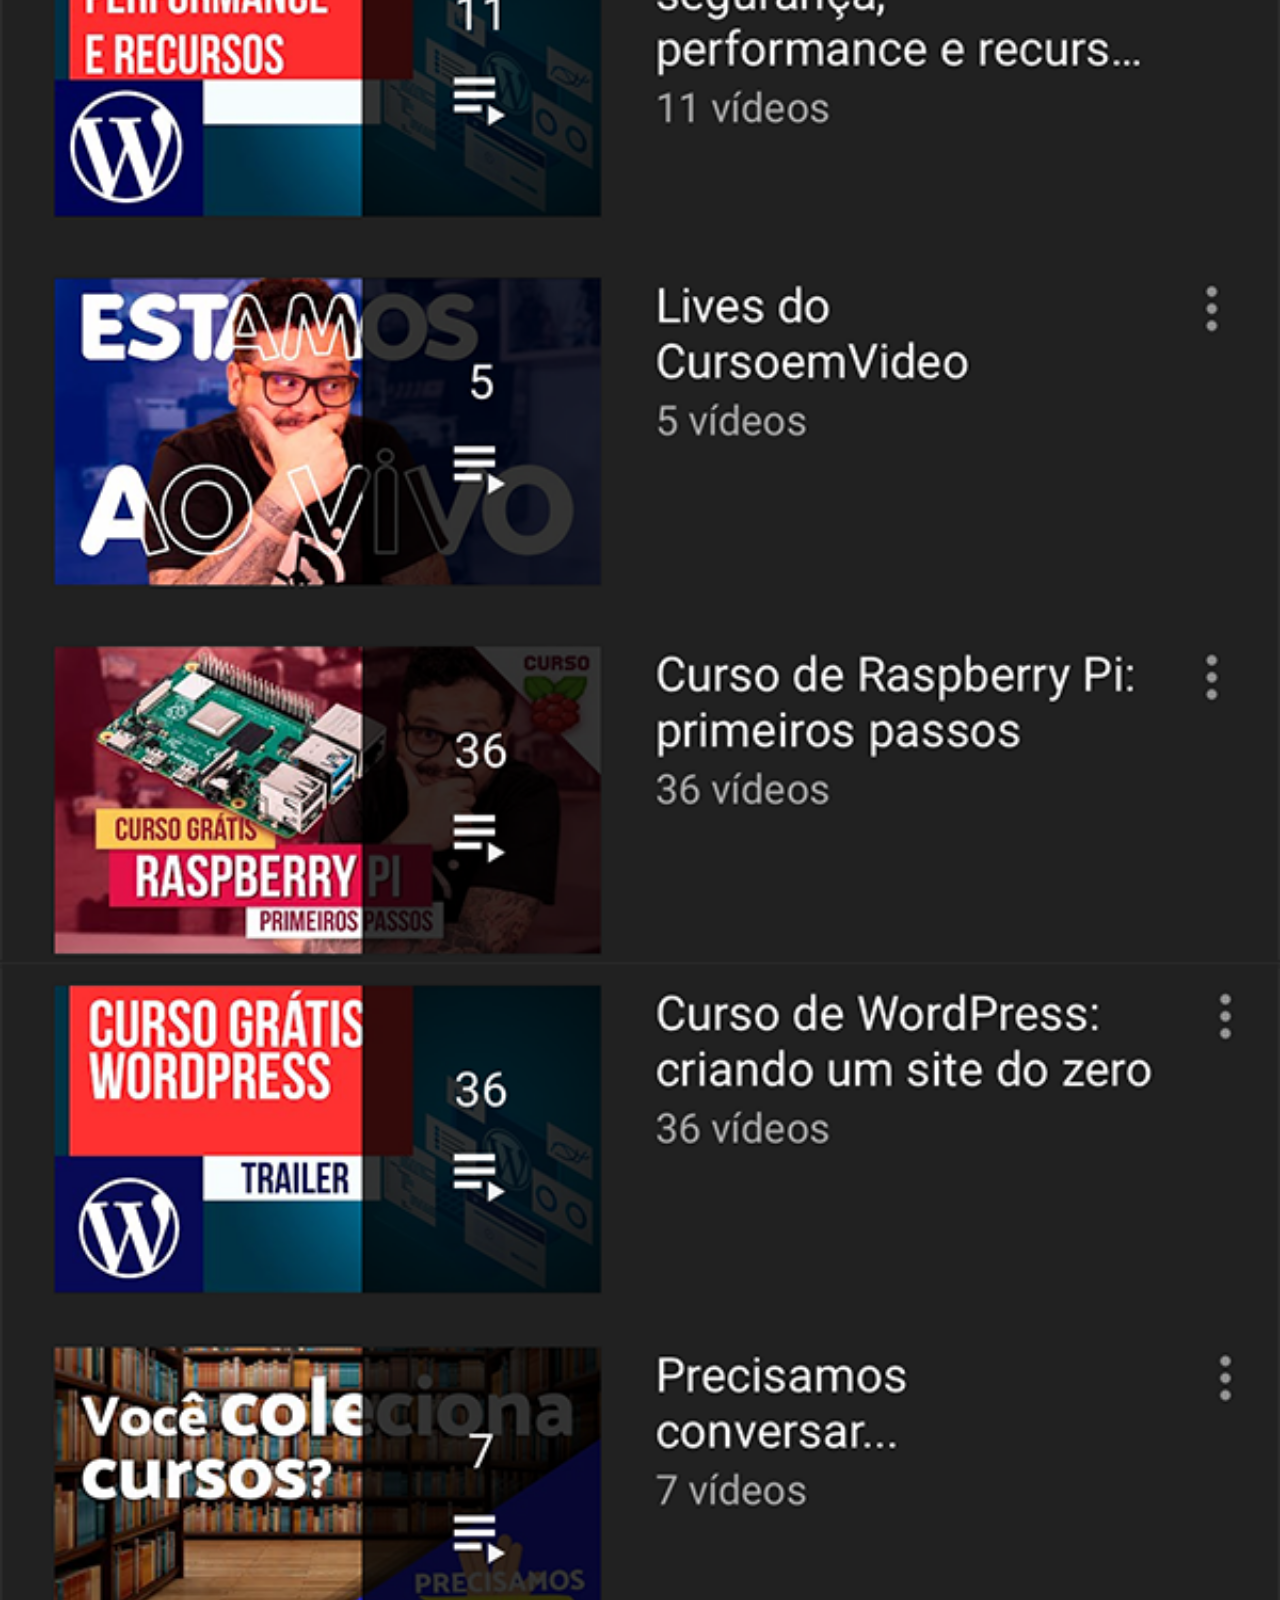
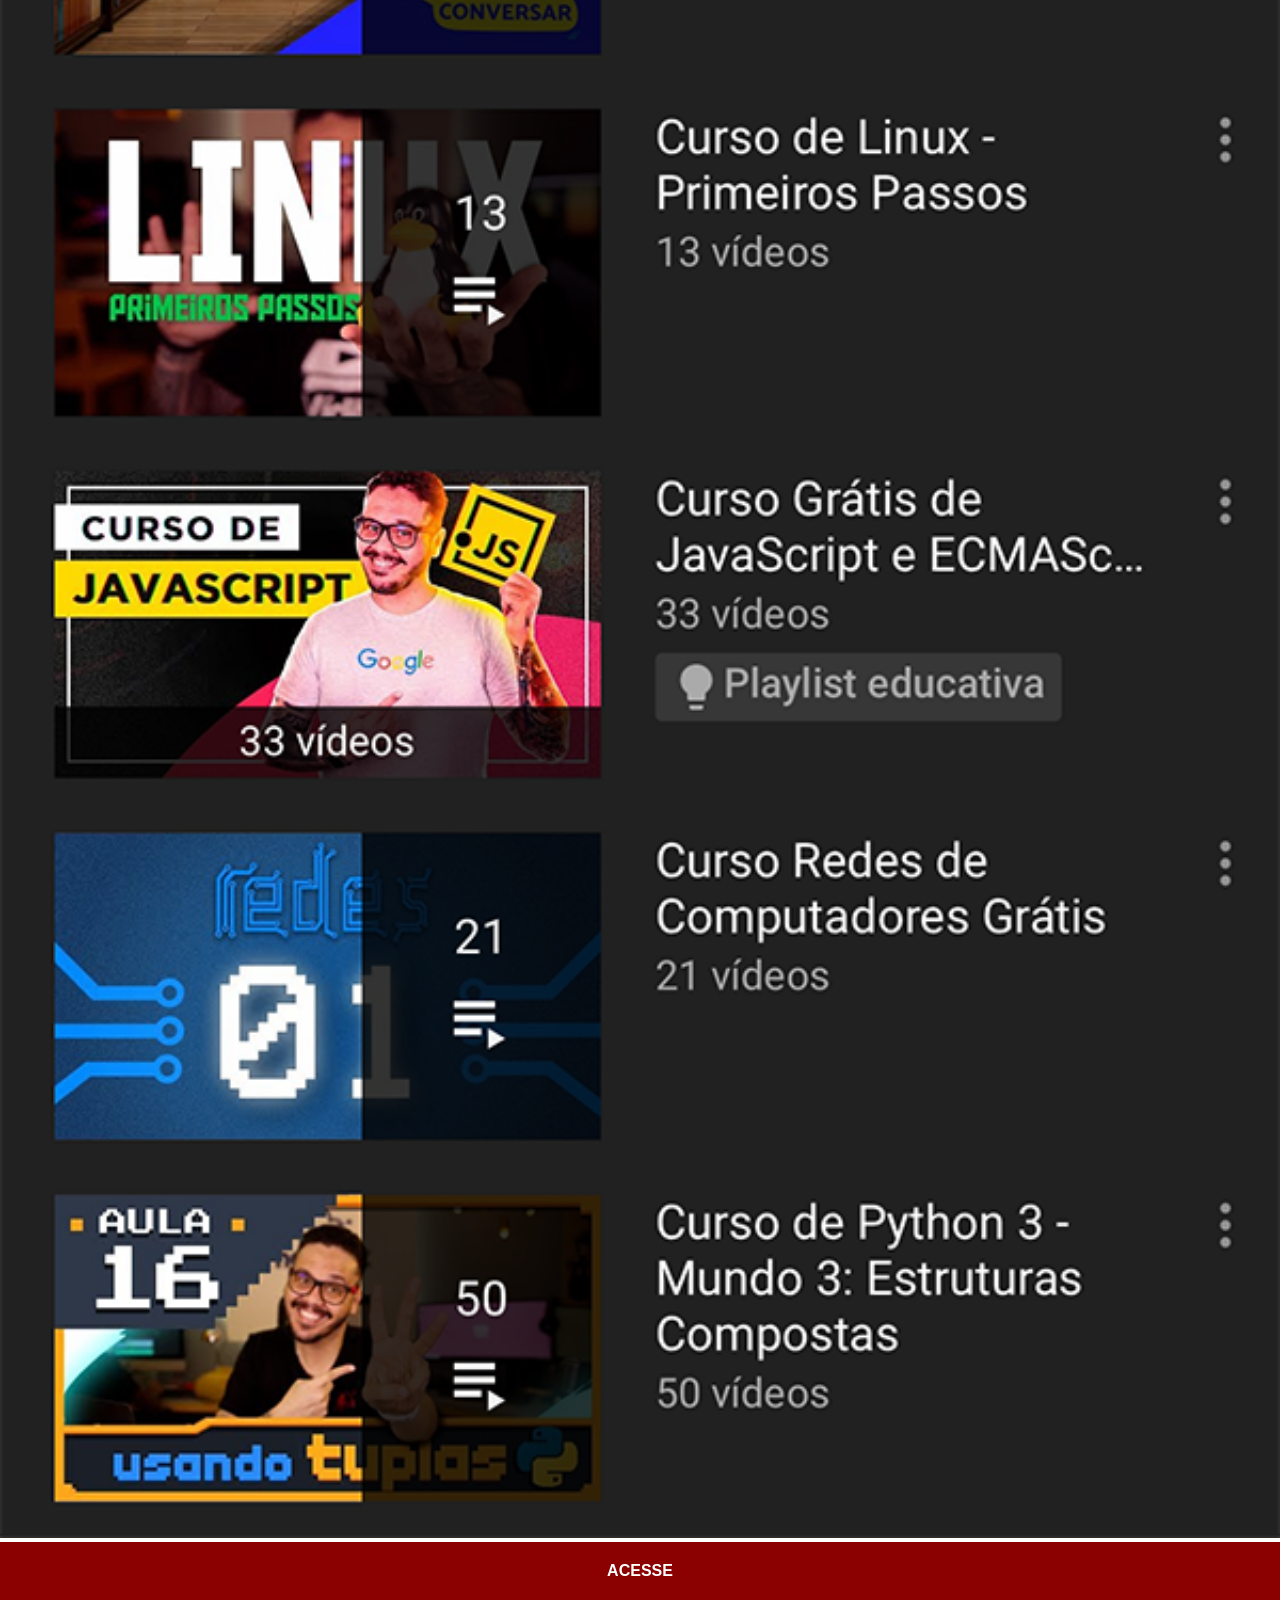
<file: projeto-social/youtube.html>
<!DOCTYPE html>
<html lang="ptbr">
<head>
    <meta charset="UTF-8">
    <meta http-equiv="X-UA-Compatible" content="IE=edge">
    <meta name="viewport" content="width=device-width, initial-scale=1.0">
    <title>Youtube</title>
    <link rel="stylesheet" href="estilos/social.css">
</head>
<body>
    <img src="imagens/tela-youtube.png" alt="Youtube">
    <a href="https://www.youtube.com/c/CursoemV%C3%ADdeo/playlists" target="_blank">ACESSE</a>
</body>
</html>
</file>
<file: aluramidi/css/estilos.css>
:root {
  --cinza: #aaa;
  --vermelha: #e93d50;
  --vermelha-escura: #af303f;
  --branca: #fff;
  --luz: rgb(229, 255, 0);
}

body {
  align-items: center;
  background: linear-gradient(45deg, #a7cfdf 0%,#23538a 100%);
  display: flex;
  justify-content: center;
  flex-direction: column;
  font-family: 'Montserrat', sans-serif;
  min-height: 100vh;
}

h1 {
  color: var(--branca);
  margin-bottom: 20px;
  font-size: 2rem;
}

.teclado {
  background: linear-gradient(to bottom, #eeeeee 0%,#cccccc 100%);
  box-shadow: 6px 8px 0 6px #666, 10px 10px 10px #000;
  border-radius: 30px;
  display: grid;
  gap: 10px;
  grid-template-columns: repeat(3, 1fr);
  padding: 10px;
}

.tecla {
  background-color: var(--branca);
  border-radius: 30px;
  box-shadow: 3px 3px 0 var(--cinza);
  color: var(--vermelha);
  cursor: pointer;
  height: 120px;
  font-size: 1.75em;
  font-weight: bold;
  line-height: 120px;
  text-align: center;
  width: 120px;
}

.tecla.ativa,
.tecla:active {
  background-color: var(--vermelha);
  border: 4px solid  var(--vermelha);
  box-shadow: 3px 3px 0 var(--vermelha-escura) inset;
  color: var(--branca);
  outline: none;
}

.tecla.focus,
.tecla:focus {
  outline: none;
  box-shadow: 1px 1px 10px var(--luz);
}

.tecla.active:focus,
.tecla:active:focus {
  box-shadow: 3px 3px 0 var(--vermelha-escura) inset, 1px 1px 10px var(--luz);
}
</file>
<file: one_piece/src/css/estilos.css>
body {
    background-color: #000000;
    overflow: hidden;
}

main::after {
    content: "";
    position: fixed;
    top: 0;
    left: 0;
    min-height: 100vh;
    width: 80vw;

    background: linear-gradient(-233deg, #000 40%, rgba(0, 0, 0, 0) 65%) no-repeat;
}

main .personagem {
    display: none;
    height: 100vh;
}

main .personagem.selecionado {
    display: block;
}

main .personagem .imagem {
    width: 100%;
    height: 100%;
    object-fit: cover;
}

.conteudo {
    position: absolute;
    top: 0;
    left: 120px;
    display: flex;
    flex-direction: column;
    justify-content: center;
    min-height: 100vh;
    max-width: 380px;
    z-index: 1;
}

.conteudo .nome-personagem {
    color: #ffffff;
    font-size: 48px;
    font-family: "Secular One";
    font-weight: 400;
    margin-bottom: 20px;
}

.conteudo .descricao {
    color: #ffffff;
    font-family: "Rubik";
    line-height: 24px;
}

.conteudo .logo {
    background-image: url("../imagens/one-piece-logo.png");
    background-size: cover;
    height: 100px;
    width: 230px;
    margin-bottom: 35px;
}

.botoes {
    position: fixed;
    top: 0;
    right: 0;
    display: flex;
    flex-direction: column;
    min-height: 100vh;
    width: 180px;
    justify-content: center;
    align-items: center;
    gap: 10px;
    background-color: rgba(0, 0, 0, 0.3);
}

.botoes .botao {
    border: none;
    background: #000000;
    cursor: pointer;
    border-radius: 50%;
}

.botoes .botao img {
    border-radius: 50%;
}

.botoes .botao.selecionado {
    transform: scale(1.2);
    box-shadow: 0 0 10px #D9D9D9;
}
</file>
<file: one_piece/src/css/responsivo.css>
@media (max-width: 769px) {
    main::after {
        background: linear-gradient(0deg, #000 20%, rgba(0, 0, 0, 0.00) 65%) no-repeat;
        width: 100vw;
    }

    main .personagem .imagem {
        height: 85%;
    }

    .conteudo {
        justify-content: flex-end;
        left: 0;
        top: -20%;
        max-width: 100vw;
        padding: 30px;
    }

    .conteudo .nome-personagem {
        font-size: 36px;
    }

    .conteudo .descricao {
        max-width: 500px;
    }

    .botoes {
        flex-direction: row;
        align-items: flex-end;
        width: 100%;
        padding: 30px;
    }

    .botoes .botao img {
        max-width: 60px;
    }
}

@media (max-width: 425px) {
    main .personagem .imagem {
        height: auto;
    }

    .conteudo .logo {
        width: 170px;
        height: 75px;
    }

    .conteudo {
        top: -30%;
    }

    .conteudo .nome-personagem {
        font-size: 24px;
    }

    .botoes {
        padding: 20px;
        top: -20%;
    }

    .botoes .botao img {
        max-width: 50px;
    }
}
</file>
<file: projeto-site-cordel/style.css>
@charset "UTF-8";

@import url('https://fonts.googleapis.com/css2?family=Sriracha&display=swap');

@import url('https://fonts.googleapis.com/css2?family=Passion+One&display=swap');

*{
  margin: 0px;
  padding: 0px;
  font-size: 1em;  
}

:root{
    --fonte1: Verdana, Geneva, Tahoma, sans-serif;
    --fonte2: 'Passion One', cursive;
    --fonte3: 'Sriracha', cursive;
}

body, html{
    min-height: 100vh;
    background-color: darkgrey;
    font-family: var(--fonte1);
}

header{
    background-color: black;
    color: aliceblue;
    text-align: center;
}

header > h1 {
    padding-top: 50px;
    font-variant: small-caps; /*Todas as letras em maiúscula porém as iniciais são maiores*/
    font-family: var(--fonte2);
    font-size: 10vw;
    
}

header > p {
    padding-bottom: 50px;
}

a {
    color: aliceblue;
    text-decoration: none;
    font-weight: bolder;
}

a:hover {
    text-decoration: underline;
}

section {
    padding-top: 10vh;
    padding-bottom: 10vh;
    font-family: var(--fonte3);
    font-size: 3.5vw;
    line-height: 2em; /*LINE-HEIGHT: espaçamento entre linhas */
    padding-left: 30px;
}

section > p {
    padding-bottom: 2em;
}

section.text {
    background-color: white;
    color: black;
}

section.image {
    background-color: rgb(70, 70, 70);
    color: aliceblue;
    box-shadow: inset 6px 6px 13px 0px rgba(0, 0, 0, 0.541); /*sombra pra dentro*/
    background-size: cover;
    background-attachment: fixed; /*com as imagens pequenas e aparecendo 100% nas
    divs, o bg-attachment: fixed serve pra no rolamento as imagens ficarem paradas, causando o efeito paralaxe*/
}

section.image > p {
    display: inline-block; /*tamanho da div se adapta a tela*/
    padding: 5px;
    background-color: rgba(0, 0, 0, 0.526);
    text-shadow: 1px 1px 0px black; /*vertical lateral espalhamento e cor*/
}

.image#img01 {
    background-image: url('imagens/background001.jpg');
    background-position: right center;
    
}

.image#img02 {
    background-image: url('imagens/background002.jpg');
    background-position: right ;
    
}

footer{
    background-color: black;
    color: aliceblue;
    text-align: center;
    padding: 10px;
}
</file>
<file: projeto-social/estilos/style.css>
@charset "UTF-8";

*{
    margin: 0px;
    padding: 0px;
    font-family: Arial, Helvetica, sans-serif;
}

body,html{
    width: 100vw;
    height: 100vh;
}


body {
    display: block;
    background: url('../imagens/fundo-madeira.jpg') no-repeat top center;
    background-size: cover;
    background-attachment: fixed;
}

main{
    height: 100vh;
    position: relative;
}

section{
    display: block;
}

section#celular{
    position: absolute;
    top: 50%;
    left: 50%;
    transform: translate(-50%, -50%);
    height: 627px;
    width: 311px;
    background: url('../imagens/frame-iphone.png') no-repeat;
}

iframe#tela {
    position: relative;
    top: 80px;
    left: 21.5px;
    width: 269px;
    height: 472px;
}

section#redes{
    text-align: right;
}

section#redes img{
    width: 50px;
    margin: 10px;
    border-radius: 50%;
    box-shadow: 2px 2px 5px rgba(0, 0, 0, 0.442);
    box-sizing: border-box;
}

section#redes img:hover {
    border: 2px solid rgba(255, 255, 255, 0.668);
    transform: translate(-3px, -3px);
    box-shadow: 5px 5px 10px rgba(0, 0, 0, 0.616);
    transition: transform .3s, border 1s;
}
</file>
<file: analisador de números/parteestilo copy.css>
body {
    background: rgb(0, 83, 128);
    font: normal 15pt arial;
}
header {
    color:aliceblue;
    text-align: center;

}
section {
    background: white;
    border-radius: 30px; /* arredonda a borda da section */
    padding: 20px; /*distancia a borda do texto */
    width: 500px; /*largura da section*/
    margin: auto; /*move a section pela pagina. pra facilitar use AUTO*/
    box-shadow: 10px 10px 10px rgba(114, 5, 47, 0.507); /*sombra na section*/
}

select{
    width: 150px;
}
footer {
    color:aliceblue;
    text-align: center;
    font-style: italic;


}
</file>
<file: contador com passos js/style copy.css>
body {
    background: rgb(112, 206, 104);
    font: normal 15pt arial;

}

header {
    color: white;
    text-align: center;

}

section {
    background: white;
    border-radius: 10px;
    padding: 15px;
    width: 500px;
    margin:auto;
    box-shadow: 5px 5px 10px rgba(0, 0, 0, 0.36);

}

footer{
    color: white;
    text-align: center;
    font-style: italic;
    
}
</file>
<file: ex015 verificador de idade/style.css>
body {
    background:  rgb(39, 199, 220);
    font: normal 15pt arial;

}

header {
    color: white;
    text-align: center;

}

section {
    background: white;
    border-radius: 10px;
    padding: 15px;
    width: 500px;
    margin:auto;
    box-shadow: 5px 5px 10px rgba(0, 0, 0, 0.36);

}

footer{
    color: white;
    text-align: center;
    font-style: italic;
    
}
</file>
<file: ex017 calculadora/style copy.css>
body {
    background: rgb(101, 118, 97);
    font: normal 15pt arial;

}

header {
    color: white;
    text-align: center;

}

section {
    background: white;
    border-radius: 10px;
    padding: 15px;
    width: 500px;
    margin:auto;
    box-shadow: 5px 5px 10px rgba(0, 0, 0, 0.36);

}

footer{
    color: white;
    text-align: center;
    font-style: italic;
    
}
</file>
<file: ex1 pag dinamica relogio/parteestilo.css>
body {
    background: rgb(0, 83, 128);
    font: normal 15pt arial;
}
header {
    color:aliceblue;
    text-align: center;

}
section {
    background: white;
    border-radius: 30px; /* arredonda a borda da section */
    padding: 20px; /*distancia a borda do texto */
    width: 400px; /*largura da section*/
    margin: auto; /*move a section pela pagina. pra facilitar use AUTO*/
    box-shadow: 10px 10px 10px rgba(114, 5, 47, 0.507); /*sombra na section*/
}
div{
    text-align: center;
}
footer {
    color:aliceblue;
    text-align: center;
    font-style: italic;


}
</file>
<file: projeto-social/estilos/social.css>
@charset "UTF-8";

*{
    margin: 0px;
    padding: 0px;
    font-family: Arial, Helvetica, sans-serif;
}
 img{
    width:100vw;

}
::-webkit-scrollbar {
    width: 0px;
    height: 0px;
}

a{
    display: block;
    background-color: darkred;
    color: white;
    padding: 20px;
    text-align: center;
    font-weight: bolder;
    text-decoration: none;
}

a:hover {
    background-color: red;
}
</file>
